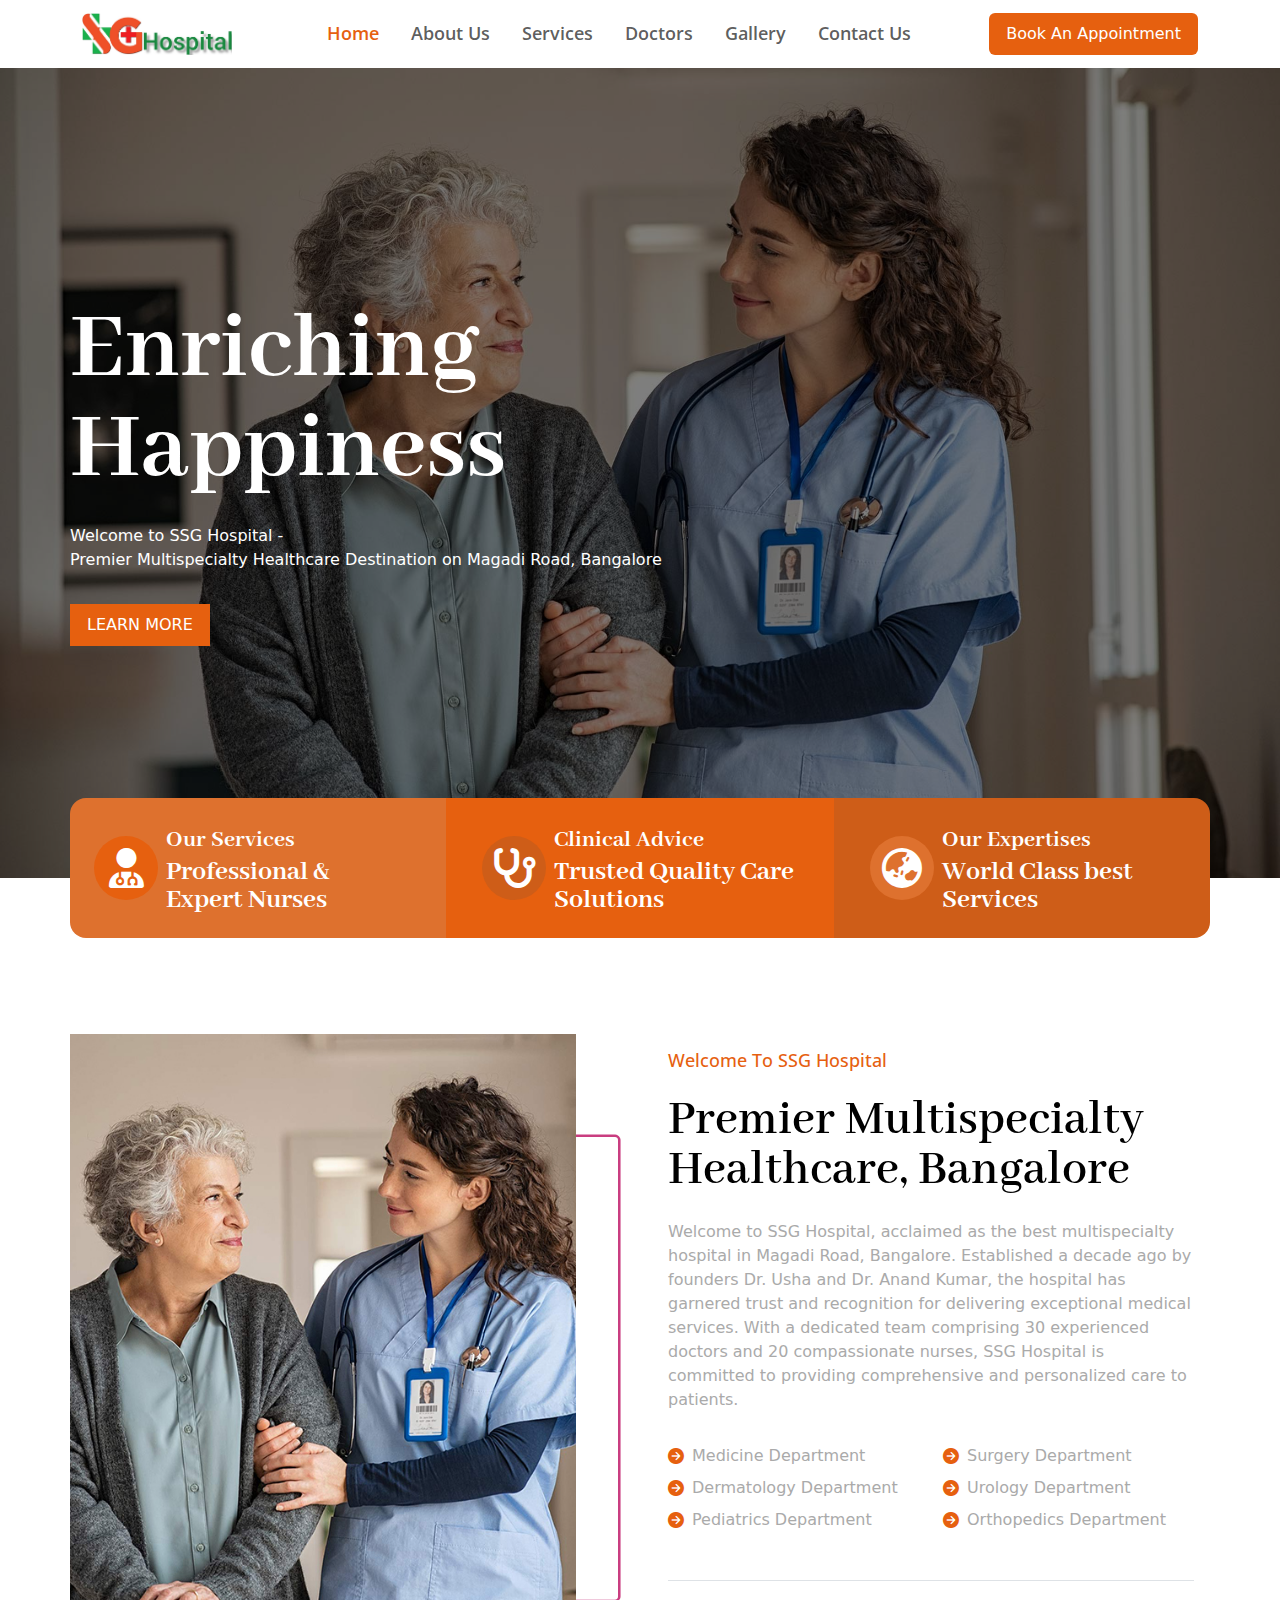
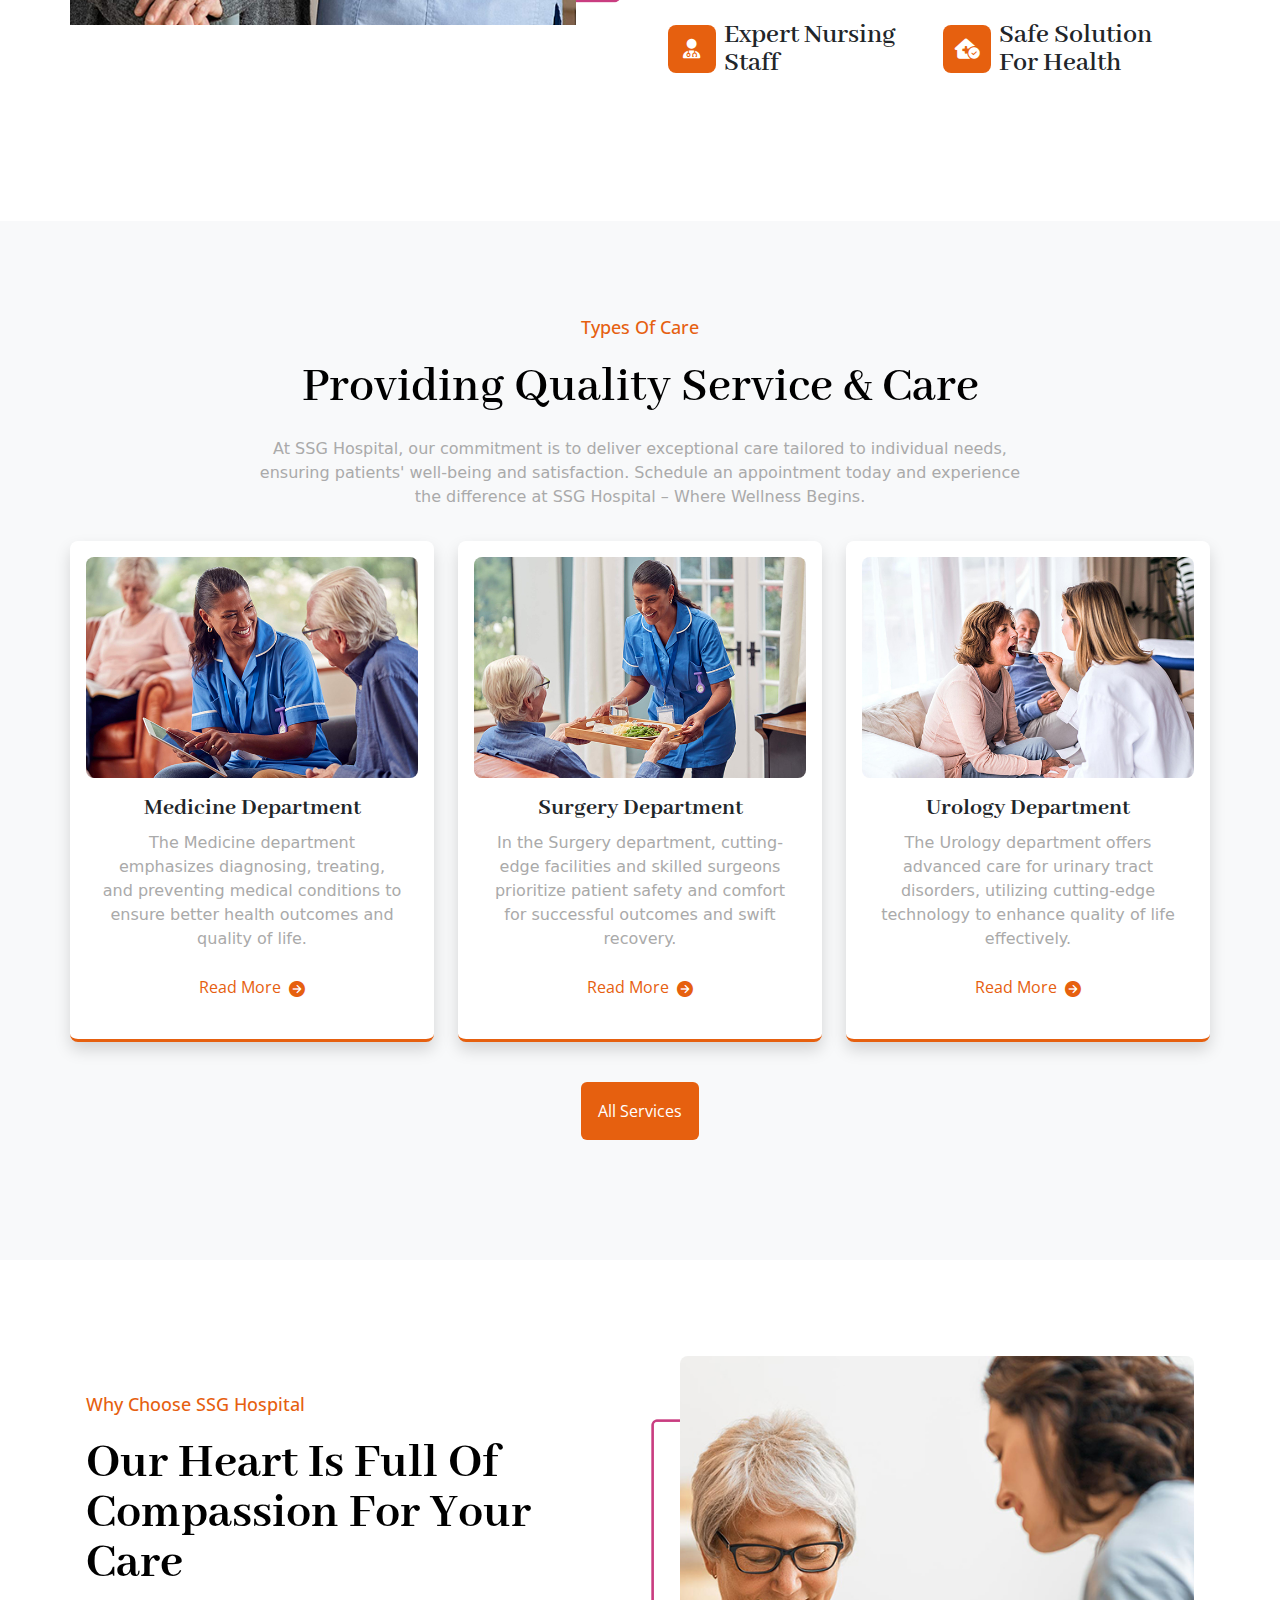
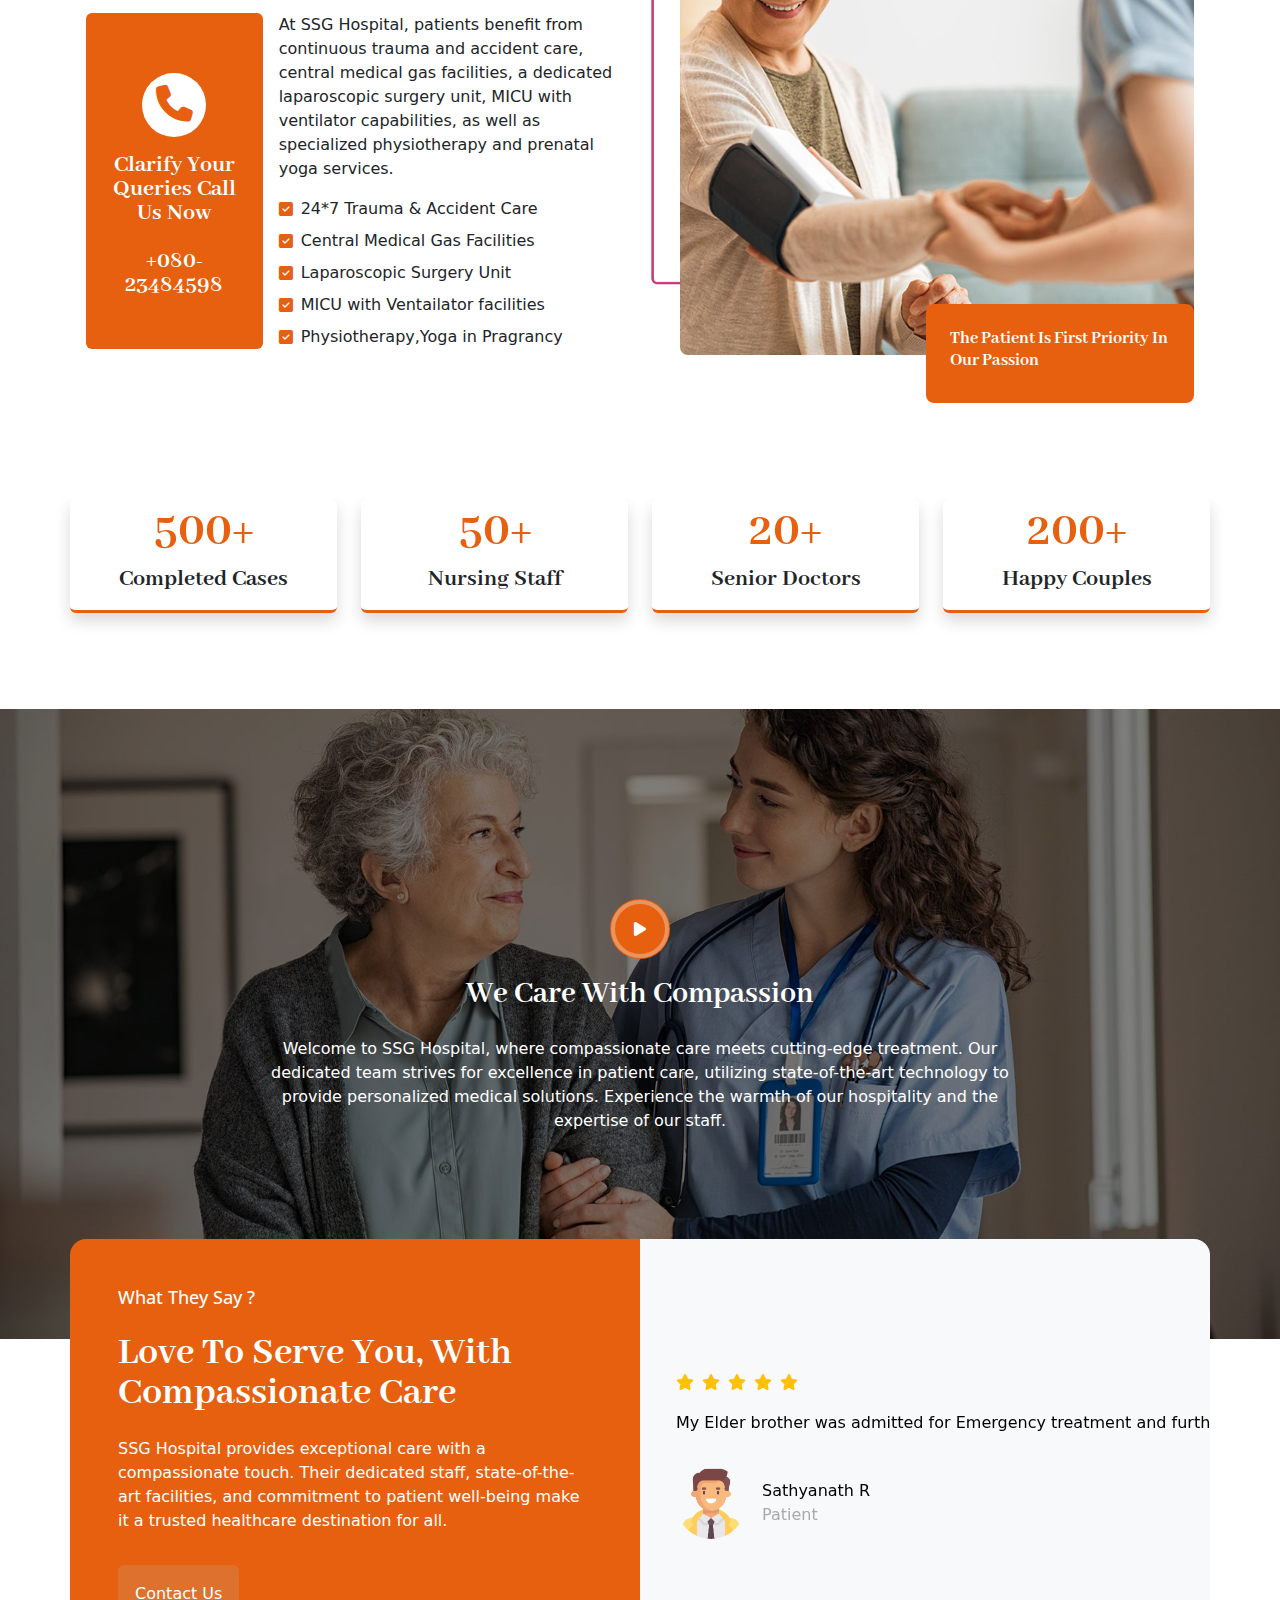
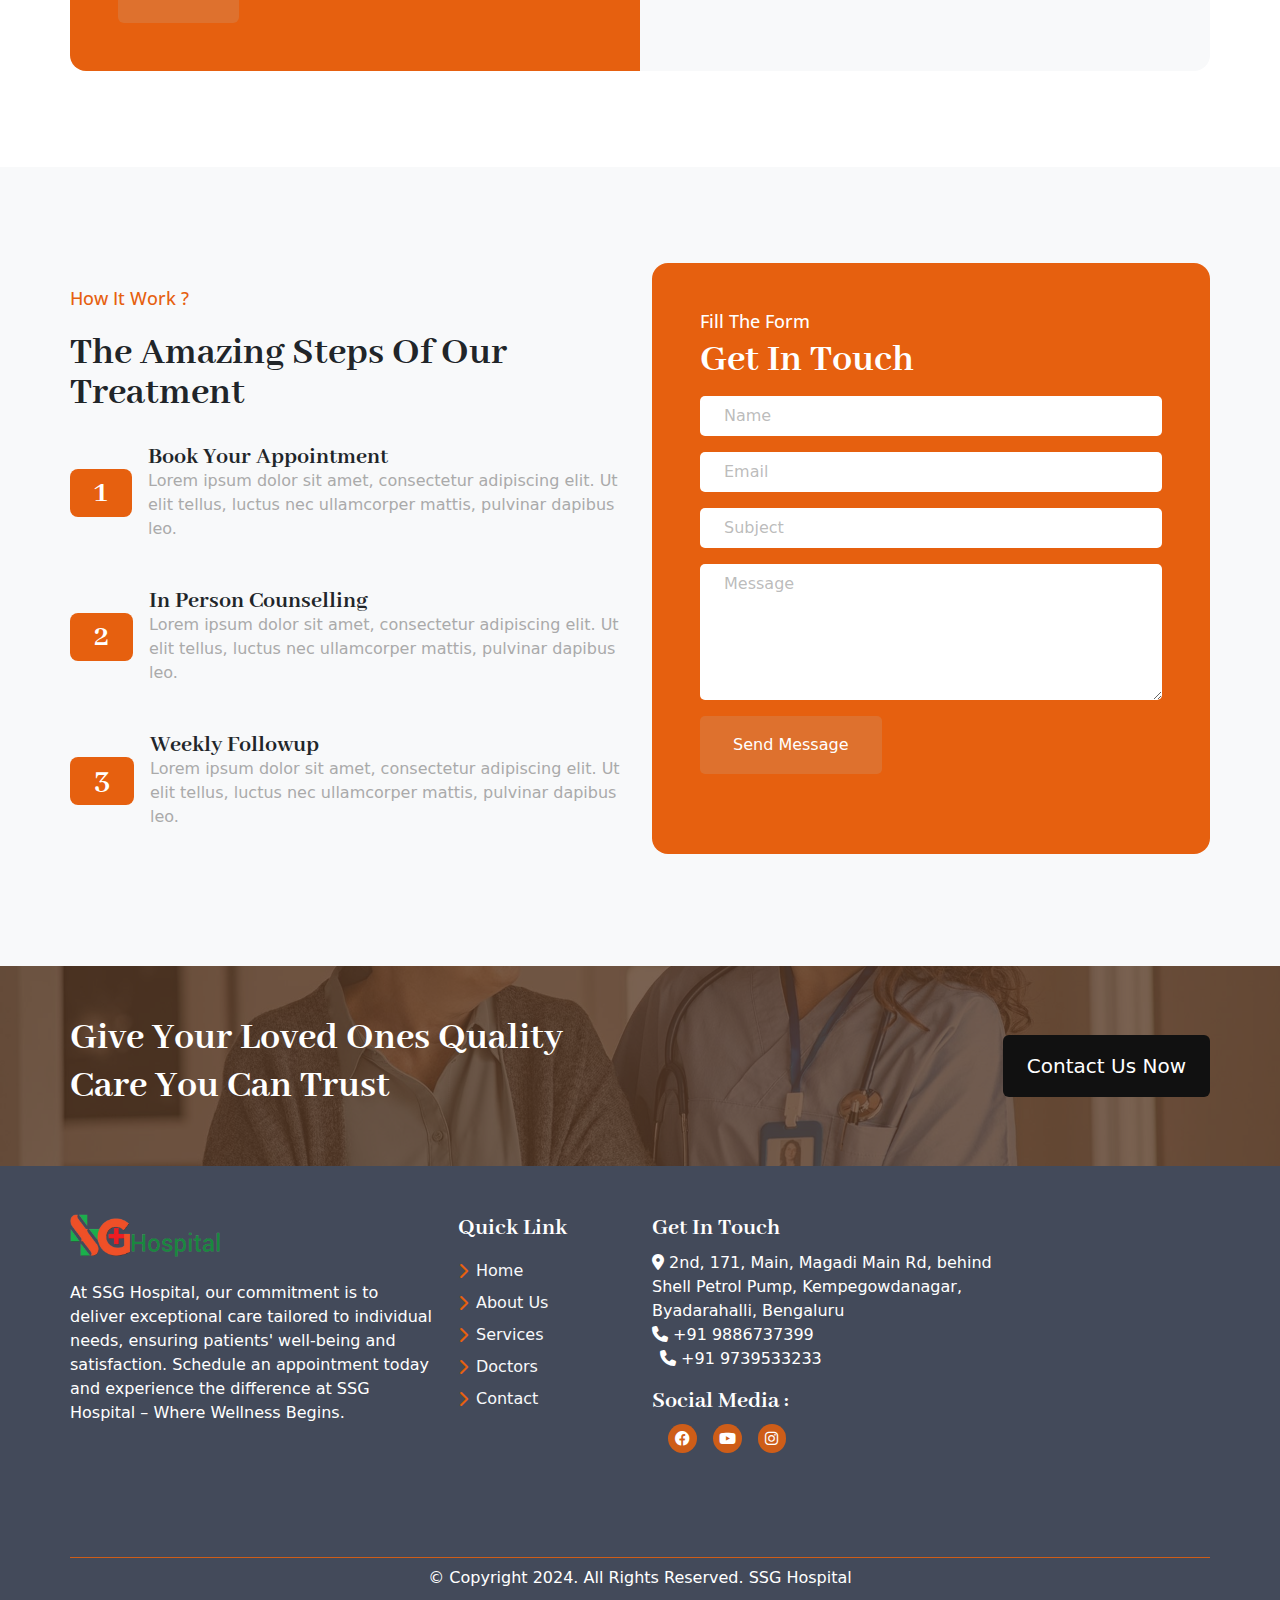
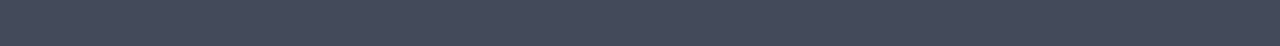
<file: index.html>
<!DOCTYPE html>
<html lang="en">

<head>
    <meta charset="UTF-8">
    <meta name="viewport" content="width=device-width, initial-scale=1.0">
    <link rel="icon" type="image/png" href="image/favicon-32x32.png">
    <!-- Stylesheet -->
    <link href="css/vendor/bootstrap.min.css" rel="stylesheet">
    <link rel="stylesheet" href="css/vendor/fontawesome.css">
    <link rel="stylesheet" href="css/vendor/brands.css">
    <link rel="stylesheet" href="css/vendor/regular.css">
    <link rel="stylesheet" href="css/vendor/solid.css">
    <link rel="stylesheet" href="css/vendor/swiper-bundle.min.css">
    <link rel="stylesheet" href="css/style.css">
    <title>SSG Hospital</title>
</head>

<body>
    <script src="js/vendor/bootstrap.bundle.min.js"></script>
    <script src="js/vendor/jquery.min.js"></script>
    <script src="js/vendor/swiper-bundle.min.js"></script>
    <script src="js/script.js"></script>
    <script src="js/swiper-script.js"></script>
    <script src="js/submit-form.js"></script>
    <script src="js/vendor/isotope.pkgd.min.js"></script>

    <!-- Header -->
    <section class="sticky-top bg-white">
        <div class="r-container">
            <nav class="navbar navbar-expand-lg">
                <div class="container-fluid">
                    <a class="navbar-brand" href="#">
                        <div class="logo-container">
                            <img src="image/logo.jpg" alt="" class="img-fluid">
                        </div>
                    </a>
                    <button class="navbar-toggler accent-color border-0" type="button" data-bs-toggle="collapse"
                        data-bs-target="#navbarSupportedContent" aria-controls="navbarSupportedContent"
                        aria-expanded="false" aria-label="Toggle navigation">
                        <i class="fa-solid fa-bars-staggered"></i>
                    </button>
                    <div class="collapse navbar-collapse" id="navbarSupportedContent">
                        <ul class="navbar-nav mx-auto mb-2 mb-lg-0 font-2 fw-semibold gap-lg-3">
                            <li class="nav-item">
                                <a class="nav-link active" aria-current="page" href="index.html">Home</a>
                            </li>
                            <li class="nav-item">
                                <a class="nav-link" href="about_us.html">About Us</a>
                            </li>
                            <li class="nav-item">
                                <a class="nav-link" href="service.html">Services</a>
                            </li>
                            <li class="nav-item">
                                <a class="nav-link" href="team.html">Doctors</a>
                            </li>
                            <li class="nav-item">
                                <a class="nav-link" href="gallery.html">Gallery</a>
                            </li>
                            <li class="nav-item">
                                <a class="nav-link" href="contact.html">Contact Us</a>
                            </li>
                        </ul>
                        <a href="tel:+91 9886737399" type="button" class="btn button bg-accent-color" type="submit">Book
                            An
                            Appointment</a>
                    </div>
                </div>
            </nav>
        </div>
    </section>
    <!-- End  of Header -->

    <main>
        <!-- Banner -->
        <section class="section image-infinite-bg position-relative"
            style="background-size: cover; background-position: center ;padding: 15em 1em 15em 1em;"
            data-images='["image/dummy-img-1920x900.jpg" , "image/dummy-img-1920x900.jpg"]'>
            <div class="r-container h-100">
                <div class="image-overlay"></div>
                <div class="d-flex flex-column justify-content-center gap-3 h-100 position-relative"
                    style="max-width: 768px; z-index: 2;">
                    <h1 class="text-title text-white fw-bold font-1 lh-1">Enriching <br> Happiness</h1>
                    <p class="text-white f-18 text-font">Welcome to SSG Hospital - <br>Premier Multispecialty Healthcare
                        Destination on Magadi Road, Bangalore
                    </p>
                    <div>
                        <a type="button" href="about_us.html" class="btn bg-accent-color text-font rounded-0">LEARN
                            MORE</a>
                    </div>
                </div>
            </div>
        </section>

        <section class="position-relative" style="margin-top: -80px;">
            <div class="r-container px-lg-0 px-4">
                <div class="overflow-hidden rounded-4">
                    <div class="row row-cols-1 row-cols-lg-3">
                        <div class="col bg-accent-color-1 text-white">
                            <div class="d-flex flex-row gap-2 align-items-center  p-4">
                                <div class="rounded-circle bg-accent-color icon-box">
                                    <i class="fa-solid fa-user-doctor"></i>
                                </div>
                                <div class="d-flex flex-column">
                                    <span class="fw-bold font-1 fs-4">Our Services</span>
                                    <span class="fw-bold font-1 fs-3 lh-1">
                                        Professional & Expert Nurses
                                    </span>
                                </div>
                            </div>
                        </div>
                        <div class="col bg-accent-color text-white ">
                            <div class="d-flex flex-row gap-2 align-items-center  p-4">
                                <div class="rounded-circle bg-accent-color-2 icon-box">
                                    <i class="fa-solid fa-stethoscope"></i>
                                </div>
                                <div class="d-flex flex-column">
                                    <span class="fw-bold font-1 fs-4">Clinical Advice</span>
                                    <span class="fw-bold font-1 fs-3 lh-1">
                                        Trusted Quality Care Solutions
                                    </span>
                                </div>
                            </div>
                        </div>
                        <div class="col bg-accent-color-2 text-white">
                            <div class="d-flex flex-row gap-2 align-items-center  p-4">
                                <div class="rounded-circle bg-accent-color-1 icon-box">
                                    <i class="fa-solid fa-earth-asia"></i>
                                </div>
                                <div class="d-flex flex-column">
                                    <span class="fw-bold font-1 fs-4">Our Expertises</span>
                                    <span class="fw-bold font-1 fs-3 lh-1">
                                        World Class best Services
                                    </span>
                                </div>
                            </div>
                        </div>
                    </div>
                </div>
            </div>
        </section>

        <!-- Welcome To Seniorsy -->
        <section class="section">
            <div class="r-container">
                <div class="row row-cols-1 row-cols-lg-2">
                    <div class="col mb-3 pe-lg-3 position-relative">
                        <div class="overlay right"></div>
                        <div class="position-relative pe-5">
                            <img src="image/home/overviewimg.jpg" alt="" class="img-fluid" style="z-index: -2;">
                        </div>
                    </div>
                    <div class="col mb-3">
                        <div class="d-flex flex-column gap-3 p-3">
                            <h6 class="accent-color font-2 ">Welcome To SSG Hospital</h6>
                            <h3 class="text-black font-1 lh-1 fw-semibold">Premier Multispecialty Healthcare, Bangalore
                            </h3>
                            <p class="text-gray">
                                Welcome to SSG Hospital, acclaimed as the best multispecialty hospital in Magadi Road,
                                Bangalore. Established a decade ago by founders Dr. Usha and Dr. Anand Kumar, the
                                hospital has garnered trust and recognition for delivering exceptional medical services.
                                With a dedicated team comprising 30 experienced doctors and 20 compassionate nurses, SSG
                                Hospital is committed to providing comprehensive and personalized care to patients.
                            </p>
                            <div class="row row-cols-2">
                                <div class="col mb-2">
                                    <div class="d-flex flex-row gap-2 align-items-center">
                                        <i class="fa-solid fa-circle-arrow-right accent-color"></i>
                                        <span class="text-gray">Medicine Department</span>
                                    </div>
                                </div>
                                <div class="col mb-2">
                                    <div class="d-flex flex-row gap-2 align-items-center">
                                        <i class="fa-solid fa-circle-arrow-right accent-color"></i>
                                        <span class="text-gray">Surgery Department</span>
                                    </div>
                                </div>
                                <div class="col mb-2">
                                    <div class="d-flex flex-row gap-2 align-items-center">
                                        <i class="fa-solid fa-circle-arrow-right accent-color"></i>
                                        <span class="text-gray">Dermatology Department
                                        </span>
                                    </div>
                                </div>
                                <div class="col mb-2">
                                    <div class="d-flex flex-row gap-2 align-items-center">
                                        <i class="fa-solid fa-circle-arrow-right accent-color"></i>
                                        <span class="text-gray">Urology Department</span>
                                    </div>
                                </div>
                                <div class="col mb-2">
                                    <div class="d-flex flex-row gap-2 align-items-center">
                                        <i class="fa-solid fa-circle-arrow-right accent-color"></i>
                                        <span class="text-gray">Pediatrics Department</span>
                                    </div>
                                </div>
                                <div class="col mb-2">
                                    <div class="d-flex flex-row gap-2 align-items-center">
                                        <i class="fa-solid fa-circle-arrow-right accent-color"></i>
                                        <span class="text-gray">Orthopedics Department
                                        </span>
                                    </div>
                                </div>
                            </div>
                            <div class="my-4 border-bottom w-100"></div>
                            <div class="row row-cols-1 row-cols-lg-2">
                                <div class="col mb-3">
                                    <div
                                        class="d-flex flex-lg-row flex-column justify-content-lg-start align-items-center gap-2 justify-content-center">
                                        <div class="bg-accent-color text-white rounded-3 icon-box"
                                            style="font-size: 20px; width: 3rem; height: 3rem;">
                                            <i class="fa-solid fa-user-doctor"></i>
                                        </div>
                                        <span class="font-1 fs-3 lh-1 fw-semibold">Expert Nursing Staff</span>
                                    </div>
                                </div>
                                <div class="col mb-3">
                                    <div
                                        class="d-flex flex-lg-row flex-column justify-content-lg-start align-items-center gap-2 justify-content-center">
                                        <div class="bg-accent-color text-white rounded-3 icon-box"
                                            style="font-size: 20px; width: 3rem; height: 3rem;">
                                            <i class="fa-solid fa-house-medical-circle-check"></i>
                                        </div>
                                        <span class="font-1 fs-3 lh-1 fw-semibold">Safe Solution For Health</span>
                                    </div>
                                </div>
                            </div>
                        </div>
                    </div>
                </div>
            </div>
        </section>

        <!-- Types Of Care -->
        <section class="section bg-light">
            <div class="r-container">
                <div class="d-flex flex-column gap-3 justify-content-center text-center">
                    <h6 class="accent-color font-2 ">Types Of Care</h6>
                    <h3 class="text-black font-1 lh-1 fw-semibold">Providing Quality Service & Care</h3>
                    <p class="text-gray mx-auto" style="max-width: 768px;">
                        At SSG Hospital, our commitment is to deliver exceptional care tailored to individual needs,
                        ensuring patients' well-being and satisfaction. Schedule an appointment today and experience the
                        difference at SSG Hospital – Where Wellness Begins.
                    </p>
                    <div class="row row-cols-1 row-cols-lg-3">
                        <div class="col">
                            <div class="card p-3 with-border-bottom border-0 shadow rounded-3">
                                <img src="image/services/ser1.jpg" class="card-img-top rounded-3" alt="...">
                                <div class="card-body ">
                                    <h5 class="font-1 fw-bold">Medicine Department</h5>
                                    <p class="text-gray">The Medicine department emphasizes diagnosing, treating, and
                                        preventing medical conditions to ensure better health outcomes and quality of
                                        life.</p>
                                    <div class="d-flex justify-content-center">
                                        <a type="button" href="single_service.html"
                                            class="btn post-button font-2 d-flex flex-row align-items-center gap-2">Read
                                            More <i class="fa-solid fa-circle-arrow-right mt-1"></i></a>
                                    </div>
                                </div>
                            </div>
                        </div>
                        <div class="col">
                            <div class="card p-3 with-border-bottom border-0 shadow rounded-3">
                                <img src="image/services/ser2.jpg" class="card-img-top rounded-3" alt="...">
                                <div class="card-body ">
                                    <h5 class="font-1 fw-bold">Surgery Department</h5>
                                    <p class="text-gray">In the Surgery department, cutting-edge facilities and skilled
                                        surgeons prioritize patient safety and comfort for successful outcomes and swift
                                        recovery.
                                    </p>
                                    <div class="d-flex justify-content-center">
                                        <a type="button" href="single_service.html"
                                            class="btn post-button font-2 d-flex flex-row align-items-center gap-2">Read
                                            More <i class="fa-solid fa-circle-arrow-right mt-1"></i></a>
                                    </div>
                                </div>
                            </div>
                        </div>
                        <div class="col">
                            <div class="card p-3 with-border-bottom border-0 shadow rounded-3">
                                <img src="image/services/ser3.jpg" class="card-img-top rounded-3" alt="...">
                                <div class="card-body ">
                                    <h5 class="font-1 fw-bold">Urology Department</h5>
                                    <p class="text-gray">The Urology department offers advanced care for urinary tract
                                        disorders, utilizing cutting-edge technology to enhance quality of life
                                        effectively.</p>
                                    <div class="d-flex justify-content-center">
                                        <a type="button" href="single_service.html"
                                            class="btn post-button font-2 d-flex flex-row align-items-center gap-2">Read
                                            More <i class="fa-solid fa-circle-arrow-right mt-1"></i></a>
                                    </div>
                                </div>
                            </div>
                        </div>
                    </div>
                    <div class="d-flex justify-content-center my-4">
                        <a href="service.html" type="button" class="btn bg-accent-color p-3 font-2">All Services</a>
                    </div>
                </div>
            </div>
        </section>

        <!-- Why Choose Seniorsy -->
        <section class="section">
            <div class="r-container">
                <div class="d-flex flex-lg-row flex-column-reverse">
                    <div class="col mb-3">
                        <div class="d-flex flex-column gap-3 p-3 h-100 justify-content-center">
                            <h6 class="accent-color font-2 ">Why Choose SSG Hospital</h6>
                            <h3 class="text-black font-1 lh-1 fw-bold">Our Heart Is Full Of Compassion For Your Care
                            </h3>
                            <div class="d-flex flex-lg-row flex-column">
                                <div
                                    class="col text-white gap-3 col-lg-4 rounded-2 bg-accent-color p-3 text-center d-flex flex-column justify-content-center align-items-center">
                                    <a href="tel:+91 080-23484598"><div class="rounded-circle p-1 bg-white accent-color"
                                        style="width: 4rem; height: 4rem; font-size: 2.3rem;">
                                        <a href="tel:+91 08023484598"><i style="color: #E6600F;" class="fa-solid fa-phone"></i></a>
                                    </div></a>
                                    <h5 class="font-1 lh-1 fw-bold">Clarify Your Queries Call Us Now</h5>
                                    <a href="tel:+91 08023484598">
                                        <h5 class="font-1 lh-1 fw-bold" style="
                                        color: white;
                                    ">+080-23484598</h5>
                                    </a>
                                </div>
                                <div class="col col-lg-8">
                                    <div class="d-flex flex-column ps-3">
                                        <p>
                                            At SSG Hospital, patients benefit from continuous trauma and accident care,
                                            central medical gas facilities, a dedicated laparoscopic surgery unit, MICU
                                            with ventilator capabilities, as well as specialized physiotherapy and
                                            prenatal yoga services.
                                        </p>
                                        <div class="d-flex flex-column gap-2">
                                            <div class="d-flex flex-row gap-2 align-items-center">
                                                <i class="fa-solid fa-square-check accent-color"></i>
                                                24*7 Trauma & Accident Care
                                            </div>
                                            <div class="d-flex flex-row gap-2 align-items-center">
                                                <i class="fa-solid fa-square-check accent-color"></i>
                                                Central Medical Gas Facilities
                                            </div>
                                            <div class="d-flex flex-row gap-2 align-items-center">
                                                <i class="fa-solid fa-square-check accent-color"></i>
                                                Laparoscopic Surgery Unit
                                            </div>
                                            <div class="d-flex flex-row gap-2 align-items-center">
                                                <i class="fa-solid fa-square-check accent-color"></i>
                                                MICU with Ventailator facilities
                                            </div>
                                            <div class="d-flex flex-row gap-2 align-items-center">
                                                <i class="fa-solid fa-square-check accent-color"></i>
                                                Physiotherapy,Yoga in Pragrancy
                                            </div>
                                        </div>
                                    </div>
                                </div>
                            </div>
                        </div>
                    </div>
                    <div class="col mb-5 pe-lg-3 position-relative">
                        <div class="overlay left"></div>
                        <div class="position-relative ps-5">
                            <img src="image/home/whychoose.jpg" alt="" class="img-fluid rounded-3" style="z-index: -2;">
                            <div class="position-absolute bottom-0 end-0 d-flex justify-content-end">
                                <div class=" bg-accent-color rounded-3 p-4 w-75" style="margin-bottom: -3rem;">
                                    <h6 class="font-1 text-white fw-bold">The Patient Is First Priority In Our Passion
                                    </h6>
                                </div>
                            </div>
                        </div>
                    </div>
                </div>
            </div>
        </section>

        <section class="section pt-0">
            <div class="r-container">
                <div class="row row-cols-1 row-cols-lg-4">
                    <div class="col">
                        <div
                            class="card with-border-bottom border-0 shadow d-flex flex-column justify-content-center  align-items-center p-2">
                            <h3 class="accent-color font-1 fw-bold lh-1">500+</h3>
                            <h5 class="font-1 fw-bold">Completed Cases</h5>
                        </div>
                    </div>
                    <div class="col">
                        <div
                            class="card with-border-bottom border-0 shadow d-flex flex-column justify-content-center  align-items-center p-2">
                            <h3 class="accent-color font-1 fw-bold lh-1">50+</h3>
                            <h5 class="font-1 fw-bold">Nursing Staff</h5>
                        </div>
                    </div>
                    <div class="col">
                        <div
                            class="card with-border-bottom border-0 shadow d-flex flex-column justify-content-center  align-items-center p-2">
                            <h3 class="accent-color font-1 fw-bold lh-1">20+</h3>
                            <h5 class="font-1 fw-bold">Senior Doctors</h5>
                        </div>
                    </div>
                    <div class="col">
                        <div
                            class="card with-border-bottom border-0 shadow d-flex flex-column justify-content-center  align-items-center p-2">
                            <h3 class="accent-color font-1 fw-bold lh-1">200+</h3>
                            <h5 class="font-1 fw-bold">Happy Couples</h5>
                        </div>
                    </div>
                </div>
            </div>
        </section>

        <!-- We Care With Compassion -->
        <section class="position-relative" style="background-image: url(image/dummy-img-1920x900.jpg);">
            <div class="r-container">
                <div class="image-overlay"></div>
                <div class="d-flex flex-column justify-content-center align-items-center text-center position-relative gap-3"
                    style="z-index: 2; min-height: 70vh;">
                    <div>
                        <!-- Button trigger modal -->
                        <div class="d-flex flex-row gap-3 align-items-center">
                            <button type="button" class="btn request-loader" data-bs-toggle="modal"
                                data-bs-target="#videomodal">
                                <i class="fa-solid fa-play"></i>
                            </button>
                        </div>
                    </div>
                    <h4 class="font-1 text-white fw-bold">We Care With Compassion</h4>
                    <p class="text-white" style="max-width: 768px;">
                        Welcome to SSG Hospital, where compassionate care meets cutting-edge treatment. Our dedicated
                        team strives for excellence in patient care, utilizing state-of-the-art technology to provide
                        personalized medical solutions. Experience the warmth of our hospitality and the expertise of
                        our staff.
                    </p>
                </div>
            </div>
            <!-- Modal -->
            <div class="modal fade bg-overlay" id="videomodal" tabindex="-1" aria-labelledby="exampleModalLabel"
                aria-hidden="true">
                <div class="modal-dialog modal-dialog-centered modal-lg">
                    <div class="modal-content bg-dark-color">
                        <iframe width="560" height="315"
                            src="https://www.youtube.com/embed/sFwRQQP2uB4?si=rg2wzl4LqhKWBI70"
                            title="YouTube video player" frameborder="0"
                            allow="accelerometer; autoplay; clipboard-write; encrypted-media; gyroscope; picture-in-picture; web-share"
                            allowfullscreen></iframe>
                    </div>
                </div>
            </div>
        </section>

        <!-- What They Say ? -->
        <section class="section pt-0 position-relative" style="margin-top: -100px;">
            <div class="r-container">
                <div class="overflow-hidden rounded-4">
                    <div class="row row-cols-1 row-cols-lg-2">
                        <div class="col bg-accent-color text-white ">
                            <div class="d-flex flex-column gap-3 p-5 h-100 justify-content-center">
                                <h6 class="font-2 ">What They Say ?</h6>
                                <h3 class="font-1 lh-1 fw-bold fs-1">Love To Serve You, With Compassionate Care</h3>
                                <p class="fs-6">
                                    SSG Hospital provides exceptional care with a compassionate touch. Their dedicated
                                    staff, state-of-the-art facilities, and commitment to patient well-being make it a
                                    trusted healthcare destination for all.
                                </p>
                                <div>
                                    <a href="contact.html" type="button" class="btn bg-accent-color-1 p-3">Contact
                                        Us</a>
                                </div>
                            </div>
                        </div>
                        <div class="col bg-light text-white">
                            <div class="overflow-hidden h-100 d-flex align-items-center">
                                <div class="swiper">
                                    <!-- Additional required wrapper -->
                                    <div class="swiper-wrapper">
                                        <!-- Slides -->
                                        <div class="swiper-slide">
                                            <div class="d-flex flex-column gap-3 p-4 text-black">
                                                <ul class="d-flex flex-row gap-2 p-0 m-0 text-warning"
                                                    style="list-style: none;">
                                                    <li><i class="fa-solid fa-star"></i></li>
                                                    <li><i class="fa-solid fa-star"></i></li>
                                                    <li><i class="fa-solid fa-star"></i></li>
                                                    <li><i class="fa-solid fa-star"></i></li>
                                                    <li><i class="fa-solid fa-star"></i></li>
                                                </ul>
                                                <p>My Elder brother was admitted for Emergency treatment and further
                                                    advised admission in hospital.

                                                    There is good team lead by Dr.Anand who has explained medical
                                                    condition of patient and taken nice care. The panel of doctors who
                                                    we have interacted are well qualified.

                                                    It is a small hospital with nice setup 👌
                                                </p>
                                                <div class="d-flex justify-content-between">
                                                    <div class="d-flex flex-row gap-3">
                                                        <img src="image/testimonial/man.png" alt=""
                                                            class="img-fluid rounded-circle" width="70" height="70">
                                                        <div class="d-flex flex-column h-100 justify-content-center">
                                                            <span class="text-black">Sathyanath R</span>
                                                            <span class="text-gray">Patient</span>
                                                        </div>
                                                    </div>
                                                    <div class="accent-color" style="font-size: 3rem;">
                                                        <i class="fa-solid fa-quote-right"></i>
                                                    </div>
                                                </div>
                                            </div>
                                        </div>
                                        <div class="swiper-slide">
                                            <div class="d-flex flex-column gap-3 p-4 text-black">
                                                <ul class="d-flex flex-row gap-2 p-0 m-0 text-warning"
                                                    style="list-style: none;">
                                                    <li><i class="fa-solid fa-star"></i></li>
                                                    <li><i class="fa-solid fa-star"></i></li>
                                                    <li><i class="fa-solid fa-star"></i></li>
                                                    <li><i class="fa-solid fa-star"></i></li>
                                                    <li><i class="fa-solid fa-star"></i></li>
                                                </ul>
                                                <p>Good hospitality, clean and hygienic doctors are very carring and we
                                                    are very happy and satisfied with the environment and the staf.
                                                </p>
                                                <div class="d-flex justify-content-between">
                                                    <div class="d-flex flex-row gap-3">
                                                        <img src="image/testimonial/men1.png" alt=""
                                                            class="img-fluid rounded-circle" width="70" height="70">
                                                        <div class="d-flex flex-column h-100 justify-content-center">
                                                            <span class="text-black">Srinivas Murthy</span>
                                                            <span class="text-gray">patient</span>
                                                        </div>
                                                    </div>
                                                    <div class="accent-color" style="font-size: 3rem;">
                                                        <i class="fa-solid fa-quote-right"></i>
                                                    </div>
                                                </div>
                                            </div>
                                        </div>
                                        <div class="swiper-slide">
                                            <div class="d-flex flex-column gap-3 p-4 text-black">
                                                <ul class="d-flex flex-row gap-2 p-0 m-0 text-warning"
                                                    style="list-style: none;">
                                                    <li><i class="fa-solid fa-star"></i></li>
                                                    <li><i class="fa-solid fa-star"></i></li>
                                                    <li><i class="fa-solid fa-star"></i></li>
                                                    <li><i class="fa-solid fa-star"></i></li>
                                                    <li><i class="fa-solid fa-star"></i></li>
                                                </ul>
                                                <p>Ssg hospital was good treatment and affordable price Dr Anand and Mr
                                                    Sachin , staffs was excellent but i recently visited hospital for
                                                    general checkup there was duty doctor name called Dr manohar he
                                                    behavior with patient was very rudely and unprofessional he doesn't
                                                    take proper history from patient he write unecassary medication to
                                                    patient i request to Dr Anand to change duty doctor
                                                </p>
                                                <div class="d-flex justify-content-between">
                                                    <div class="d-flex flex-row gap-3">
                                                        <img src="image/testimonial/girl.png" alt=""
                                                            class="img-fluid rounded-circle" width="70" height="70">
                                                        <div class="d-flex flex-column h-100 justify-content-center">
                                                            <span class="text-black">Harsha Prince</span>
                                                            <span class="text-gray">patient</span>
                                                        </div>
                                                    </div>
                                                    <div class="accent-color" style="font-size: 3rem;">
                                                        <i class="fa-solid fa-quote-right"></i>
                                                    </div>
                                                </div>
                                            </div>
                                        </div>
                                    </div>
                                    <!-- If we need pagination -->
                                    <div class="swiper-pagination"></div>
                                </div>
                            </div>
                        </div>
                    </div>
                </div>
            </div>
        </section>

        <!-- How It Work ? -->
        <section class="section bg-light">
            <div class="r-container">
                <div class="row row-cols-1 row-cols-lg-2">
                    <div class="col mb-3">
                        <div class="d-flex flex-column gap-3 h-100 justify-content-center">
                            <h6 class="font-2 accent-color">How It Work ?</h6>
                            <h3 class="font-1 lh-1 fw-bold fs-1 mb-3">The Amazing Steps Of Our Treatment</h3>
                            <div class="d-flex flex-column gap-5">
                                <div class="d-flex flex-row gap-3 align-items-center">
                                    <div class="bg-accent-color rounded-3 py-2 px-4 text-white">
                                        <h4 class="lh-1 m-0 p-0 fw-bold font-1">1</h4>
                                    </div>
                                    <div class="d-flex flex-column">
                                        <h5 class="font-1 fw-bold lh-1 m-0">
                                            Book Your Appointment
                                        </h5>
                                        <p class="text-gray m-0">
                                            Lorem ipsum dolor sit amet, consectetur adipiscing elit. Ut elit tellus,
                                            luctus nec ullamcorper mattis, pulvinar dapibus leo.
                                        </p>
                                    </div>
                                </div>
                                <div class="d-flex flex-row gap-3 align-items-center">
                                    <div class="bg-accent-color rounded-3 py-2 px-4 text-white">
                                        <h4 class="lh-1 m-0 p-0 fw-bold font-1">2</h4>
                                    </div>
                                    <div class="d-flex flex-column">
                                        <h5 class="font-1 fw-bold lh-1 m-0">
                                            In Person Counselling
                                        </h5>
                                        <p class="text-gray m-0">
                                            Lorem ipsum dolor sit amet, consectetur adipiscing elit. Ut elit tellus,
                                            luctus nec ullamcorper mattis, pulvinar dapibus leo.
                                        </p>
                                    </div>
                                </div>
                                <div class="d-flex flex-row gap-3 align-items-center">
                                    <div class="bg-accent-color rounded-3 py-2 px-4 text-white">
                                        <h4 class="lh-1 m-0 p-0 fw-bold font-1">3</h4>
                                    </div>
                                    <div class="d-flex flex-column">
                                        <h5 class="font-1 fw-bold lh-1 m-0">
                                            Weekly Followup
                                        </h5>
                                        <p class="text-gray m-0">
                                            Lorem ipsum dolor sit amet, consectetur adipiscing elit. Ut elit tellus,
                                            luctus nec ullamcorper mattis, pulvinar dapibus leo.
                                        </p>
                                    </div>
                                </div>
                            </div>
                        </div>
                    </div>
                    <div class="col mb-3">
                        <div class="bg-accent-color rounded-4">
                            <div class="h-100 d-flex flex-column p-5">
                                <h6 class="font-2 text-white">Fill The Form</h6>
                                <h3 class="font-1 lh-1 fw-bold fs-1 mb-3 text-white">Get In Touch</h3>
                                <div class="success_msg toast align-items-center w-100 shadow-none mb-3 border border-success rounded-0 my-4"
                                    role="alert" aria-live="assertive" aria-atomic="true">
                                    <div class="d-flex p-2">
                                        <div
                                            class="toast-body f-18 d-flex flex-row gap-3 align-items-center text-success">
                                            <i class="fa-solid fa-check f-36 text-success"></i>
                                            Your Message Successfully Send.
                                        </div>
                                        <button type="button"
                                            class="me-2 m-auto bg-transparent border-0 ps-1 pe-0 text-success"
                                            data-bs-dismiss="toast" aria-label="Close"><i
                                                class="fa-solid fa-xmark"></i></button>
                                    </div>
                                </div>
                                <div class="error_msg toast align-items-center w-100 shadow-none border-danger mb-3 my-4 border rounded-0"
                                    role="alert" aria-live="assertive" aria-atomic="true">
                                    <div class="d-flex p-2">
                                        <div
                                            class="toast-body f-18 d-flex flex-row gap-3 align-items-center text-danger">
                                            <i class="fa-solid fa-triangle-exclamation f-36 text-danger"></i>
                                            Something Wrong ! Send Form Failed.
                                        </div>
                                        <button type="button"
                                            class="me-2 m-auto bg-transparent border-0 ps-1 pe-0 text-danger"
                                            data-bs-dismiss="toast" aria-label="Close"><i
                                                class="fa-solid fa-xmark"></i></button>
                                    </div>
                                </div>
                                <form action=""
                                    class="d-flex flex-column h-100 justify-content-center w-100 needs-validation mb-3 form"
                                    novalidate>
                                    <div class="mb-3">
                                        <input type="text" class="form-control py-2 px-4" name="name" id="name"
                                            placeholder="Name" required>
                                        <div class="invalid-feedback">
                                            The field is required.
                                        </div>
                                    </div>
                                    <div class="mb-3">
                                        <input type="email" class="form-control py-2 px-4" name="email" id="email"
                                            placeholder="Email" required>
                                        <div class="invalid-feedback">
                                            The field is required.
                                        </div>
                                    </div>
                                    <div class="mb-3">
                                        <input type="text" class="form-control py-2 px-4" name="subject" id="subject"
                                            placeholder="Subject" required>
                                        <div class="invalid-feedback">
                                            The field is required.
                                        </div>
                                    </div>
                                    <div class="mb-3">
                                        <textarea class="form-control py-2 px-4" id="message" name="message" rows="5"
                                            placeholder="Message"></textarea>
                                    </div>
                                    <div class="mb-3">
                                        <button type="submit" class="btn submit_form py-3">
                                            Send Message
                                        </button>
                                    </div>
                                </form>

                            </div>
                        </div>
                    </div>
                </div>
            </div>
        </section>
    </main>

    <footer>
        <section class="py-5 position-relative" style="background-image: url(image/dummy-img-1920x900.jpg);">
            <div class="r-container">
                <div class="image-overlay-2"></div>
                <div class="position-relative" style="z-index: 2;">
                    <div class="row row-cols-1 row-cols-lg-2 text-lg-start text-center px-lg-0 px-3">
                        <div class="col">
                            <h4 class="text-white font-1 fw-bold fs-1">
                                Give Your Loved Ones Quality Care You Can Trust</h4>
                        </div>
                        <div class="col">
                            <div class="d-flex justify-content-lg-end justify-content-center h-100 align-items-center">
                                <a href="tel:+91 9886737399" type="button" class="btn btn-dark px-4 py-3 fs-5">Contact Us
                                    Now</a>
                            </div>
                        </div>
                    </div>
                </div>
            </div>
        </section>
        <section class="px-lg-0 px-4 py-lg-5 py-4 bg-accent-color-1" style="background-color: #434A5A;">
            <div class="r-container text-white">
                <div class="row row-cols-1 row-cols-lg-4">
                    <div class="col col-lg-4 mb-3">
                        <div class="d-flex flex-column h-100 justify-content-center" style="padding-bottom: 100px;">
                            <div class="logo-container">
                                <a href="index.html"><img src="image/logo-2.png" alt="Logo" class="img-fluid"></a>
                            </div>
                            <p><br>
                                At SSG Hospital, our commitment is to deliver exceptional care tailored to individual
                                needs, ensuring patients' well-being and satisfaction. Schedule an appointment today and
                                experience the difference at SSG Hospital – Where Wellness Begins.
                            </p>
                        </div>
                    </div>
                    <div class="col col-lg-2 mb-3">
                        <div class="d-flex flex-column">
                            <h5 class="font-1 fw-bold mb-3">Quick Link</h5>
                            <div class="d-flex flex-column gap-2">
                                <a href="index.html" class="d-flex flex-row gap-2 align-items-center link-light"><i
                                        class="fa-solid fa-chevron-right accent-color"></i> Home</a>
                                <a href="about_us.html" class="d-flex flex-row gap-2 align-items-center link-light"><i
                                        class="fa-solid fa-chevron-right accent-color"></i> About Us</a>
                                <a href="service.html" class="d-flex flex-row gap-2 align-items-center link-light"><i
                                        class="fa-solid fa-chevron-right accent-color"></i> Services</a>
                                <a href="team.html" class="d-flex flex-row gap-2 align-items-center link-light"><i
                                        class="fa-solid fa-chevron-right accent-color"></i> Doctors</a>
                                <a href="contact.html" class="d-flex flex-row gap-2 align-items-center link-light"><i
                                        class="fa-solid fa-chevron-right accent-color"></i> Contact</a>
                            </div>
                        </div>
                    </div>

                    <div class="col col-lg-4 mb-3">
                        <div class="d-flex flex-column mb-3">
                            <h5 class="font-1 fw-bold mb-2">Get In Touch</h5>
                            <div class="d-flex flex-wrap">
                                <div class="d-flex flex-row me-2 gap-2 align-items-center">
                                    <a href="https://maps.app.goo.gl/4xQ3LSbhwX3GyUTFA" style="color:white"><i
                                            class="fa-solid fa-location-dot"></i>
                                        2nd, 171, Main, Magadi Main Rd, behind Shell Petrol Pump, Kempegowdanagar,
                                        Byadarahalli, Bengaluru</a>
                                </div>
                                
                                <div class="d-flex flex-row me-2 gap-2 align-items-center">
                                    <a href="tel:+91 9886737399" style="color: white;"><i class="fa-solid fa-phone"></i>
                                        +91 9886737399 &nbsp;&nbsp;&nbsp;
                                </div>
                                <div class="d-flex flex-row me-2 gap-2 align-items-center">
                                    <a href="tel:+91 9739533233" style="color: white;"><i class="fa-solid fa-phone"></i>
                                        +91 9739533233
                                </div>
                            </div>
                        </div>
                        <div class="d-flex flex-column mb-3">
                            <h5 class="font-1 fw-bold mb-2">Social Media :</h5>
                            <div class="social-container">
                                <a href="https://www.facebook.com/ssghospital/" class="social-item">
                                    <i class="fa-brands fa-facebook"></i>
                                </a>
                                <a href="https://youtu.be/sFwRQQP2uB4?si=Rb5oPVHffLI9HiSq" class="social-item">
                                    <i class="fa-brands fa-youtube"></i>
                                </a>
                                <a href="https://www.instagram.com/s.s.g_hospital/" class="social-item">
                                    <i class="fa-brands fa-instagram"></i>
                                </a>
                            </div>
                        </div>
                    </div>
                    <div class="col col-lg-2 mb-3">
                        <div class="d-flex flex-column">
                            <div class="d-flex flex-column gap-2">
                                <iframe
                                    src="https://www.google.com/maps/embed?pb=!1m18!1m12!1m3!1d124408.35007034965!2d77.3970661438277!3d12.987136424215509!2m3!1f0!2f0!3f0!3m2!1i1024!2i768!4f13.1!3m3!1m2!1s0x3bae3c6cd9adf681%3A0xae35fd7f2420cb51!2sS.S.G%20HOSPITAL!5e0!3m2!1sen!2sin!4v1708515369681!5m2!1sen!2sin"
                                    width="270" height="260" style="border:0;" allowfullscreen="" loading="lazy"
                                    referrerpolicy="no-referrer-when-downgrade"></iframe>
                            </div>
                        </div>
                    </div>
                </div>
                <div class="w-100" style="border-bottom: 1px solid var(--accent-color-2);"></div>
                <div class="text-center p-2">© Copyright 2024. All Rights Reserved. SSG Hospital</div>
            </div>
        </section>
    </footer>


    <script src="js/vendor/fslightbox.js"></script>
    <script src="js/masonry.js"></script>
</body>

</html>
</file>
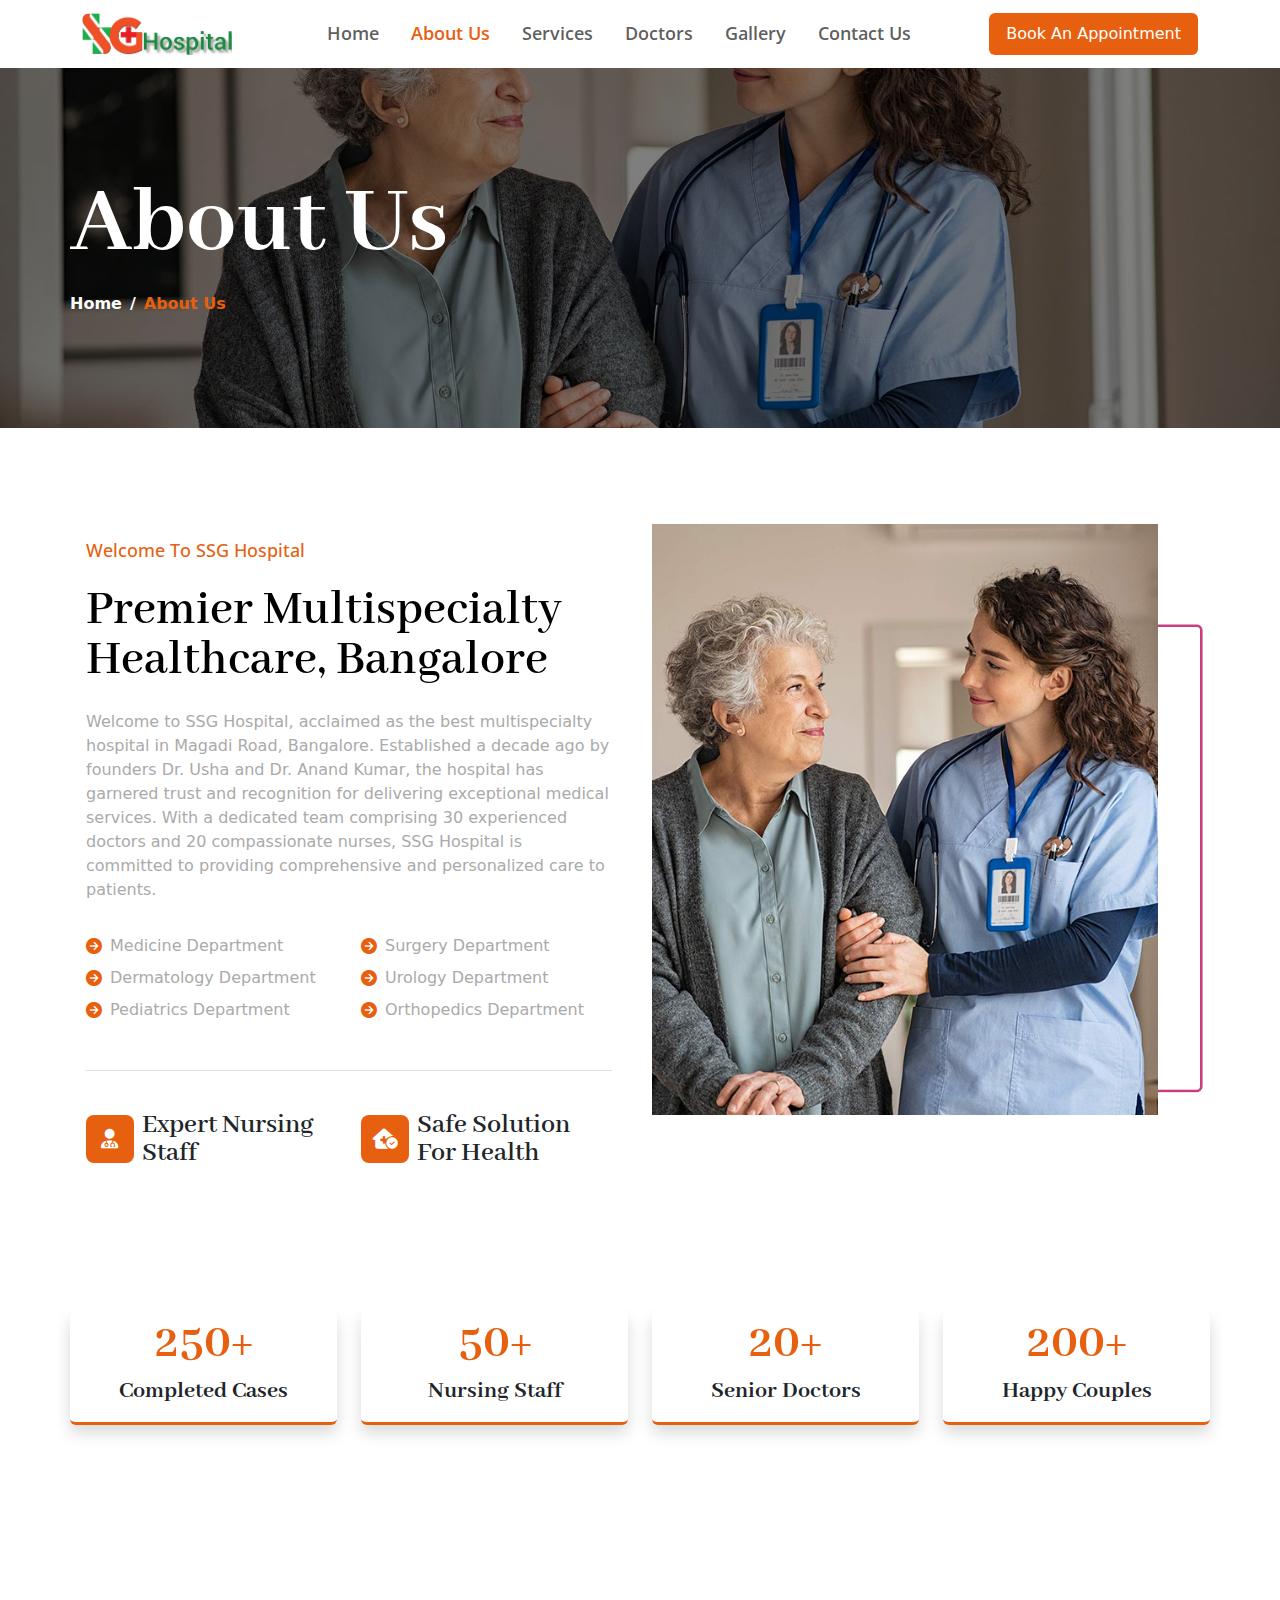
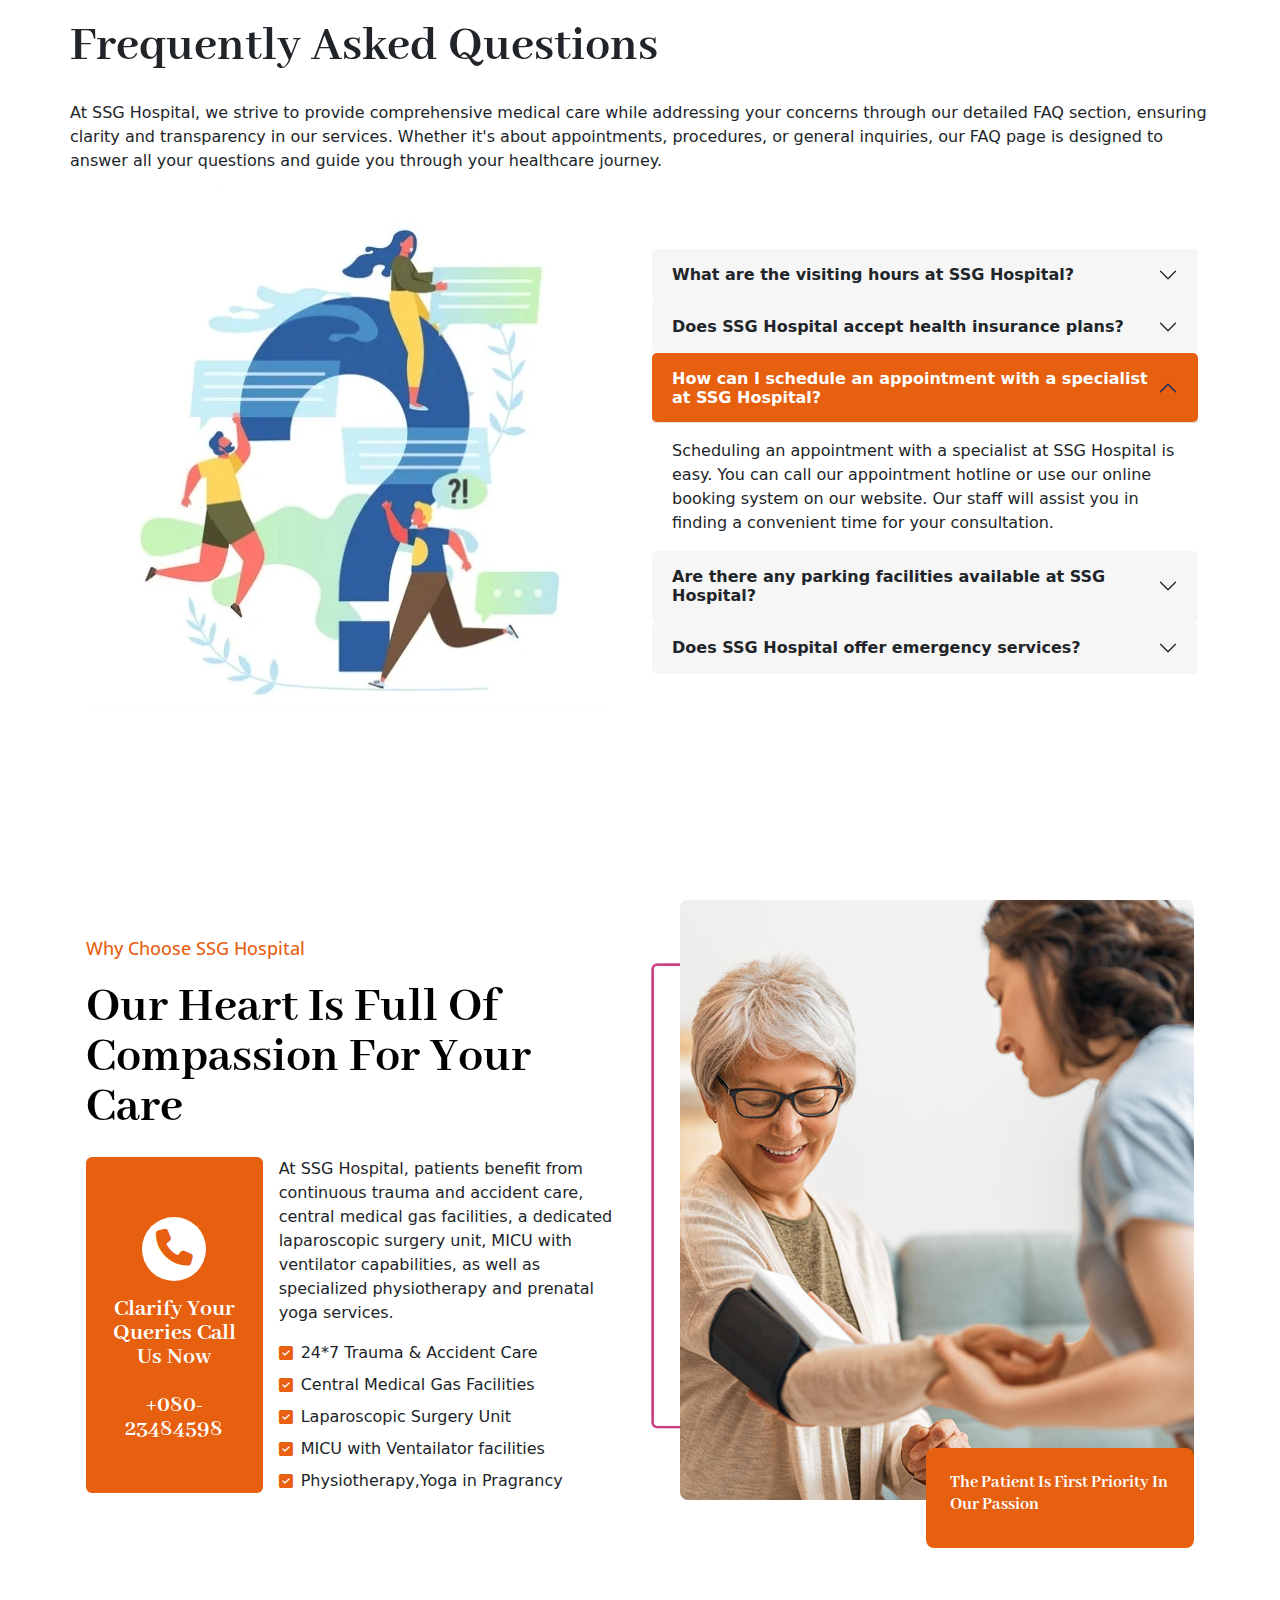
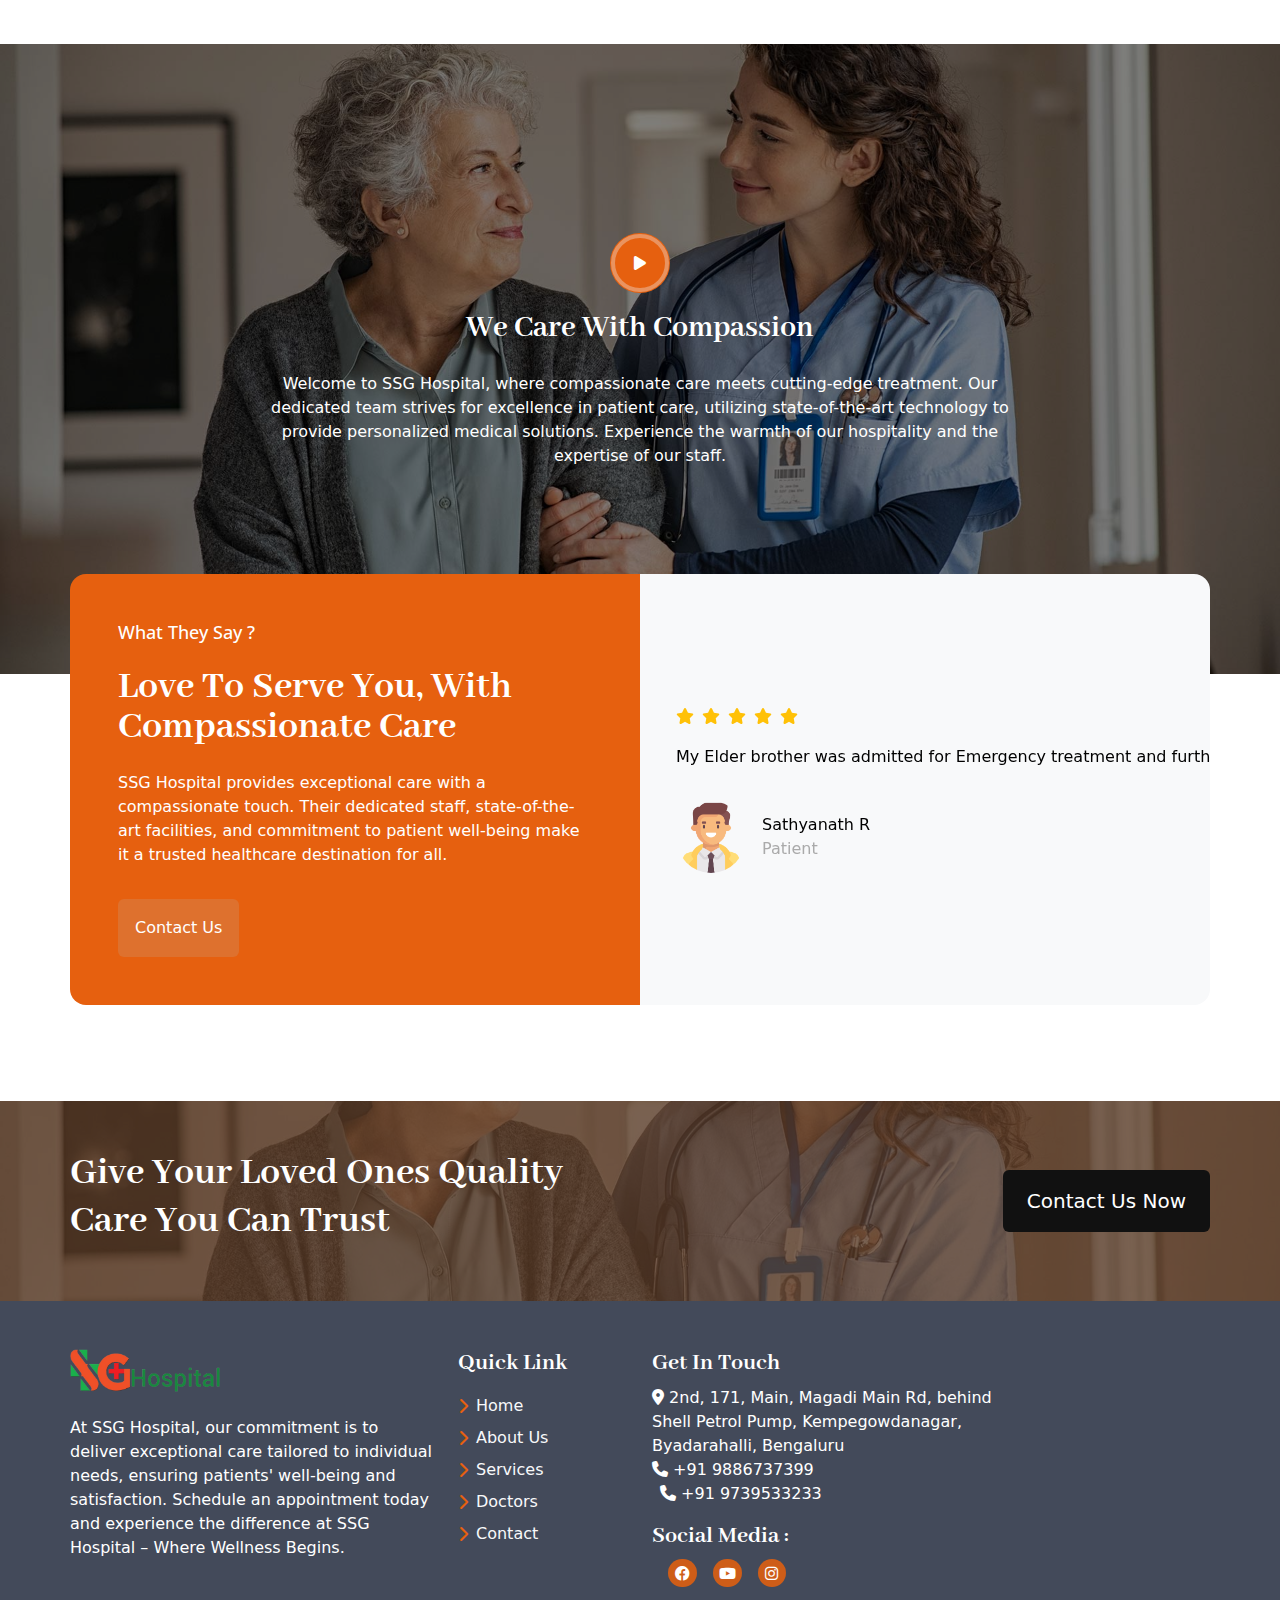
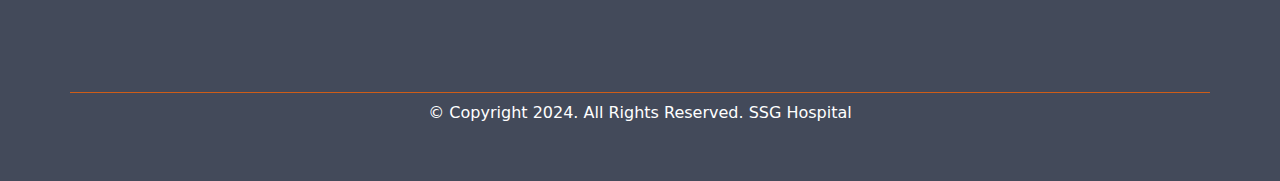
<file: about_us.html>
<!DOCTYPE html>
<html lang="en">

<head>
    <meta charset="UTF-8">
    <meta name="viewport" content="width=device-width, initial-scale=1.0">
    <link rel="icon" type="image/png" href="image/favicon-32x32.png">
    <!-- Stylesheet -->
    <link href="css/vendor/bootstrap.min.css" rel="stylesheet">
    <link rel="stylesheet" href="css/vendor/fontawesome.css">
    <link rel="stylesheet" href="css/vendor/brands.css">
    <link rel="stylesheet" href="css/vendor/regular.css">
    <link rel="stylesheet" href="css/vendor/solid.css">
    <link rel="stylesheet" href="css/vendor/swiper-bundle.min.css">
    <link rel="stylesheet" href="css/style.css">
    <title>SSG Hospital</title>
</head>

<body>
    <script src="js/vendor/bootstrap.bundle.min.js"></script>
    <script src="js/vendor/jquery.min.js"></script>
    <script src="js/vendor/swiper-bundle.min.js"></script>
    <script src="js/script.js"></script>
    <script src="js/swiper-script.js"></script>
    <script src="js/submit-form.js"></script>
    <script src="js/vendor/isotope.pkgd.min.js"></script>

    <!-- Header -->
    <section class="sticky-top bg-white">
        <div class="r-container">
            <nav class="navbar navbar-expand-lg">
                <div class="container-fluid">
                    <a class="navbar-brand" href="#">
                        <div class="logo-container">
                            <img src="image/logo.jpg" alt="" class="img-fluid">
                        </div>
                    </a>
                    <button class="navbar-toggler accent-color border-0" type="button" data-bs-toggle="collapse"
                        data-bs-target="#navbarSupportedContent" aria-controls="navbarSupportedContent"
                        aria-expanded="false" aria-label="Toggle navigation">
                        <i class="fa-solid fa-bars-staggered"></i>
                    </button>
                    <div class="collapse navbar-collapse" id="navbarSupportedContent">
                        <ul class="navbar-nav mx-auto mb-2 mb-lg-0 font-2 fw-semibold gap-lg-3">
                            <li class="nav-item">
                                <a class="nav-link" aria-current="page" href="index.html">Home</a>
                            </li>
                            <li class="nav-item">
                                <a class="nav-link active" href="about_us.html">About Us</a>
                            </li>
                            <li class="nav-item">
                                <a class="nav-link" href="service.html">Services</a>
                            </li>
                            <li class="nav-item">
                                <a class="nav-link" href="team.html">Doctors</a>
                            </li>
                            <li class="nav-item">
                                <a class="nav-link" href="gallery.html">Gallery</a>
                            </li>
                            <li class="nav-item">
                                <a class="nav-link" href="contact.html">Contact Us</a>
                            </li>
                        </ul>
                        <a href="tel:+91 9886737399" type="button" class="btn button bg-accent-color" type="submit">Book
                            An
                            Appointment</a>
                    </div>
                </div>
            </nav>
        </div>
    </section>
    <!-- End  of Header -->

    <main>
        <!-- Banner -->
        <section class="section position-relative" style="background-image: url(image/dummy-img-1920x900.jpg);">
            <div class="r-container">
                <div class="image-overlay"></div>
                <div class="position-relative" style="z-index: 2;">
                    <h1 class="font-1 fw-bold text-white">About Us</h1>
                    <nav aria-label="breadcrumb">
                        <ol class="breadcrumb">
                            <li class="breadcrumb-item fw-bold"><a href="index.html">Home</a></li>
                            <li class="breadcrumb-item fw-bold active" aria-current="page">About Us</li>
                        </ol>
                    </nav>
                </div>
            </div>
        </section>
        <!-- Welcome To Seniorsy -->
        <section class="section">
            <div class="r-container">
                <div class="row row-cols-1 row-cols-lg-2">
                    <div class="col mb-3">
                        <div class="d-flex flex-column gap-3 p-3">
                            <h6 class="accent-color font-2 ">Welcome To SSG Hospital</h6>
                            <h3 class="text-black font-1 lh-1 fw-semibold">Premier Multispecialty Healthcare, Bangalore
                            </h3>
                            <p class="text-gray">
                                Welcome to SSG Hospital, acclaimed as the best multispecialty hospital in Magadi Road,
                                Bangalore. Established a decade ago by founders Dr. Usha and Dr. Anand Kumar, the
                                hospital has garnered trust and recognition for delivering exceptional medical services.
                                With a dedicated team comprising 30 experienced doctors and 20 compassionate nurses, SSG
                                Hospital is committed to providing comprehensive and personalized care to patients.
                            </p>
                            <div class="row row-cols-2">
                                <div class="col mb-2">
                                    <div class="d-flex flex-row gap-2 align-items-center">
                                        <i class="fa-solid fa-circle-arrow-right accent-color"></i>
                                        <span class="text-gray">Medicine Department</span>
                                    </div>
                                </div>
                                <div class="col mb-2">
                                    <div class="d-flex flex-row gap-2 align-items-center">
                                        <i class="fa-solid fa-circle-arrow-right accent-color"></i>
                                        <span class="text-gray">Surgery Department</span>
                                    </div>
                                </div>
                                <div class="col mb-2">
                                    <div class="d-flex flex-row gap-2 align-items-center">
                                        <i class="fa-solid fa-circle-arrow-right accent-color"></i>
                                        <span class="text-gray">Dermatology Department
                                        </span>
                                    </div>
                                </div>
                                <div class="col mb-2">
                                    <div class="d-flex flex-row gap-2 align-items-center">
                                        <i class="fa-solid fa-circle-arrow-right accent-color"></i>
                                        <span class="text-gray">Urology Department</span>
                                    </div>
                                </div>
                                <div class="col mb-2">
                                    <div class="d-flex flex-row gap-2 align-items-center">
                                        <i class="fa-solid fa-circle-arrow-right accent-color"></i>
                                        <span class="text-gray">Pediatrics Department</span>
                                    </div>
                                </div>
                                <div class="col mb-2">
                                    <div class="d-flex flex-row gap-2 align-items-center">
                                        <i class="fa-solid fa-circle-arrow-right accent-color"></i>
                                        <span class="text-gray">Orthopedics Department
                                        </span>
                                    </div>
                                </div>
                            </div>
                            <div class="my-4 border-bottom w-100"></div>
                            <div class="row row-cols-1 row-cols-lg-2">
                                <div class="col mb-3">
                                    <div
                                        class="d-flex flex-lg-row flex-column justify-content-lg-start align-items-center gap-2 justify-content-center">
                                        <div class="bg-accent-color text-white rounded-3 icon-box"
                                            style="font-size: 20px; width: 3rem; height: 3rem;">
                                            <i class="fa-solid fa-user-doctor"></i>
                                        </div>
                                        <span class="font-1 fs-3 lh-1 fw-semibold">Expert Nursing Staff</span>
                                    </div>
                                </div>
                                <div class="col mb-3">
                                    <div
                                        class="d-flex flex-lg-row flex-column justify-content-lg-start align-items-center gap-2 justify-content-center">
                                        <div class="bg-accent-color text-white rounded-3 icon-box"
                                            style="font-size: 20px; width: 3rem; height: 3rem;">
                                            <i class="fa-solid fa-house-medical-circle-check"></i>
                                        </div>
                                        <span class="font-1 fs-3 lh-1 fw-semibold">Safe Solution For Health</span>
                                    </div>
                                </div>
                            </div>
                        </div>
                    </div>
                    <div class="col mb-3 pe-lg-3 position-relative">
                        <div class="overlay right"></div>
                        <div class="position-relative pe-5">
                            <img src="image/home/overviewimg.jpg" alt="" class="img-fluid" style="z-index: -2;">
                        </div>
                    </div>
                </div>
            </div>
        </section>

        <section class="section pt-0">
            <div class="r-container">
                <div class="row row-cols-1 row-cols-lg-4">
                    <div class="col">
                        <div
                            class="card with-border-bottom border-0 shadow d-flex flex-column justify-content-center  align-items-center p-2">
                            <h3 class="accent-color font-1 fw-bold lh-1">250+</h3>
                            <h5 class="font-1 fw-bold">Completed Cases</h5>
                        </div>
                    </div>
                    <div class="col">
                        <div
                            class="card with-border-bottom border-0 shadow d-flex flex-column justify-content-center  align-items-center p-2">
                            <h3 class="accent-color font-1 fw-bold lh-1">50+</h3>
                            <h5 class="font-1 fw-bold">Nursing Staff</h5>
                        </div>
                    </div>
                    <div class="col">
                        <div
                            class="card with-border-bottom border-0 shadow d-flex flex-column justify-content-center  align-items-center p-2">
                            <h3 class="accent-color font-1 fw-bold lh-1">20+</h3>
                            <h5 class="font-1 fw-bold">Senior Doctors</h5>
                        </div>
                    </div>
                    <div class="col">
                        <div
                            class="card with-border-bottom border-0 shadow d-flex flex-column justify-content-center  align-items-center p-2">
                            <h3 class="accent-color font-1 fw-bold lh-1">200+</h3>
                            <h5 class="font-1 fw-bold">Happy Couples</h5>
                        </div>
                    </div>
                </div>
            </div>
        </section>



        <!-- F&Q Start ? -->
        <section class="section">
            <div class="r-container">
                <div class="d-flex flex-column">
                    <h3 class="font-1 fw-bold">Frequently Asked Questions</h3>
                    <p class="text-gray"></p>At SSG Hospital, we strive to provide comprehensive medical care while
                    addressing your concerns
                    through our detailed FAQ section, ensuring clarity and transparency in our services. Whether
                    it's about appointments, procedures, or general inquiries, our FAQ page is designed to answer
                    all your questions and guide you through your healthcare journey.<p>
                    <div class="accordion d-flex flex-column gap-2" id="accordionExample">
                        <div class="container">
                            <div class="row">
                                <div class="col-md-6">
                                    <img src="image/F&Q.jpeg" alt="">
                                </div>
                                <div class="col-md-6" style="padding-top: 60px;">
                                    <!-- Your accordion items go here -->
                                    <div class="accordion-item">
                                        <!-- Accordion content -->
                                        <h2 class="accordion-header">
                                            <button class="accordion-button fw-bold collapsed" type="button"
                                                data-bs-toggle="collapse" data-bs-target="#collapseOne"
                                                aria-expanded="false" aria-controls="collapseOne">
                                                What are the visiting hours at SSG Hospital?
                                            </button>
                                        </h2>
                                        <div id="collapseOne" class="accordion-collapse collapse "
                                            data-bs-parent="#accordionExample">
                                            <div class="accordion-body">
                                                Visiting hours at SSG Hospital are 24/7.
                                            </div>
                                        </div>
                                    </div>
                                    <div class="accordion-item">
                                        <!-- Accordion content -->
                                        <h2 class="accordion-header">
                                            <button class="accordion-button fw-bold collapsed" type="button"
                                                data-bs-toggle="collapse" data-bs-target="#collapseTwo"
                                                aria-expanded="false" aria-controls="collapseTwo">
                                                Does SSG Hospital accept health insurance plans?
                                            </button>
                                        </h2>
                                        <div id="collapseTwo" class="accordion-collapse collapse"
                                            data-bs-parent="#accordionExample">
                                            <div class="accordion-body">
                                                Yes, SSG Hospital accepts a wide range of health insurance plans. We
                                                encourage patients to inquire with our billing department or check our
                                                website for a list of accepted insurance providers.

                                            </div>
                                        </div>
                                    </div>
                                    <div class="accordion-item">
                                        <!-- Accordion content -->
                                        <h2 class="accordion-header">
                                            <button class="accordion-button fw-bold " type="button"
                                                data-bs-toggle="collapse" data-bs-target="#collapseThree"
                                                aria-expanded="false" aria-controls="collapseThree">
                                                How can I schedule an appointment with a specialist at SSG Hospital?
                                            </button>
                                        </h2>
                                        <div id="collapseThree" class="accordion-collapse collapse show"
                                            data-bs-parent="#accordionExample">
                                            <div class="accordion-body">
                                                Scheduling an appointment with a specialist at SSG Hospital is easy. You
                                                can call our appointment hotline or use our online booking system on our
                                                website. Our staff will assist you in finding a convenient time for your
                                                consultation.

                                            </div>
                                        </div>
                                    </div>
                                    <div class="accordion-item">
                                        <!-- Accordion content -->
                                        <h2 class="accordion-header">
                                            <button class="accordion-button fw-bold collapsed" type="button"
                                                data-bs-toggle="collapse" data-bs-target="#collapsefour"
                                                aria-expanded="false" aria-controls="collapseThree">
                                                Are there any parking facilities available at SSG Hospital?
                                            </button>
                                        </h2>
                                        <div id="collapsefour" class="accordion-collapse collapse"
                                            data-bs-parent="#accordionExample">
                                            <div class="accordion-body">
                                                Yes, SSG Hospital provides ample parking facilities for patients and
                                                visitors. Our parking area is well-lit, secure, and conveniently located
                                                near the hospital entrance for easy access.
                                            </div>
                                        </div>
                                    </div>
                                    <div class="accordion-item">
                                        <!-- Accordion content -->
                                        <h2 class="accordion-header">
                                            <button class="accordion-button fw-bold collapsed" type="button"
                                                data-bs-toggle="collapse" data-bs-target="#collapsefive"
                                                aria-expanded="false" aria-controls="collapseThree">
                                                Does SSG Hospital offer emergency services?
                                            </button>
                                        </h2>
                                        <div id="collapsefive" class="accordion-collapse collapse"
                                            data-bs-parent="#accordionExample">
                                            <div class="accordion-body">
                                                Yes, SSG Hospital has a dedicated emergency department that operates
                                                24/7 to provide immediate medical care to patients in need. Our skilled
                                                medical team and state-of-the-art facilities ensure prompt and effective
                                                emergency treatment.
                                            </div>
                                        </div>
                                    </div>
                                </div>
                            </div>
                        </div>

                    </div>
                </div>
            </div>
        </section>

        <!-- Why Choose SSG -->
        <section class="section">
            <div class="r-container">
                <div class="d-flex flex-lg-row flex-column-reverse">
                    <div class="col mb-3">
                        <div class="d-flex flex-column gap-3 p-3 h-100 justify-content-center">
                            <h6 class="accent-color font-2 ">Why Choose SSG Hospital</h6>
                            <h3 class="text-black font-1 lh-1 fw-bold">Our Heart Is Full Of Compassion For Your Care
                            </h3>
                            <div class="d-flex flex-lg-row flex-column">
                                <div
                                    class="col text-white gap-3 col-lg-4 rounded-2 bg-accent-color p-3 text-center d-flex flex-column justify-content-center align-items-center">
                                    <a href="tel:+91 080-23484598"><div class="rounded-circle p-1 bg-white accent-color"
                                        style="width: 4rem; height: 4rem; font-size: 2.3rem;">
                                        <a href="tel:+91 08023484598"><i style="color: #E6600F;" class="fa-solid fa-phone"></i></a>
                                    </div></a>
                                    <h5 class="font-1 lh-1 fw-bold">Clarify Your Queries Call Us Now</h5>
                                    <a href="tel:+91 08023484598">
                                        <h5 class="font-1 lh-1 fw-bold" style="
                                        color: white;
                                    ">+080-23484598</h5>
                                    </a>
                                </div>
                                <div class="col col-lg-8">
                                    <div class="d-flex flex-column ps-3">
                                        <p>
                                            At SSG Hospital, patients benefit from continuous trauma and accident care,
                                            central medical gas facilities, a dedicated laparoscopic surgery unit, MICU
                                            with ventilator capabilities, as well as specialized physiotherapy and
                                            prenatal yoga services.
                                        </p>
                                        <div class="d-flex flex-column gap-2">
                                            <div class="d-flex flex-row gap-2 align-items-center">
                                                <i class="fa-solid fa-square-check accent-color"></i>
                                                24*7 Trauma & Accident Care
                                            </div>
                                            <div class="d-flex flex-row gap-2 align-items-center">
                                                <i class="fa-solid fa-square-check accent-color"></i>
                                                Central Medical Gas Facilities
                                            </div>
                                            <div class="d-flex flex-row gap-2 align-items-center">
                                                <i class="fa-solid fa-square-check accent-color"></i>
                                                Laparoscopic Surgery Unit
                                            </div>
                                            <div class="d-flex flex-row gap-2 align-items-center">
                                                <i class="fa-solid fa-square-check accent-color"></i>
                                                MICU with Ventailator facilities
                                            </div>
                                            <div class="d-flex flex-row gap-2 align-items-center">
                                                <i class="fa-solid fa-square-check accent-color"></i>
                                                Physiotherapy,Yoga in Pragrancy
                                            </div>
                                        </div>
                                    </div>
                                </div>
                            </div>
                        </div>
                    </div>
                    <div class="col mb-5 pe-lg-3 position-relative">
                        <div class="overlay left"></div>
                        <div class="position-relative ps-5">
                            <img src="image/home/whychoose.jpg" alt="" class="img-fluid rounded-3" style="z-index: -2;">
                            <div class="position-absolute bottom-0 end-0 d-flex justify-content-end">
                                <div class=" bg-accent-color rounded-3 p-4 w-75" style="margin-bottom: -3rem;">
                                    <h6 class="font-1 text-white fw-bold">The Patient Is First Priority In Our Passion
                                    </h6>
                                </div>
                            </div>
                        </div>
                    </div>
                </div>
            </div>
        </section>
    </main>

    <!-- We Care With Compassion -->
    <section class="position-relative" style="background-image: url(image/dummy-img-1920x900.jpg);">
        <div class="r-container">
            <div class="image-overlay"></div>
            <div class="d-flex flex-column justify-content-center align-items-center text-center position-relative gap-3"
                style="z-index: 2; min-height: 70vh;">
                <div>
                    <!-- Button trigger modal -->
                    <div class="d-flex flex-row gap-3 align-items-center">
                        <button type="button" class="btn request-loader" data-bs-toggle="modal"
                            data-bs-target="#videomodal">
                            <i class="fa-solid fa-play"></i>
                        </button>
                    </div>
                </div>
                <h4 class="font-1 text-white fw-bold">We Care With Compassion</h4>
                <p class="text-white" style="max-width: 768px;">
                    Welcome to SSG Hospital, where compassionate care meets cutting-edge treatment. Our dedicated
                    team strives for excellence in patient care, utilizing state-of-the-art technology to provide
                    personalized medical solutions. Experience the warmth of our hospitality and the expertise of
                    our staff.
                </p>
            </div>
        </div>
        <!-- Modal -->
        <div class="modal fade bg-overlay" id="videomodal" tabindex="-1" aria-labelledby="exampleModalLabel"
            aria-hidden="true">
            <div class="modal-dialog modal-dialog-centered modal-lg">
                <div class="modal-content bg-dark-color">
                    <iframe width="560" height="315"
                        src="https://www.youtube.com/embed/sFwRQQP2uB4?si=rg2wzl4LqhKWBI70"
                        title="YouTube video player" frameborder="0"
                        allow="accelerometer; autoplay; clipboard-write; encrypted-media; gyroscope; picture-in-picture; web-share"
                        allowfullscreen></iframe>
                </div>
            </div>
        </div>
    </section>

    <!-- What They Say ? -->
    <section class="section pt-0 position-relative" style="margin-top: -100px;">
        <div class="r-container">
            <div class="overflow-hidden rounded-4">
                <div class="row row-cols-1 row-cols-lg-2">
                    <div class="col bg-accent-color text-white ">
                        <div class="d-flex flex-column gap-3 p-5 h-100 justify-content-center">
                            <h6 class="font-2 ">What They Say ?</h6>
                            <h3 class="font-1 lh-1 fw-bold fs-1">Love To Serve You, With Compassionate Care</h3>
                            <p class="fs-6">
                                SSG Hospital provides exceptional care with a compassionate touch. Their dedicated
                                staff, state-of-the-art facilities, and commitment to patient well-being make it a
                                trusted healthcare destination for all.
                            </p>
                            <div>
                                <a href="contact.html" type="button" class="btn bg-accent-color-1 p-3">Contact
                                    Us</a>
                            </div>
                        </div>
                    </div>
                    <div class="col bg-light text-white">
                        <div class="overflow-hidden h-100 d-flex align-items-center">
                            <div class="swiper">
                                <!-- Additional required wrapper -->
                                <div class="swiper-wrapper">
                                    <!-- Slides -->
                                    <div class="swiper-slide">
                                        <div class="d-flex flex-column gap-3 p-4 text-black">
                                            <ul class="d-flex flex-row gap-2 p-0 m-0 text-warning"
                                                style="list-style: none;">
                                                <li><i class="fa-solid fa-star"></i></li>
                                                <li><i class="fa-solid fa-star"></i></li>
                                                <li><i class="fa-solid fa-star"></i></li>
                                                <li><i class="fa-solid fa-star"></i></li>
                                                <li><i class="fa-solid fa-star"></i></li>
                                            </ul>
                                            <p>My Elder brother was admitted for Emergency treatment and further
                                                advised admission in hospital.

                                                There is good team lead by Dr.Anand who has explained medical
                                                condition of patient and taken nice care. The panel of doctors who
                                                we have interacted are well qualified.

                                                It is a small hospital with nice setup 👌
                                            </p>
                                            <div class="d-flex justify-content-between">
                                                <div class="d-flex flex-row gap-3">
                                                    <img src="image/testimonial/man.png" alt=""
                                                        class="img-fluid rounded-circle" width="70" height="70">
                                                    <div class="d-flex flex-column h-100 justify-content-center">
                                                        <span class="text-black">Sathyanath R</span>
                                                        <span class="text-gray">Patient</span>
                                                    </div>
                                                </div>
                                                <div class="accent-color" style="font-size: 3rem;">
                                                    <i class="fa-solid fa-quote-right"></i>
                                                </div>
                                            </div>
                                        </div>
                                    </div>
                                    <div class="swiper-slide">
                                        <div class="d-flex flex-column gap-3 p-4 text-black">
                                            <ul class="d-flex flex-row gap-2 p-0 m-0 text-warning"
                                                style="list-style: none;">
                                                <li><i class="fa-solid fa-star"></i></li>
                                                <li><i class="fa-solid fa-star"></i></li>
                                                <li><i class="fa-solid fa-star"></i></li>
                                                <li><i class="fa-solid fa-star"></i></li>
                                                <li><i class="fa-solid fa-star"></i></li>
                                            </ul>
                                            <p>Good hospitality, clean and hygienic doctors are very carring and we
                                                are very happy and satisfied with the environment and the staf.
                                            </p>
                                            <div class="d-flex justify-content-between">
                                                <div class="d-flex flex-row gap-3">
                                                    <img src="image/testimonial/men1.png" alt=""
                                                        class="img-fluid rounded-circle" width="70" height="70">
                                                    <div class="d-flex flex-column h-100 justify-content-center">
                                                        <span class="text-black">Srinivas Murthy</span>
                                                        <span class="text-gray">patient</span>
                                                    </div>
                                                </div>
                                                <div class="accent-color" style="font-size: 3rem;">
                                                    <i class="fa-solid fa-quote-right"></i>
                                                </div>
                                            </div>
                                        </div>
                                    </div>
                                    <div class="swiper-slide">
                                        <div class="d-flex flex-column gap-3 p-4 text-black">
                                            <ul class="d-flex flex-row gap-2 p-0 m-0 text-warning"
                                                style="list-style: none;">
                                                <li><i class="fa-solid fa-star"></i></li>
                                                <li><i class="fa-solid fa-star"></i></li>
                                                <li><i class="fa-solid fa-star"></i></li>
                                                <li><i class="fa-solid fa-star"></i></li>
                                                <li><i class="fa-solid fa-star"></i></li>
                                            </ul>
                                            <p>Ssg hospital was good treatment and affordable price Dr Anand and Mr
                                                Sachin , staffs was excellent but i recently visited hospital for
                                                general checkup there was duty doctor name called Dr manohar he
                                                behavior with patient was very rudely and unprofessional he doesn't
                                                take proper history from patient he write unecassary medication to
                                                patient i request to Dr Anand to change duty doctor
                                            </p>
                                            <div class="d-flex justify-content-between">
                                                <div class="d-flex flex-row gap-3">
                                                    <img src="image/testimonial/girl.png" alt=""
                                                        class="img-fluid rounded-circle" width="70" height="70">
                                                    <div class="d-flex flex-column h-100 justify-content-center">
                                                        <span class="text-black">Harsha Prince</span>
                                                        <span class="text-gray">patient</span>
                                                    </div>
                                                </div>
                                                <div class="accent-color" style="font-size: 3rem;">
                                                    <i class="fa-solid fa-quote-right"></i>
                                                </div>
                                            </div>
                                        </div>
                                    </div>
                                </div>
                                <!-- If we need pagination -->
                                <div class="swiper-pagination"></div>
                            </div>
                        </div>
                    </div>
                </div>
            </div>
        </div>
    </section>

    <footer>
        <section class="py-5 position-relative" style="background-image: url(image/dummy-img-1920x900.jpg);">
            <div class="r-container">
                <div class="image-overlay-2"></div>
                <div class="position-relative" style="z-index: 2;">
                    <div class="row row-cols-1 row-cols-lg-2 text-lg-start text-center px-lg-0 px-3">
                        <div class="col">
                            <h4 class="text-white font-1 fw-bold fs-1">
                                Give Your Loved Ones Quality Care You Can Trust</h4>
                        </div>
                        <div class="col">
                            <div class="d-flex justify-content-lg-end justify-content-center h-100 align-items-center">
                                <a href="tel:+91 9886737399" type="button" class="btn btn-dark px-4 py-3 fs-5">Contact Us
                                    Now</a>
                            </div>
                        </div>
                    </div>
                </div>
            </div>
        </section>
        <section class="px-lg-0 px-4 py-lg-5 py-4 bg-accent-color-1" style="background-color: #434A5A;">
            <div class="r-container text-white">
                <div class="row row-cols-1 row-cols-lg-4">
                    <div class="col col-lg-4 mb-3">
                        <div class="d-flex flex-column h-100 justify-content-center" style="padding-bottom: 100px;">
                            <div class="logo-container">
                                <a href="index.html"><img src="image/logo-2.png" alt="Logo" class="img-fluid"></a>
                            </div>
                            <p><br>
                                At SSG Hospital, our commitment is to deliver exceptional care tailored to individual
                                needs, ensuring patients' well-being and satisfaction. Schedule an appointment today and
                                experience the difference at SSG Hospital – Where Wellness Begins.
                            </p>
                        </div>
                    </div>
                    <div class="col col-lg-2 mb-3">
                        <div class="d-flex flex-column">
                            <h5 class="font-1 fw-bold mb-3">Quick Link</h5>
                            <div class="d-flex flex-column gap-2">
                                <a href="index.html" class="d-flex flex-row gap-2 align-items-center link-light"><i
                                        class="fa-solid fa-chevron-right accent-color"></i> Home</a>
                                <a href="about_us.html" class="d-flex flex-row gap-2 align-items-center link-light"><i
                                        class="fa-solid fa-chevron-right accent-color"></i> About Us</a>
                                <a href="service.html" class="d-flex flex-row gap-2 align-items-center link-light"><i
                                        class="fa-solid fa-chevron-right accent-color"></i> Services</a>
                                <a href="team.html" class="d-flex flex-row gap-2 align-items-center link-light"><i
                                        class="fa-solid fa-chevron-right accent-color"></i> Doctors</a>
                                <a href="contact.html" class="d-flex flex-row gap-2 align-items-center link-light"><i
                                        class="fa-solid fa-chevron-right accent-color"></i> Contact</a>
                            </div>
                        </div>
                    </div>

                    <div class="col col-lg-4 mb-3">
                        <div class="d-flex flex-column mb-3">
                            <h5 class="font-1 fw-bold mb-2">Get In Touch</h5>
                            <div class="d-flex flex-wrap">
                                <div class="d-flex flex-row me-2 gap-2 align-items-center">
                                    <a href="https://maps.app.goo.gl/4xQ3LSbhwX3GyUTFA" style="color:white"><i
                                            class="fa-solid fa-location-dot"></i>
                                        2nd, 171, Main, Magadi Main Rd, behind Shell Petrol Pump, Kempegowdanagar,
                                        Byadarahalli, Bengaluru</a>
                                </div>
                                
                                <div class="d-flex flex-row me-2 gap-2 align-items-center">
                                    <a href="tel:+91 9886737399" style="color: white;"><i class="fa-solid fa-phone"></i>
                                        +91 9886737399 &nbsp;&nbsp;&nbsp;
                                </div>
                                <div class="d-flex flex-row me-2 gap-2 align-items-center">
                                    <a href="tel:+91 9739533233" style="color: white;"><i class="fa-solid fa-phone"></i>
                                        +91 9739533233
                                </div>
                            </div>
                        </div>
                        <div class="d-flex flex-column mb-3">
                            <h5 class="font-1 fw-bold mb-2">Social Media :</h5>
                            <div class="social-container">
                                <a href="https://www.facebook.com/ssghospital/" class="social-item">
                                    <i class="fa-brands fa-facebook"></i>
                                </a>
                                <a href="https://youtu.be/sFwRQQP2uB4?si=Rb5oPVHffLI9HiSq" class="social-item">
                                    <i class="fa-brands fa-youtube"></i>
                                </a>
                                <a href="https://www.instagram.com/s.s.g_hospital/" class="social-item">
                                    <i class="fa-brands fa-instagram"></i>
                                </a>
                            </div>
                        </div>
                    </div>
                    <div class="col col-lg-2 mb-3">
                        <div class="d-flex flex-column">
                            <div class="d-flex flex-column gap-2">
                                <iframe
                                    src="https://www.google.com/maps/embed?pb=!1m18!1m12!1m3!1d124408.35007034965!2d77.3970661438277!3d12.987136424215509!2m3!1f0!2f0!3f0!3m2!1i1024!2i768!4f13.1!3m3!1m2!1s0x3bae3c6cd9adf681%3A0xae35fd7f2420cb51!2sS.S.G%20HOSPITAL!5e0!3m2!1sen!2sin!4v1708515369681!5m2!1sen!2sin"
                                    width="270" height="260" style="border:0;" allowfullscreen="" loading="lazy"
                                    referrerpolicy="no-referrer-when-downgrade"></iframe>
                            </div>
                        </div>
                    </div>
                </div>
                <div class="w-100" style="border-bottom: 1px solid var(--accent-color-2);"></div>
                <div class="text-center p-2">© Copyright 2024. All Rights Reserved. SSG Hospital</div>
            </div>
        </section>
    </footer>


    <script src="js/vendor/fslightbox.js"></script>
    <script src="js/masonry.js"></script>
</body>

</html>
</file>
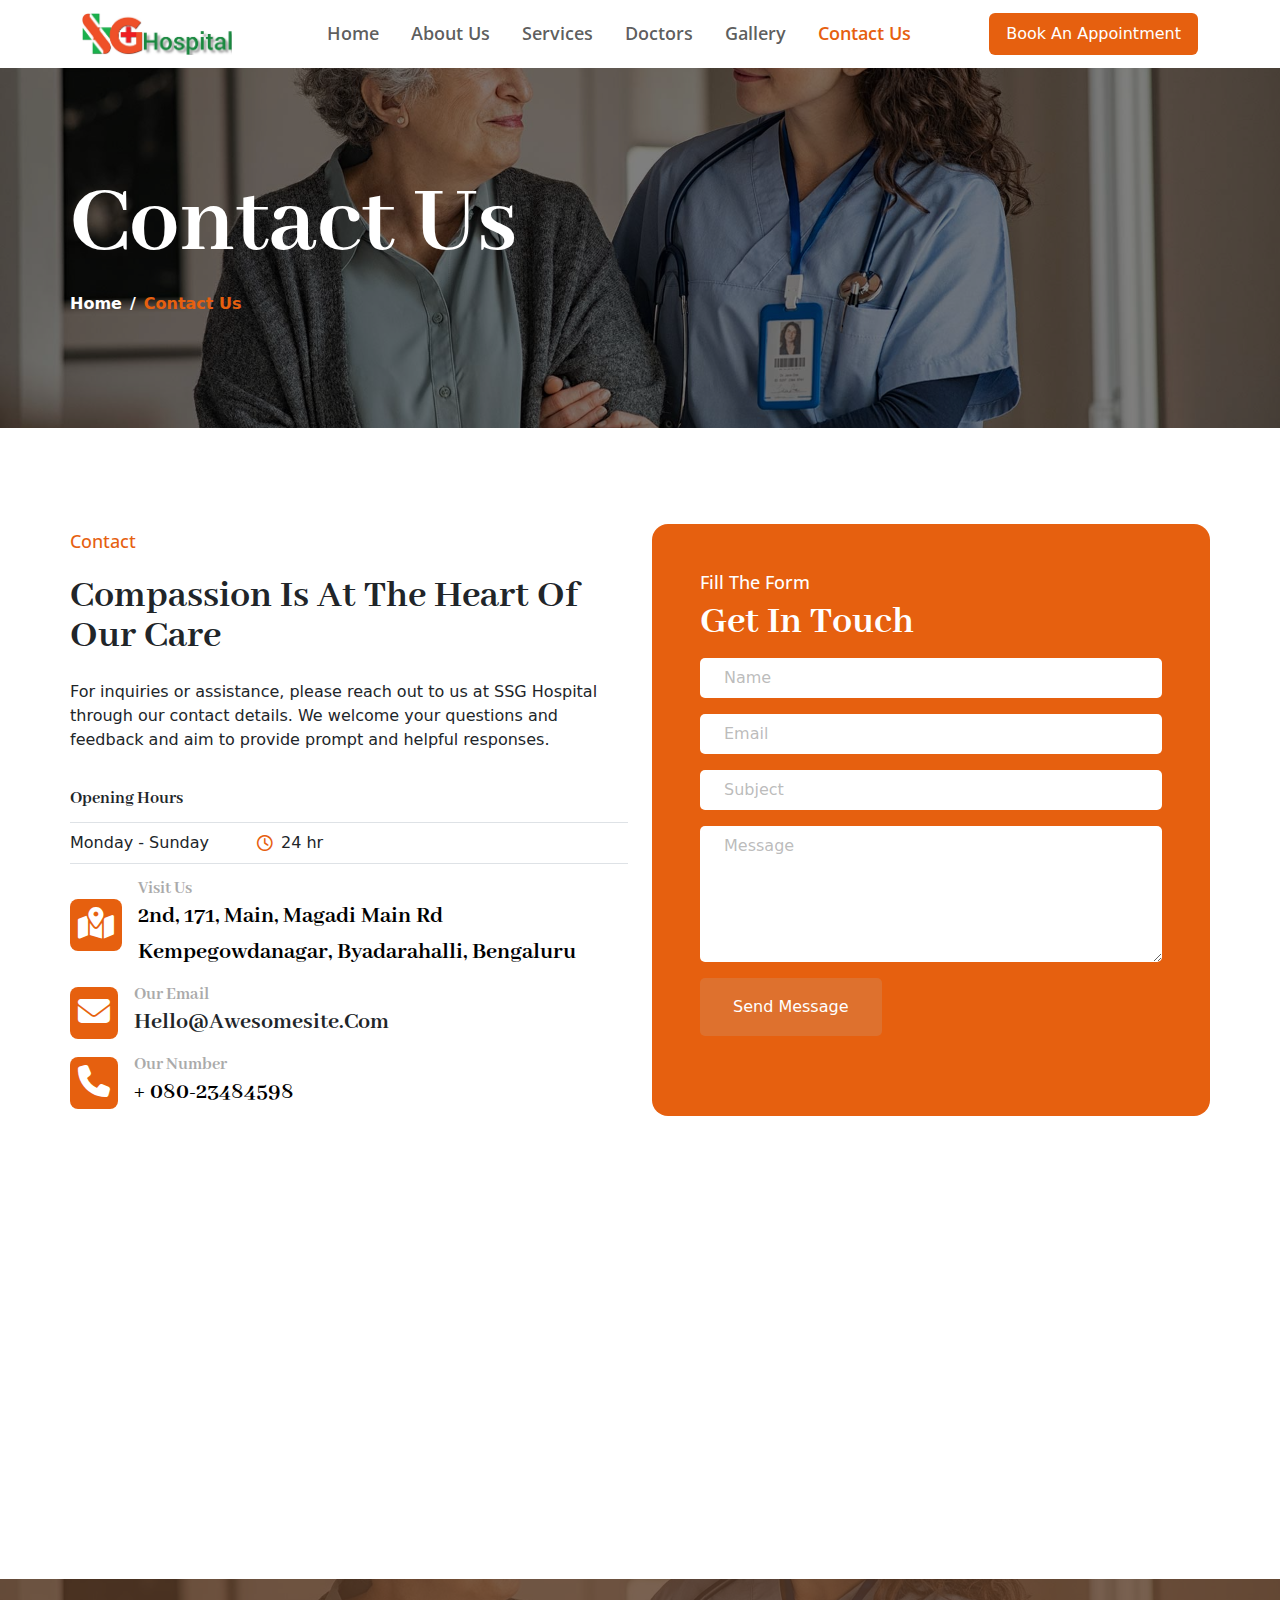
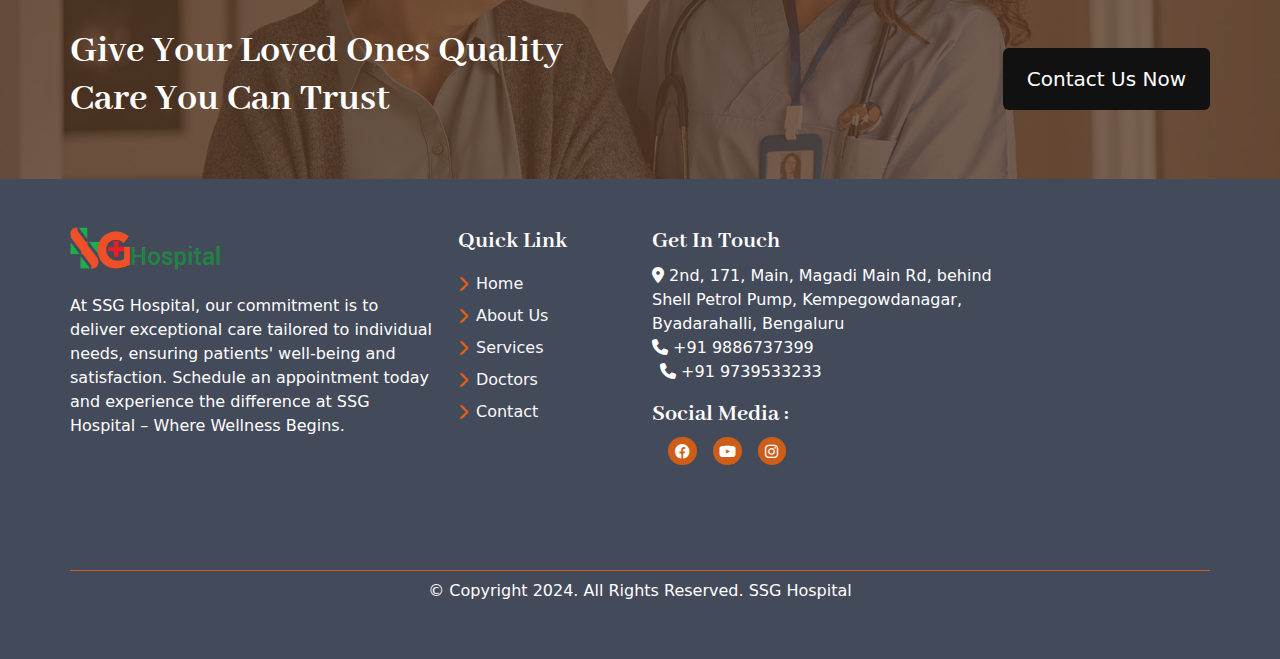
<file: contact.html>
<!DOCTYPE html>
<html lang="en">

<head>
    <meta charset="UTF-8">
    <meta name="viewport" content="width=device-width, initial-scale=1.0">
    <link rel="icon" type="image/png" href="image/favicon-32x32.png">
    <!-- Stylesheet -->
    <link href="css/vendor/bootstrap.min.css" rel="stylesheet">
    <link rel="stylesheet" href="css/vendor/fontawesome.css">
    <link rel="stylesheet" href="css/vendor/brands.css">
    <link rel="stylesheet" href="css/vendor/regular.css">
    <link rel="stylesheet" href="css/vendor/solid.css">
    <link rel="stylesheet" href="css/vendor/swiper-bundle.min.css">
    <link rel="stylesheet" href="css/style.css">
    <title>SSG Hospital</title>
</head>

<body>
    <script src="js/vendor/bootstrap.bundle.min.js"></script>
    <script src="js/vendor/jquery.min.js"></script>
    <script src="js/vendor/swiper-bundle.min.js"></script>
    <script src="js/script.js"></script>
    <script src="js/swiper-script.js"></script>
    <script src="js/submit-form.js"></script>
    <script src="js/vendor/isotope.pkgd.min.js"></script>

    <!-- Header -->
    <section class="sticky-top bg-white">
        <div class="r-container">
            <nav class="navbar navbar-expand-lg">
                <div class="container-fluid">
                    <a class="navbar-brand" href="#">
                        <div class="logo-container">
                            <img src="image/logo.jpg" alt="" class="img-fluid">
                        </div>
                    </a>
                    <button class="navbar-toggler accent-color border-0" type="button" data-bs-toggle="collapse"
                        data-bs-target="#navbarSupportedContent" aria-controls="navbarSupportedContent"
                        aria-expanded="false" aria-label="Toggle navigation">
                        <i class="fa-solid fa-bars-staggered"></i>
                    </button>
                    <div class="collapse navbar-collapse" id="navbarSupportedContent">
                        <ul class="navbar-nav mx-auto mb-2 mb-lg-0 font-2 fw-semibold gap-lg-3">
                            <li class="nav-item">
                                <a class="nav-link" aria-current="page" href="index.html">Home</a>
                            </li>
                            <li class="nav-item">
                                <a class="nav-link" href="about_us.html">About Us</a>
                            </li>
                            <li class="nav-item">
                                <a class="nav-link" href="service.html">Services</a>
                            </li>
                            <li class="nav-item">
                                <a class="nav-link" href="team.html">Doctors</a>
                            </li>
                            <li class="nav-item">
                                <a class="nav-link" href="gallery.html">Gallery</a>
                            </li>
                            <li class="nav-item">
                                <a class="nav-link active" href="contact.html">Contact Us</a>
                            </li>
                        </ul>
                        <a href="tel:+91 9886737399" type="button" class="btn button bg-accent-color" type="submit">Book An
                            Appointment</a>
                    </div>
                </div>
            </nav>
        </div>
    </section>
    <!-- End  of Header -->

    <main>
        <!-- Banner -->
        <section class="section position-relative" style="background-image: url(image/dummy-img-1920x900.jpg);">
            <div class="r-container">
                <div class="image-overlay"></div>
                <div class="position-relative" style="z-index: 2;">
                    <h1 class="font-1 fw-bold text-white">Contact Us</h1>
                    <nav aria-label="breadcrumb">
                        <ol class="breadcrumb">
                            <li class="breadcrumb-item fw-bold"><a href="index.html">Home</a></li>
                            <li class="breadcrumb-item fw-bold active" aria-current="page">Contact Us</li>
                        </ol>
                    </nav>
                </div>
            </div>
        </section>

        <section class="section">
            <div class="r-container">
                <div class="row row-cols-1 row-cols-lg-2">
                    <div class="col mb-3">
                        <div class="d-flex flex-column gap-3 h-100 justify-content-center">
                            <h6 class="font-2 accent-color">Contact</h6>
                            <h3 class="font-1 lh-1 fw-bold fs-1">Compassion Is At The Heart Of Our Care</h3>
                            <p>For inquiries or assistance, please reach out to us at SSG Hospital through our contact
                                details. We welcome your questions and feedback and aim to provide prompt and helpful
                                responses.</p>
                            <div class="d-flex flex-column">
                                <div class="py-1 border-bottom">
                                    <h6 class="font-1 fw-bold">Opening Hours</h6>
                                </div>
                                <div class="py-2 border-bottom d-flex flex-row gap-5">
                                    <span>Monday - Sunday</span>
                                    <span class="d-flex align-items-center gap-2">
                                        <i class="fa-regular fa-clock accent-color"></i>
                                        24 hr
                                    </span>
                                </div>
                            </div>
                            <div class="d-flex flex-column gap-3">
                                <div class="d-flex flex-row gap-3 align-items-center">
                                    <div class="bg-accent-color rounded-3 p-2 text-white" style="aspect-ratio: 1/1;">
                                        <h4 class="lh-1 m-0 p-0 fw-bold font-1">
                                            <i class="fa-solid fa-map-location-dot"></i>
                                        </h4>
                                    </div>
                                    <div class="d-flex flex-column">
                                        <h6 class="font-1 fw-bold lh-1 m-0 text-gray">
                                            Visit Us
                                        </h6>
                                        <a href="https://maps.app.goo.gl/4xQ3LSbhwX3GyUTFA"style="color: black;"><span class="fs-4 fw-bold font-1">2nd, 171, Main, Magadi Main Rd
                                            Kempegowdanagar, Byadarahalli, Bengaluru</span></a>
                                    </div>
                                </div>
                                <div class="d-flex flex-row gap-3 align-items-center">
                                    <div class="bg-accent-color rounded-3 p-2 text-white" style="aspect-ratio: 1/1;">
                                        <h4 class="lh-1 m-0 p-0 fw-bold font-1">
                                            <i class="fa-solid fa-envelope"></i>
                                        </h4>
                                    </div>
                                    <div class="d-flex flex-column">
                                        <h6 class="font-1 fw-bold lh-1 m-0 text-gray">
                                            Our Email
                                        </h6>
                                        <span class="fs-4 fw-bold font-1">Hello@Awesomesite.Com</span>
                                    </div>
                                </div>
                                <div class="d-flex flex-row gap-3 align-items-center">
                                    <div class="bg-accent-color rounded-3 p-2 text-white" style="aspect-ratio: 1/1;">
                                        <h4 class="lh-1 m-0 p-0 fw-bold font-1">
                                            <i class="fa-solid fa-phone"></i>
                                        </h4>
                                    </div>
                                    <div class="d-flex flex-column">
                                        <h6 class="font-1 fw-bold lh-1 m-0 text-gray">
                                            Our Number
                                        </h6>
                                        <a href="tel:+91 08023484598" style="color: black;"><span
                                                class="fs-4 fw-bold font-1">+ 080-23484598</span></a>
                                    </div>
                                </div>
                            </div>
                        </div>
                    </div>
                    <div class="col mb-3">
                        <div class="bg-accent-color rounded-4">
                            <div class="h-100 d-flex flex-column p-5">
                                <h6 class="font-2 text-white">Fill The Form</h6>
                                <h3 class="font-1 lh-1 fw-bold fs-1 mb-3 text-white">Get In Touch</h3>
                                <div class="success_msg toast align-items-center w-100 shadow-none mb-3 border border-success rounded-0 my-4"
                                    role="alert" aria-live="assertive" aria-atomic="true">
                                    <div class="d-flex p-2">
                                        <div
                                            class="toast-body f-18 d-flex flex-row gap-3 align-items-center text-success">
                                            <i class="fa-solid fa-check f-36 text-success"></i>
                                            Your Message Successfully Send.
                                        </div>
                                        <button type="button"
                                            class="me-2 m-auto bg-transparent border-0 ps-1 pe-0 text-success"
                                            data-bs-dismiss="toast" aria-label="Close"><i
                                                class="fa-solid fa-xmark"></i></button>
                                    </div>
                                </div>
                                <div class="error_msg toast align-items-center w-100 shadow-none border-danger mb-3 my-4 border rounded-0"
                                    role="alert" aria-live="assertive" aria-atomic="true">
                                    <div class="d-flex p-2">
                                        <div
                                            class="toast-body f-18 d-flex flex-row gap-3 align-items-center text-danger">
                                            <i class="fa-solid fa-triangle-exclamation f-36 text-danger"></i>
                                            Something Wrong ! Send Form Failed.
                                        </div>
                                        <button type="button"
                                            class="me-2 m-auto bg-transparent border-0 ps-1 pe-0 text-danger"
                                            data-bs-dismiss="toast" aria-label="Close"><i
                                                class="fa-solid fa-xmark"></i></button>
                                    </div>
                                </div>
                                <form action=""
                                    class="d-flex flex-column h-100 justify-content-center w-100 needs-validation mb-3 form"
                                    novalidate>
                                    <div class="mb-3">
                                        <input type="text" class="form-control py-2 px-4" name="name" id="name"
                                            placeholder="Name" required>
                                        <div class="invalid-feedback">
                                            The field is required.
                                        </div>
                                    </div>
                                    <div class="mb-3">
                                        <input type="email" class="form-control py-2 px-4" name="email" id="email"
                                            placeholder="Email" required>
                                        <div class="invalid-feedback">
                                            The field is required.
                                        </div>
                                    </div>
                                    <div class="mb-3">
                                        <input type="text" class="form-control py-2 px-4" name="subject" id="subject"
                                            placeholder="Subject" required>
                                        <div class="invalid-feedback">
                                            The field is required.
                                        </div>
                                    </div>
                                    <div class="mb-3">
                                        <textarea class="form-control py-2 px-4" id="message" name="message" rows="5"
                                            placeholder="Message"></textarea>
                                    </div>
                                    <div class="mb-3">
                                        <button type="submit" class="btn submit_form py-3">
                                            Send Message
                                        </button>
                                    </div>
                                </form>

                            </div>
                        </div>
                    </div>
                </div>
            </div>
        </section>

        <section class="pb-5">
            <div class="r-container">
                <div class="mb-3">
                    <iframe loading="lazy" class="maps overflow-hidden rounded-3"
                        src="https://www.google.com/maps/embed?pb=!1m18!1m12!1m3!1d124408.35007034965!2d77.3970661438277!3d12.987136424215509!2m3!1f0!2f0!3f0!3m2!1i1024!2i768!4f13.1!3m3!1m2!1s0x3bae3c6cd9adf681%3A0xae35fd7f2420cb51!2sS.S.G%20HOSPITAL!5e0!3m2!1sen!2sin!4v1708517353457!5m2!1sen!2sin"
                        title="London Eye, London, United Kingdom"
                        aria-label="London Eye, London, United Kingdom"></iframe>
                </div>
            </div>
        </section>

    </main>

    <footer>
        <section class="py-5 position-relative" style="background-image: url(image/dummy-img-1920x900.jpg);">
            <div class="r-container">
                <div class="image-overlay-2"></div>
                <div class="position-relative" style="z-index: 2;">
                    <div class="row row-cols-1 row-cols-lg-2 text-lg-start text-center px-lg-0 px-3">
                        <div class="col">
                            <h4 class="text-white font-1 fw-bold fs-1">
                                Give Your Loved Ones Quality Care You Can Trust</h4>
                        </div>
                        <div class="col">
                            <div class="d-flex justify-content-lg-end justify-content-center h-100 align-items-center">
                                <a href="tel:+91 9886737399" type="button" class="btn btn-dark px-4 py-3 fs-5">Contact Us
                                    Now</a>
                            </div>
                        </div>
                    </div>
                </div>
            </div>
        </section>
        <section class="px-lg-0 px-4 py-lg-5 py-4 bg-accent-color-1" style="background-color: #434A5A;">
            <div class="r-container text-white">
                <div class="row row-cols-1 row-cols-lg-4">
                    <div class="col col-lg-4 mb-3">
                        <div class="d-flex flex-column h-100 justify-content-center" style="padding-bottom: 100px;">
                            <div class="logo-container">
                                <a href="index.html"><img src="image/logo-2.png" alt="Logo" class="img-fluid"></a>
                            </div>
                            <p><br>
                                At SSG Hospital, our commitment is to deliver exceptional care tailored to individual
                                needs, ensuring patients' well-being and satisfaction. Schedule an appointment today and
                                experience the difference at SSG Hospital – Where Wellness Begins.
                            </p>
                        </div>
                    </div>
                    <div class="col col-lg-2 mb-3">
                        <div class="d-flex flex-column">
                            <h5 class="font-1 fw-bold mb-3">Quick Link</h5>
                            <div class="d-flex flex-column gap-2">
                                <a href="index.html" class="d-flex flex-row gap-2 align-items-center link-light"><i
                                        class="fa-solid fa-chevron-right accent-color"></i> Home</a>
                                <a href="about_us.html" class="d-flex flex-row gap-2 align-items-center link-light"><i
                                        class="fa-solid fa-chevron-right accent-color"></i> About Us</a>
                                <a href="service.html" class="d-flex flex-row gap-2 align-items-center link-light"><i
                                        class="fa-solid fa-chevron-right accent-color"></i> Services</a>
                                <a href="team.html" class="d-flex flex-row gap-2 align-items-center link-light"><i
                                        class="fa-solid fa-chevron-right accent-color"></i> Doctors</a>
                                <a href="contact.html" class="d-flex flex-row gap-2 align-items-center link-light"><i
                                        class="fa-solid fa-chevron-right accent-color"></i> Contact</a>
                            </div>
                        </div>
                    </div>

                    <div class="col col-lg-4 mb-3">
                        <div class="d-flex flex-column mb-3">
                            <h5 class="font-1 fw-bold mb-2">Get In Touch</h5>
                            <div class="d-flex flex-wrap">
                                <div class="d-flex flex-row me-2 gap-2 align-items-center">
                                    <a href="https://maps.app.goo.gl/4xQ3LSbhwX3GyUTFA"style="color:white"><i class="fa-solid fa-location-dot"></i>
                                    2nd, 171, Main, Magadi Main Rd, behind Shell Petrol Pump, Kempegowdanagar,
                                    Byadarahalli, Bengaluru</a>
                                </div>
                                
                                <div class="d-flex flex-row me-2 gap-2 align-items-center">
                                    <a href="tel:+91 9886737399" style="color: white;"><i class="fa-solid fa-phone"></i>
                                        +91 9886737399 &nbsp;&nbsp;&nbsp;
                                </div>
                                <div class="d-flex flex-row me-2 gap-2 align-items-center">
                                    <a href="tel:+91 9739533233" style="color: white;"><i class="fa-solid fa-phone"></i>
                                        +91 9739533233
                                </div>
                            </div>
                        </div>
                        <div class="d-flex flex-column mb-3">
                            <h5 class="font-1 fw-bold mb-2">Social Media :</h5>
                            <div class="social-container">
                                <a href="https://www.facebook.com/ssghospital/" class="social-item">
                                    <i class="fa-brands fa-facebook"></i>
                                </a>
                                <a href="https://youtu.be/sFwRQQP2uB4?si=Rb5oPVHffLI9HiSq" class="social-item">
                                    <i class="fa-brands fa-youtube"></i>
                                </a>
                                <a href="https://www.instagram.com/s.s.g_hospital/" class="social-item">
                                    <i class="fa-brands fa-instagram"></i>
                                </a>
                            </div>
                        </div>
                    </div>
                    <div class="col col-lg-2 mb-3">
                        <div class="d-flex flex-column">
                            <div class="d-flex flex-column gap-2">
                                <iframe
                                    src="https://www.google.com/maps/embed?pb=!1m18!1m12!1m3!1d124408.35007034965!2d77.3970661438277!3d12.987136424215509!2m3!1f0!2f0!3f0!3m2!1i1024!2i768!4f13.1!3m3!1m2!1s0x3bae3c6cd9adf681%3A0xae35fd7f2420cb51!2sS.S.G%20HOSPITAL!5e0!3m2!1sen!2sin!4v1708515369681!5m2!1sen!2sin"
                                    width="270" height="260" style="border:0;" allowfullscreen="" loading="lazy"
                                    referrerpolicy="no-referrer-when-downgrade"></iframe>
                            </div>
                        </div>
                    </div>
                </div>
                <div class="w-100" style="border-bottom: 1px solid var(--accent-color-2);"></div>
                <div class="text-center p-2">© Copyright 2024. All Rights Reserved. SSG Hospital</div>
            </div>
        </section>
    </footer>


    <script src="js/vendor/fslightbox.js"></script>
    <script src="js/masonry.js"></script>
</body>

</html>
</file>
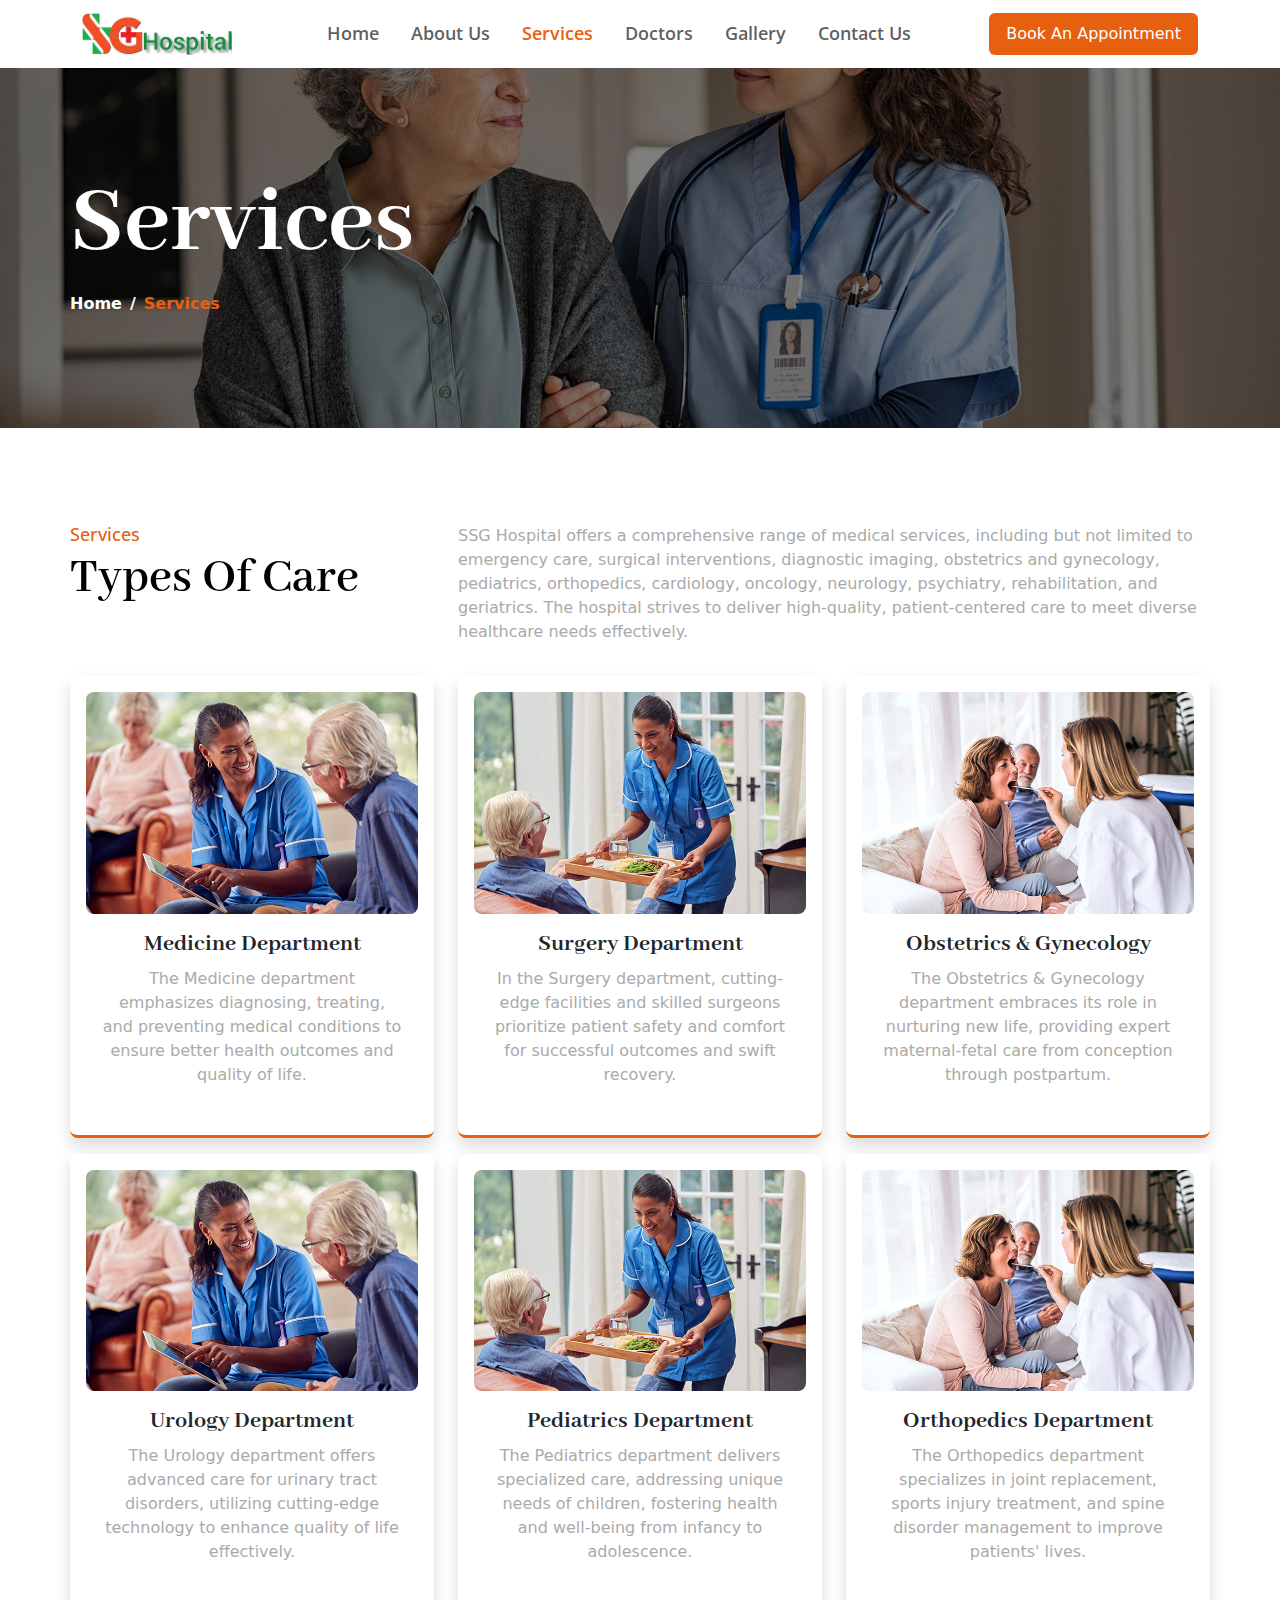
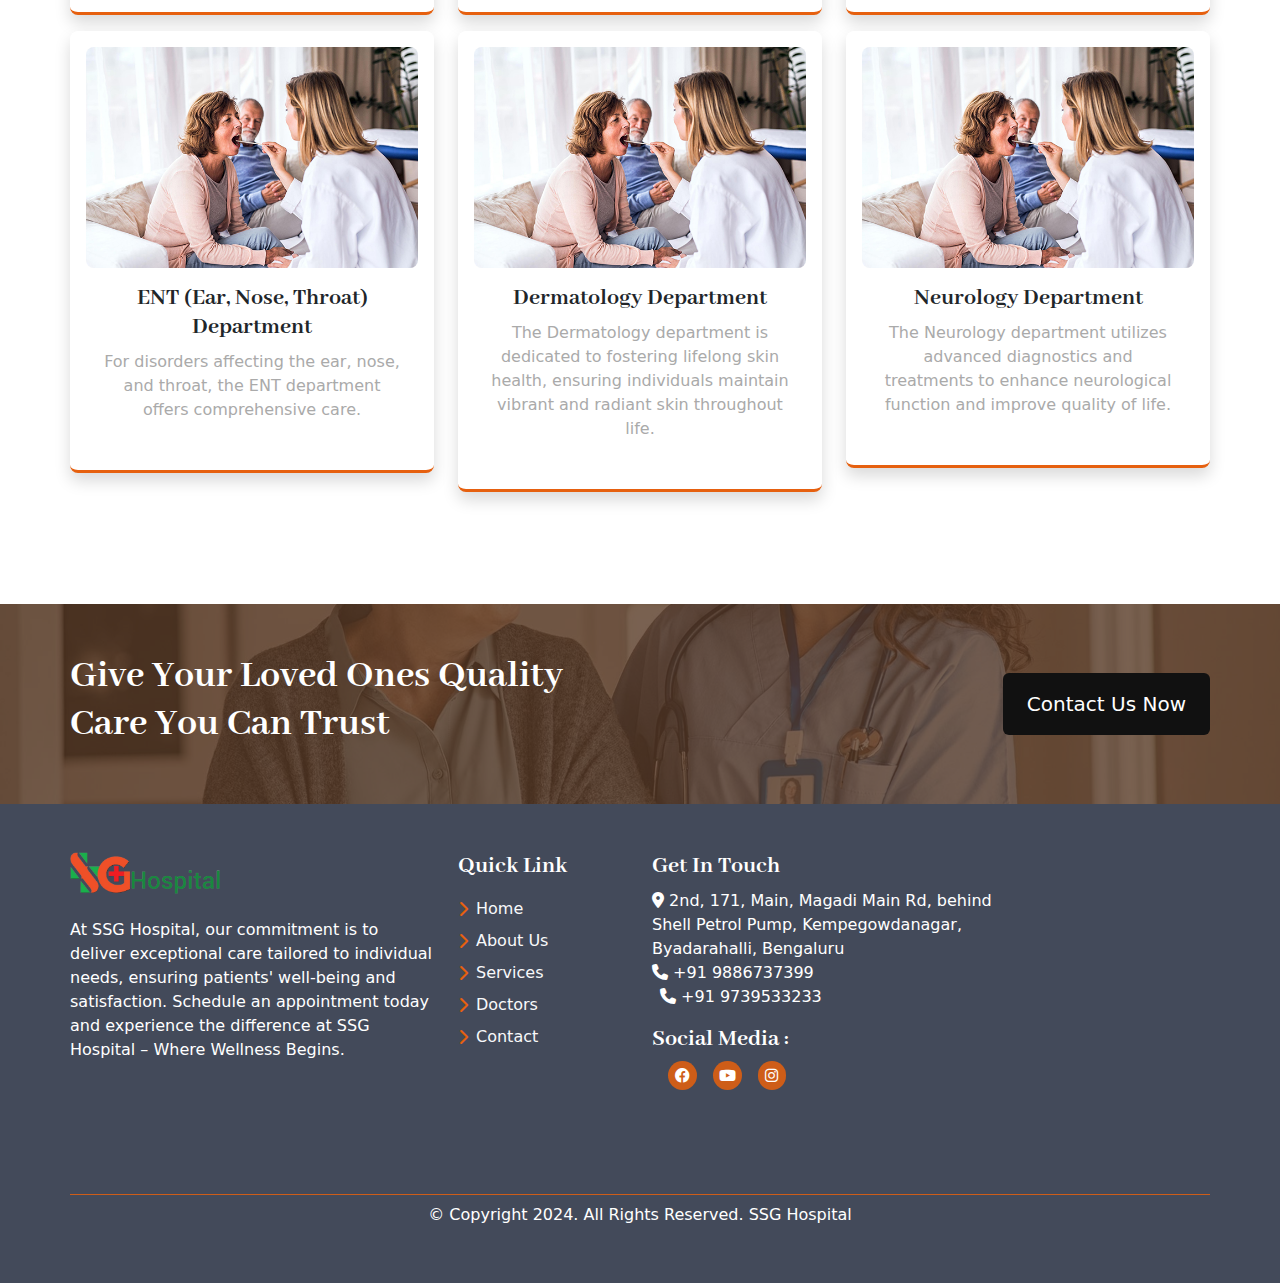
<file: service.html>
<!DOCTYPE html>
<html lang="en">

<head>
    <meta charset="UTF-8">
    <meta name="viewport" content="width=device-width, initial-scale=1.0">
    <link rel="icon" type="image/png" href="image/favicon-32x32.png">
    <!-- Stylesheet -->
    <link href="css/vendor/bootstrap.min.css" rel="stylesheet">
    <link rel="stylesheet" href="css/vendor/fontawesome.css">
    <link rel="stylesheet" href="css/vendor/brands.css">
    <link rel="stylesheet" href="css/vendor/regular.css">
    <link rel="stylesheet" href="css/vendor/solid.css">
    <link rel="stylesheet" href="css/vendor/swiper-bundle.min.css">
    <link rel="stylesheet" href="css/style.css">
    <title>SSG Hospital</title>
</head>

<body>
    <script src="js/vendor/bootstrap.bundle.min.js"></script>
    <script src="js/vendor/jquery.min.js"></script>
    <script src="js/vendor/swiper-bundle.min.js"></script>
    <script src="js/script.js"></script>
    <script src="js/swiper-script.js"></script>
    <script src="js/submit-form.js"></script>
    <script src="js/vendor/isotope.pkgd.min.js"></script>

    <!-- Header -->
    <section class="sticky-top bg-white">
        <div class="r-container">
            <nav class="navbar navbar-expand-lg">
                <div class="container-fluid">
                    <a class="navbar-brand" href="#">
                        <div class="logo-container">
                            <img src="image/logo.jpg" alt="" class="img-fluid">
                        </div>
                    </a>
                    <button class="navbar-toggler accent-color border-0" type="button" data-bs-toggle="collapse"
                        data-bs-target="#navbarSupportedContent" aria-controls="navbarSupportedContent"
                        aria-expanded="false" aria-label="Toggle navigation">
                        <i class="fa-solid fa-bars-staggered"></i>
                    </button>
                    <div class="collapse navbar-collapse" id="navbarSupportedContent">
                        <ul class="navbar-nav mx-auto mb-2 mb-lg-0 font-2 fw-semibold gap-lg-3">
                            <li class="nav-item">
                                <a class="nav-link" aria-current="page" href="index.html">Home</a>
                            </li>
                            <li class="nav-item">
                                <a class="nav-link" href="about_us.html">About Us</a>
                            </li>
                            <li class="nav-item">
                                <a class="nav-link active" href="service.html">Services</a>
                            </li>
                            <li class="nav-item">
                                <a class="nav-link" href="team.html">Doctors</a>
                            </li>
                            <li class="nav-item">
                                <a class="nav-link" href="gallery.html">Gallery</a>
                            </li>
                            <li class="nav-item">
                                <a class="nav-link" href="contact.html">Contact Us</a>
                            </li>
                        </ul>
                        <a href="tel:+91 9886737399" type="button" class="btn button bg-accent-color" type="submit">Book An
                            Appointment</a>
                    </div>
                </div>
            </nav>
        </div>
    </section>
    <!-- End  of Header -->

    <main>
        <!-- Banner -->
        <section class="section position-relative" style="background-image: url(image/dummy-img-1920x900.jpg);">
            <div class="r-container">
                <div class="image-overlay"></div>
                <div class="position-relative" style="z-index: 2;">
                    <h1 class="font-1 fw-bold text-white">Services</h1>
                    <nav aria-label="breadcrumb">
                        <ol class="breadcrumb">
                            <li class="breadcrumb-item fw-bold"><a href="index.html">Home</a></li>
                            <li class="breadcrumb-item fw-bold active" aria-current="page">Services</li>
                        </ol>
                    </nav>
                </div>
            </div>
        </section>

        <!-- Types Of Care -->
        <section class="section">
            <div class="r-container">
                <div class="d-flex flex-column gap-3">
                    <div class="row row-cols-1 row-cols-lg-2 text-lg-start text-center">
                        <div class="col col-lg-4">
                            <div class="d-flex flex-column">
                                <h6 class="accent-color font-2 ">Services</h6>
                                <h3 class="text-black font-1 lh-1 fw-semibold">Types Of Care</h3>
                            </div>
                        </div>
                        <div class="col col-lg-8">
                            <p class="text-gray mx-auto" style="max-width: 768px;">
                                SSG Hospital offers a comprehensive range of medical services, including but not limited
                                to emergency care, surgical interventions, diagnostic imaging, obstetrics and
                                gynecology, pediatrics, orthopedics, cardiology, oncology, neurology, psychiatry,
                                rehabilitation, and geriatrics. The hospital strives to deliver high-quality,
                                patient-centered care to meet diverse healthcare needs effectively.
                            </p>
                        </div>
                    </div>
                    <div class="row row-cols-1 row-cols-lg-3 text-center">
                        <div class="col mb-3">
                            <div class="card p-3 with-border-bottom border-0 shadow rounded-3">
                                <img src="image/services/ser1.jpg" class="card-img-top rounded-3" alt="...">
                                <div class="card-body ">
                                    <h5 class="font-1 fw-bold">Medicine Department</h5>
                                    <p class="text-gray">The Medicine department emphasizes diagnosing, treating, and
                                        preventing medical conditions to ensure better health outcomes and quality of
                                        life.</p>
                                    <div class="d-flex justify-content-center">
                                    </div>
                                </div>
                            </div>
                        </div>
                        <div class="col mb-3">
                            <div class="card p-3 with-border-bottom border-0 shadow rounded-3">
                                <img src="image/services/ser2.jpg" class="card-img-top rounded-3" alt="...">
                                <div class="card-body ">
                                    <h5 class="font-1 fw-bold">Surgery Department</h5>
                                    <p class="text-gray">In the Surgery department, cutting-edge facilities and skilled
                                        surgeons prioritize patient safety and comfort for successful outcomes and swift
                                        recovery.</p>
                                    <div class="d-flex justify-content-center">
                                    </div>
                                </div>
                            </div>
                        </div>
                        <div class="col mb-3">
                            <div class="card p-3 with-border-bottom border-0 shadow rounded-3">
                                <img src="image/services/ser3.jpg" class="card-img-top rounded-3" alt="...">
                                <div class="card-body ">
                                    <h5 class="font-1 fw-bold">Obstetrics & Gynecology</h5>
                                    <p class="text-gray">The Obstetrics & Gynecology department embraces its role in
                                        nurturing new life, providing expert maternal-fetal care from conception through
                                        postpartum.</p>
                                    <div class="d-flex justify-content-center">
                                    </div>
                                </div>
                            </div>
                        </div>
                        <div class="col mb-3">
                            <div class="card p-3 with-border-bottom border-0 shadow rounded-3">
                                <img src="image/services/ser4.jpg" class="card-img-top rounded-3" alt="...">
                                <div class="card-body ">
                                    <h5 class="font-1 fw-bold">Urology Department</h5>
                                    <p class="text-gray">The Urology department offers advanced care for urinary tract
                                        disorders, utilizing cutting-edge technology to enhance quality of life
                                        effectively.
                                    </p>
                                    <div class="d-flex justify-content-center">
                                    </div>
                                </div>
                            </div>
                        </div>
                        <div class="col mb-3">
                            <div class="card p-3 with-border-bottom border-0 shadow rounded-3">
                                <img src="image/services/ser5.jpg" class="card-img-top rounded-3" alt="...">
                                <div class="card-body ">
                                    <h5 class="font-1 fw-bold">Pediatrics Department</h5>
                                    <p class="text-gray">The Pediatrics department delivers specialized care, addressing
                                        unique needs of children, fostering health and well-being from infancy to
                                        adolescence.</p>
                                    <div class="d-flex justify-content-center">
                                    </div>
                                </div>
                            </div>
                        </div>
                        <div class="col mb-3">
                            <div class="card p-3 with-border-bottom border-0 shadow rounded-3">
                                <img src="image/services/ser6.jpg" class="card-img-top rounded-3" alt="...">
                                <div class="card-body ">
                                    <h5 class="font-1 fw-bold">Orthopedics Department</h5>
                                    <p class="text-gray">The Orthopedics department specializes in joint replacement,
                                        sports injury treatment, and spine disorder management to improve patients'
                                        lives.</p>
                                    <div class="d-flex justify-content-center">
                                    </div>
                                </div>
                            </div>
                        </div>
                        <div class="col mb-3">
                            <div class="card p-3 with-border-bottom border-0 shadow rounded-3">
                                <img src="image/services/ser6.jpg" class="card-img-top rounded-3" alt="...">
                                <div class="card-body ">
                                    <h5 class="font-1 fw-bold">ENT (Ear, Nose, Throat) Department</h5>
                                    <p class="text-gray">For disorders affecting the ear, nose, and throat, the ENT
                                        department offers comprehensive care.</p>
                                    <div class="d-flex justify-content-center">
                                    </div>
                                </div>
                            </div>
                        </div>
                        <div class="col mb-3">
                            <div class="card p-3 with-border-bottom border-0 shadow rounded-3">
                                <img src="image/services/ser6.jpg" class="card-img-top rounded-3" alt="...">
                                <div class="card-body ">
                                    <h5 class="font-1 fw-bold">Dermatology Department</h5>
                                    <p class="text-gray">The Dermatology department is dedicated to fostering lifelong
                                        skin health, ensuring individuals maintain vibrant and radiant skin throughout
                                        life.</p>
                                    <div class="d-flex justify-content-center">
                                    </div>
                                </div>
                            </div>
                        </div>
                        <div class="col mb-3">
                            <div class="card p-3 with-border-bottom border-0 shadow rounded-3">
                                <img src="image/services/ser6.jpg" class="card-img-top rounded-3" alt="...">
                                <div class="card-body ">
                                    <h5 class="font-1 fw-bold">Neurology Department</h5>
                                    <p class="text-gray">The Neurology department utilizes advanced diagnostics and
                                        treatments to enhance neurological function and improve quality of life.
                                    </p>
                                    <div class="d-flex justify-content-center">
                                    </div>
                                </div>
                            </div>
                        </div>
                    </div>
                </div>
            </div>
        </section>


    </main>

    <footer>
        <section class="py-5 position-relative" style="background-image: url(image/dummy-img-1920x900.jpg);">
            <div class="r-container">
                <div class="image-overlay-2"></div>
                <div class="position-relative" style="z-index: 2;">
                    <div class="row row-cols-1 row-cols-lg-2 text-lg-start text-center px-lg-0 px-3">
                        <div class="col">
                            <h4 class="text-white font-1 fw-bold fs-1">
                                Give Your Loved Ones Quality Care You Can Trust</h4>
                        </div>
                        <div class="col">
                            <div class="d-flex justify-content-lg-end justify-content-center h-100 align-items-center">
                                <a href="tel:+91 9886737399" type="button" class="btn btn-dark px-4 py-3 fs-5">Contact Us
                                    Now</a>
                            </div>
                        </div>
                    </div>
                </div>
            </div>
        </section>
        <section class="px-lg-0 px-4 py-lg-5 py-4 bg-accent-color-1" style="background-color: #434A5A;">
            <div class="r-container text-white">
                <div class="row row-cols-1 row-cols-lg-4">
                    <div class="col col-lg-4 mb-3">
                        <div class="d-flex flex-column h-100 justify-content-center" style="padding-bottom: 100px;">
                            <div class="logo-container">
                            <a href="index.html"><img src="image/logo-2.png" alt="Logo" class="img-fluid"></a>
                            </div>
                            <p><br>
                                At SSG Hospital, our commitment is to deliver exceptional care tailored to individual
                                needs, ensuring patients' well-being and satisfaction. Schedule an appointment today and
                                experience the difference at SSG Hospital – Where Wellness Begins.
                            </p>
                        </div>
                    </div>
                    <div class="col col-lg-2 mb-3">
                        <div class="d-flex flex-column">
                            <h5 class="font-1 fw-bold mb-3">Quick Link</h5>
                            <div class="d-flex flex-column gap-2">
                                <a href="index.html" class="d-flex flex-row gap-2 align-items-center link-light"><i
                                        class="fa-solid fa-chevron-right accent-color"></i> Home</a>
                                <a href="about_us.html" class="d-flex flex-row gap-2 align-items-center link-light"><i
                                        class="fa-solid fa-chevron-right accent-color"></i> About Us</a>
                                <a href="service.html" class="d-flex flex-row gap-2 align-items-center link-light"><i
                                        class="fa-solid fa-chevron-right accent-color"></i> Services</a>
                                <a href="team.html" class="d-flex flex-row gap-2 align-items-center link-light"><i
                                        class="fa-solid fa-chevron-right accent-color"></i> Doctors</a>
                                <a href="contact.html" class="d-flex flex-row gap-2 align-items-center link-light"><i
                                        class="fa-solid fa-chevron-right accent-color"></i> Contact</a>
                            </div>
                        </div>
                    </div>

                    <div class="col col-lg-4 mb-3">
                        <div class="d-flex flex-column mb-3">
                            <h5 class="font-1 fw-bold mb-2">Get In Touch</h5>
                            <div class="d-flex flex-wrap">
                                <div class="d-flex flex-row me-2 gap-2 align-items-center">
                                    <a href="https://maps.app.goo.gl/4xQ3LSbhwX3GyUTFA"style="color:white"><i class="fa-solid fa-location-dot"></i>
                                    2nd, 171, Main, Magadi Main Rd, behind Shell Petrol Pump, Kempegowdanagar,
                                    Byadarahalli, Bengaluru</a>
                                </div>
                                
                                <div class="d-flex flex-row me-2 gap-2 align-items-center">
                                    <a href="tel:+91 9886737399" style="color: white;"><i class="fa-solid fa-phone"></i>
                                        +91 9886737399 &nbsp;&nbsp;&nbsp;
                                </div>
                                <div class="d-flex flex-row me-2 gap-2 align-items-center">
                                    <a href="tel:+91 9739533233" style="color: white;"><i class="fa-solid fa-phone"></i>
                                        +91 9739533233
                                </div>
                            </div>
                        </div>
                        <div class="d-flex flex-column mb-3">
                            <h5 class="font-1 fw-bold mb-2">Social Media :</h5>
                            <div class="social-container">
                                <a href="https://www.facebook.com/ssghospital/" class="social-item">
                                    <i class="fa-brands fa-facebook"></i>
                                </a>
                                <a href="https://youtu.be/sFwRQQP2uB4?si=Rb5oPVHffLI9HiSq" class="social-item">
                                    <i class="fa-brands fa-youtube"></i>
                                </a>
                                <a href="https://www.instagram.com/s.s.g_hospital/" class="social-item">
                                    <i class="fa-brands fa-instagram"></i>
                                </a>
                            </div>
                        </div>
                    </div>
                    <div class="col col-lg-2 mb-3">
                        <div class="d-flex flex-column">
                            <div class="d-flex flex-column gap-2">
                                <iframe
                                    src="https://www.google.com/maps/embed?pb=!1m18!1m12!1m3!1d124408.35007034965!2d77.3970661438277!3d12.987136424215509!2m3!1f0!2f0!3f0!3m2!1i1024!2i768!4f13.1!3m3!1m2!1s0x3bae3c6cd9adf681%3A0xae35fd7f2420cb51!2sS.S.G%20HOSPITAL!5e0!3m2!1sen!2sin!4v1708515369681!5m2!1sen!2sin"
                                    width="270" height="260" style="border:0;" allowfullscreen="" loading="lazy"
                                    referrerpolicy="no-referrer-when-downgrade"></iframe>
                            </div>
                        </div>
                    </div>
                </div>
                <div class="w-100" style="border-bottom: 1px solid var(--accent-color-2);"></div>
                <div class="text-center p-2">© Copyright 2024. All Rights Reserved. SSG Hospital</div>
            </div>
        </section>
    </footer>



    <script src="js/vendor/fslightbox.js"></script>
    <script src="js/masonry.js"></script>
</body>

</html>
</file>
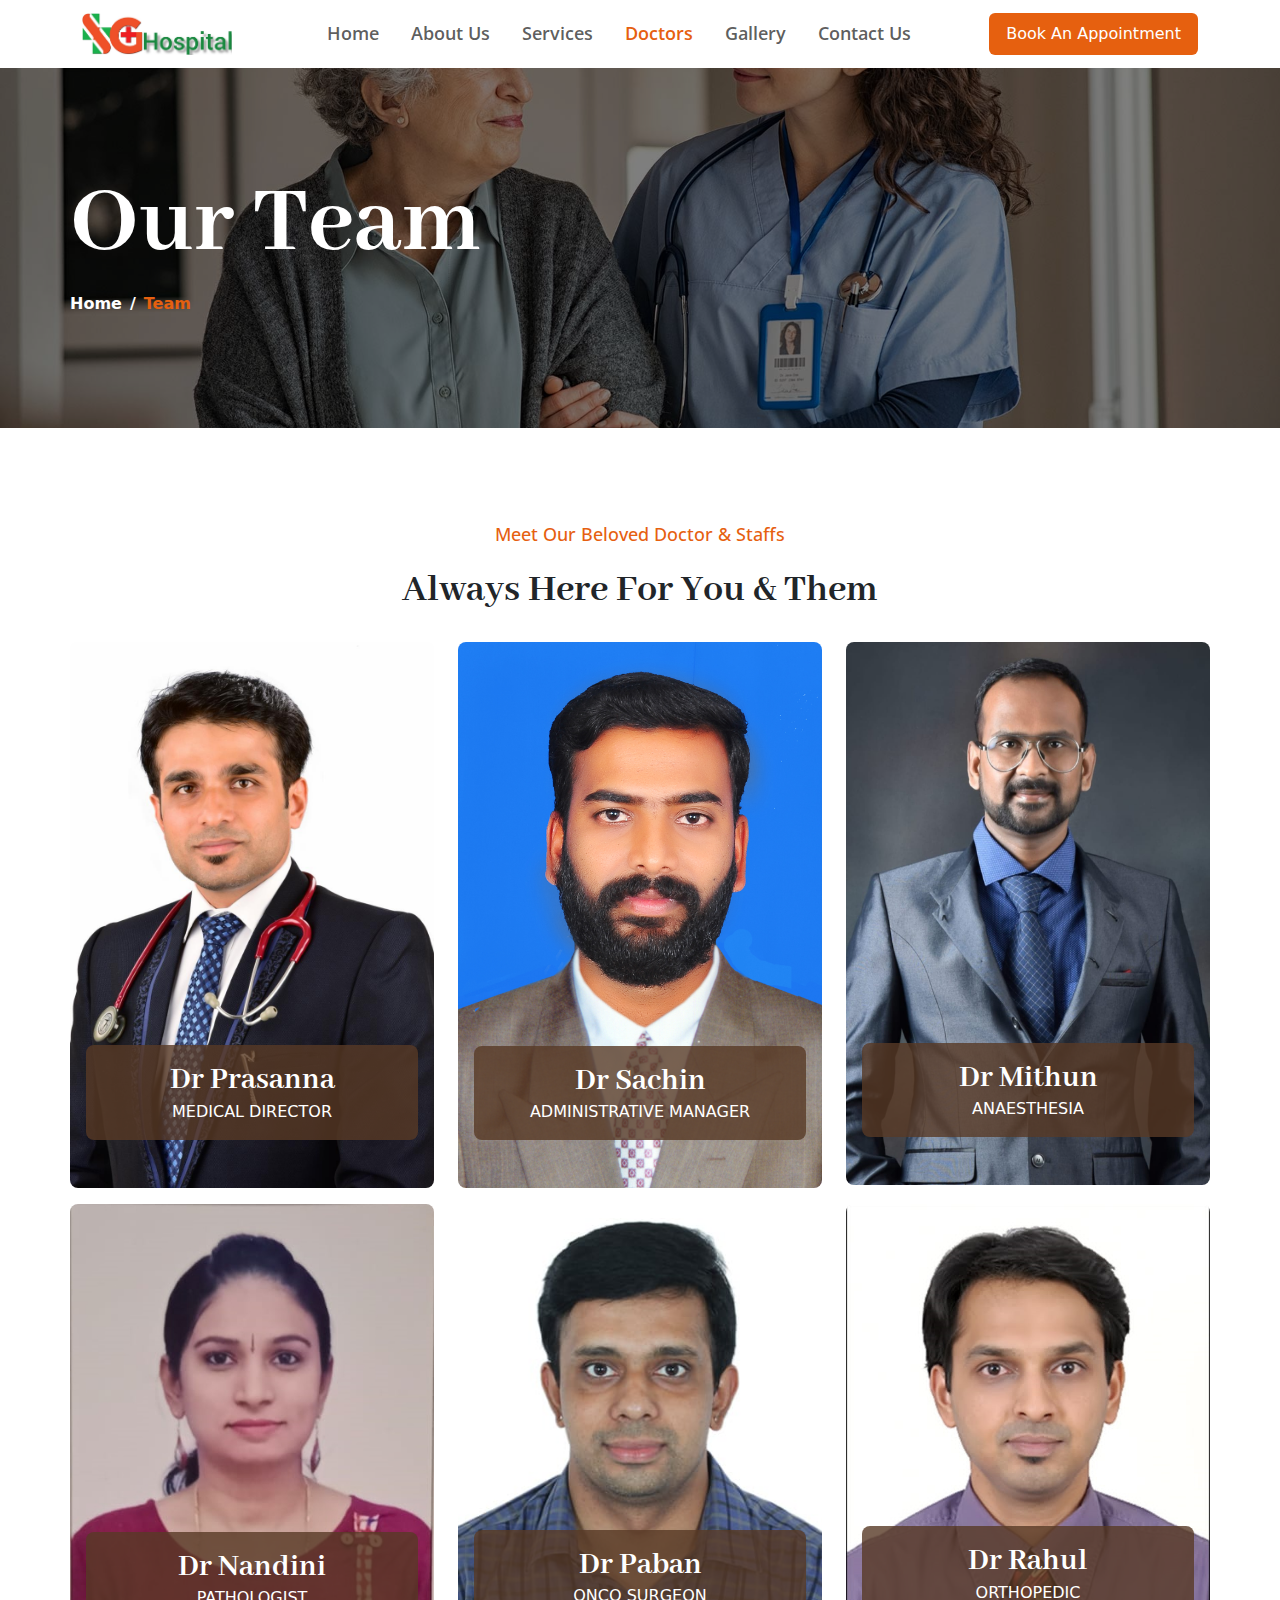
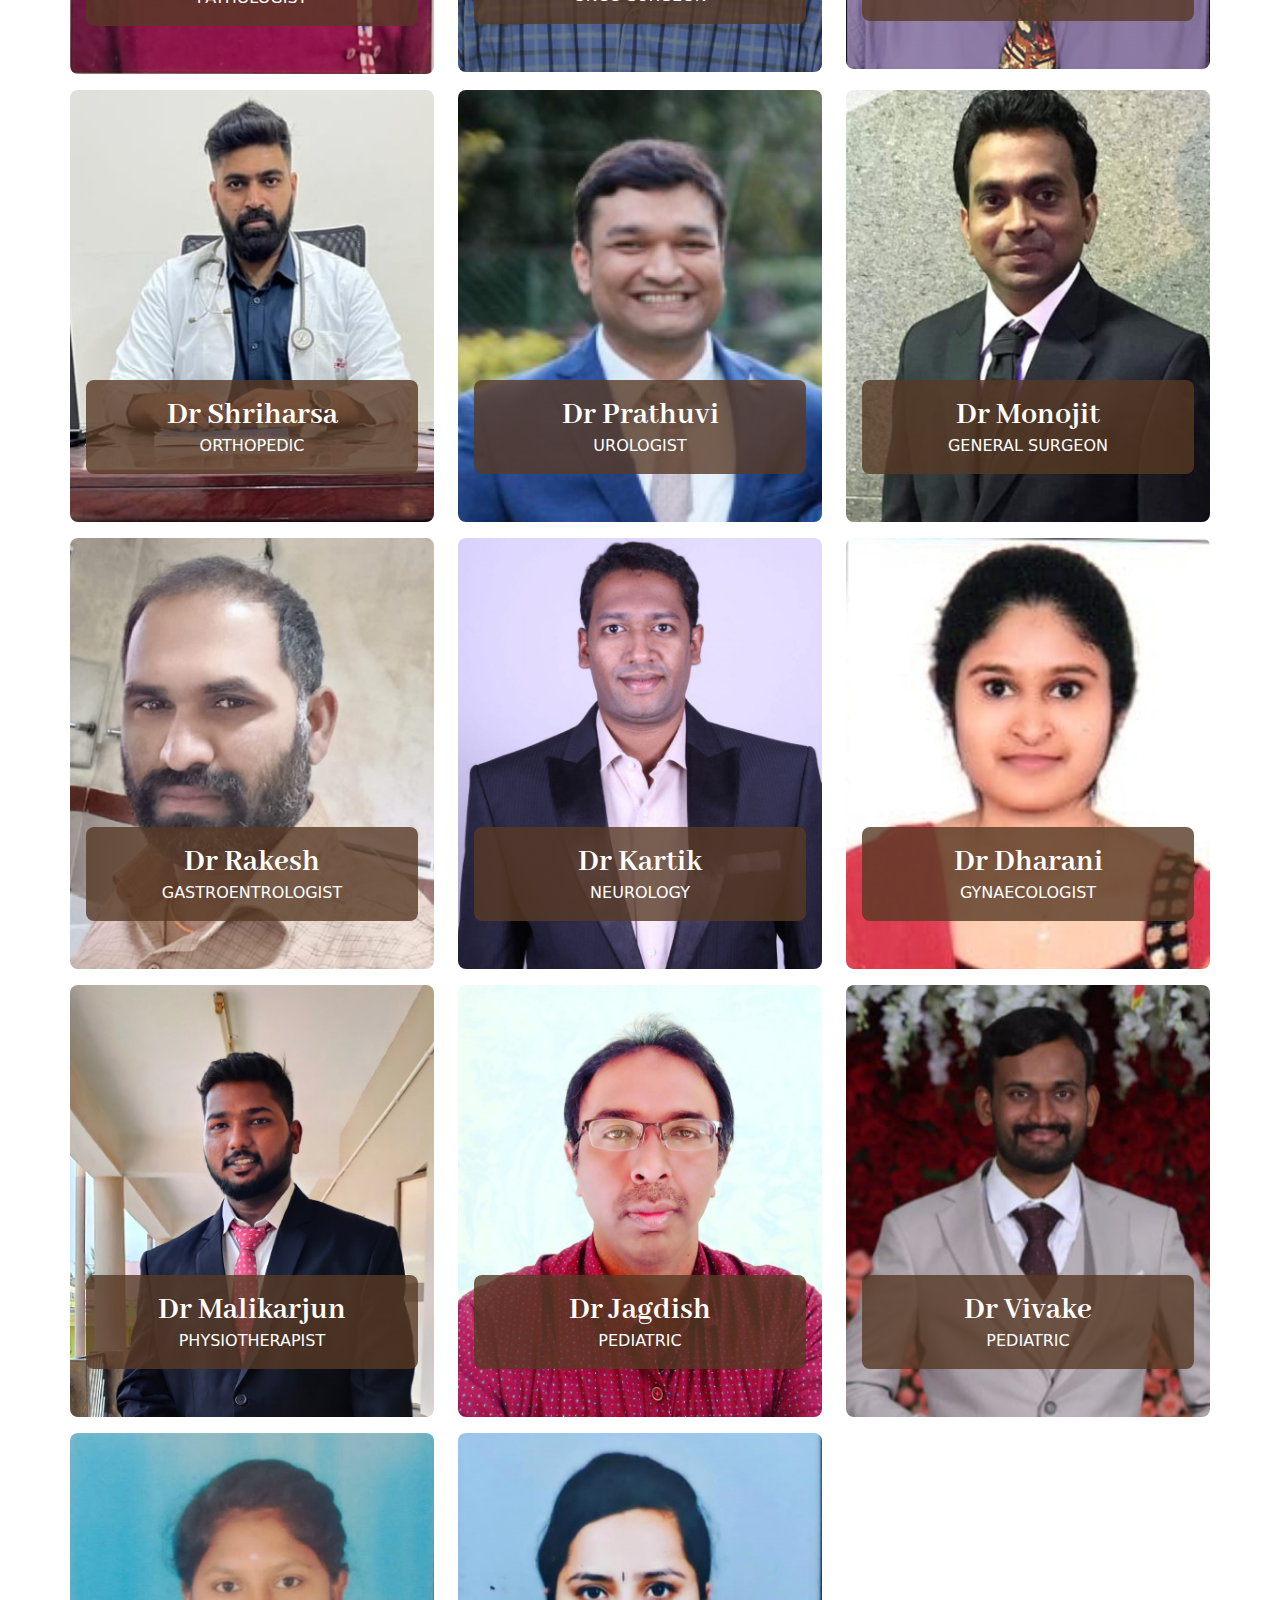
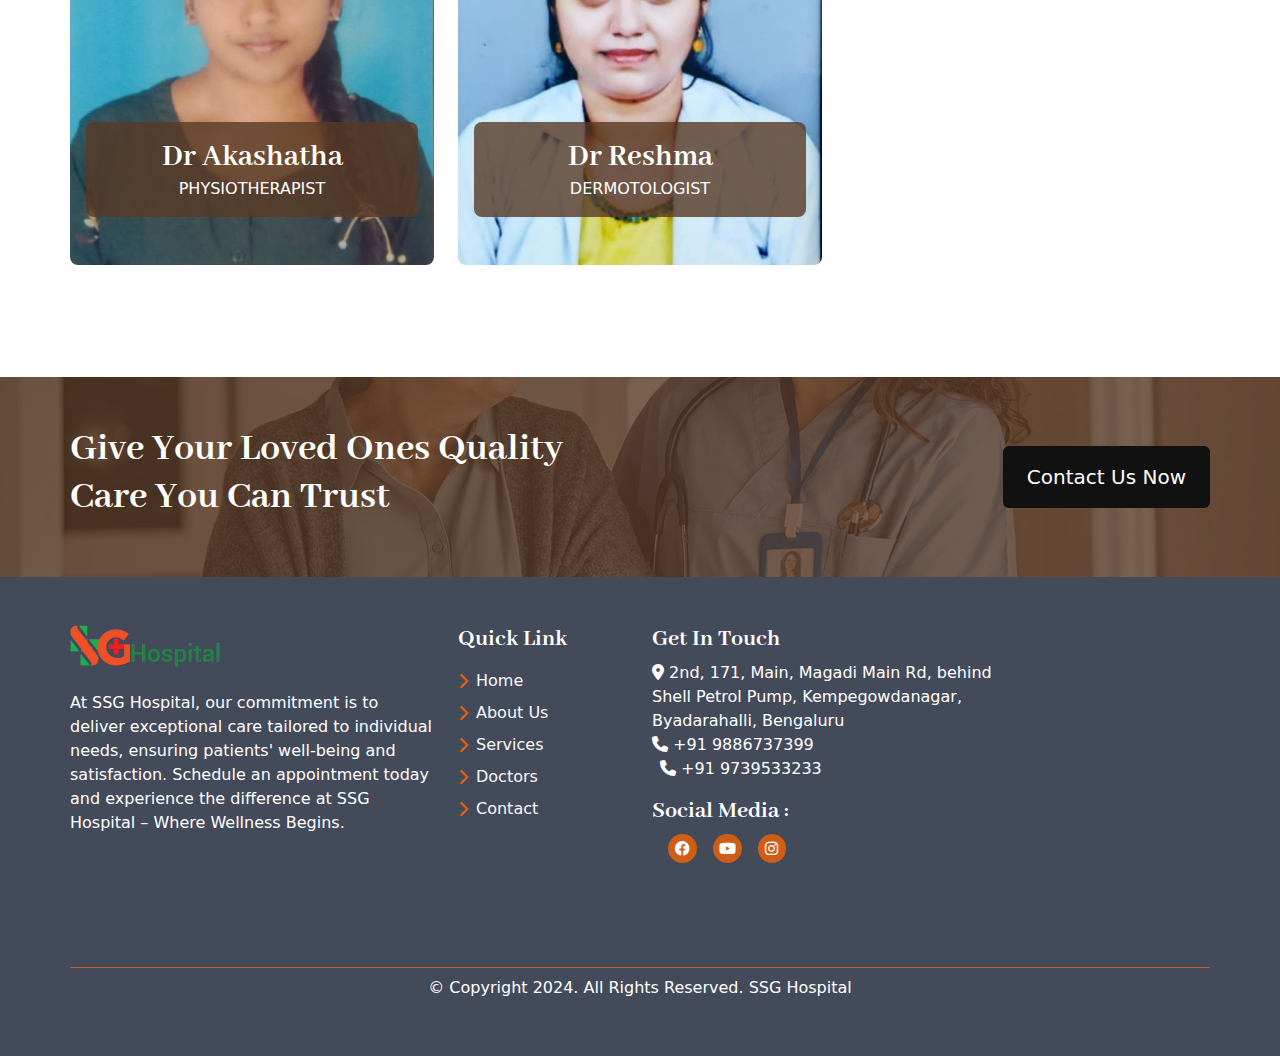
<file: team.html>
<!DOCTYPE html>
<html lang="en">

<head>
    <meta charset="UTF-8">
    <meta name="viewport" content="width=device-width, initial-scale=1.0">
    <link rel="icon" type="image/png" href="image/favicon-32x32.png">
    <!-- Stylesheet -->
    <link href="css/vendor/bootstrap.min.css" rel="stylesheet">
    <link rel="stylesheet" href="css/vendor/fontawesome.css">
    <link rel="stylesheet" href="css/vendor/brands.css">
    <link rel="stylesheet" href="css/vendor/regular.css">
    <link rel="stylesheet" href="css/vendor/solid.css">
    <link rel="stylesheet" href="css/vendor/swiper-bundle.min.css">
    <link rel="stylesheet" href="css/style.css">
    <title>SSG Hospital</title>
</head>

<body>
    <script src="js/vendor/bootstrap.bundle.min.js"></script>
    <script src="js/vendor/jquery.min.js"></script>
    <script src="js/vendor/swiper-bundle.min.js"></script>
    <script src="js/script.js"></script>
    <script src="js/swiper-script.js"></script>
    <script src="js/submit-form.js"></script>
    <script src="js/vendor/isotope.pkgd.min.js"></script>

    <!-- Header -->
    <section class="sticky-top bg-white">
        <div class="r-container">
            <nav class="navbar navbar-expand-lg">
                <div class="container-fluid">
                    <a class="navbar-brand" href="#">
                        <div class="logo-container">
                            <img src="image/logo.jpg" alt="" class="img-fluid">
                        </div>
                    </a>
                    <button class="navbar-toggler accent-color border-0" type="button" data-bs-toggle="collapse"
                        data-bs-target="#navbarSupportedContent" aria-controls="navbarSupportedContent"
                        aria-expanded="false" aria-label="Toggle navigation">
                        <i class="fa-solid fa-bars-staggered"></i>
                    </button>
                    <div class="collapse navbar-collapse" id="navbarSupportedContent">
                        <ul class="navbar-nav mx-auto mb-2 mb-lg-0 font-2 fw-semibold gap-lg-3">
                            <li class="nav-item">
                                <a class="nav-link" aria-current="page" href="index.html">Home</a>
                            </li>
                            <li class="nav-item">
                                <a class="nav-link" href="about_us.html">About Us</a>
                            </li>
                            <li class="nav-item">
                                <a class="nav-link" href="service.html">Services</a>
                            </li>
                            <li class="nav-item">
                                <a class="nav-link active" href="team.html">Doctors</a>
                            </li>
                            <li class="nav-item">
                                <a class="nav-link" href="gallery.html">Gallery</a>
                            </li>
                            <li class="nav-item">
                                <a class="nav-link" href="contact.html">Contact Us</a>
                            </li>
                        </ul>
                        <a href="tel:+91 9886737399" type="button" class="btn button bg-accent-color" type="submit">Book An
                            Appointment</a>
                    </div>
                </div>
            </nav>
        </div>
    </section>
    <!-- End  of Header -->

    <main>
        <!-- Banner -->
        <section class="section position-relative" style="background-image: url(image/dummy-img-1920x900.jpg);">
            <div class="r-container">
                <div class="image-overlay"></div>
                <div class="position-relative" style="z-index: 2;">
                    <h1 class="font-1 fw-bold text-white">Our Team</h1>
                    <nav aria-label="breadcrumb">
                        <ol class="breadcrumb">
                            <li class="breadcrumb-item fw-bold"><a href="index.html">Home</a></li>
                            <li class="breadcrumb-item fw-bold active" aria-current="page">Team</li>
                        </ol>
                    </nav>
                </div>
            </div>
        </section>

        <section class="section">
            <div class="r-container">
                <div class="d-flex flex-column gap-3 text-center">
                    <h6 class="font-2 accent-color">Meet Our Beloved Doctor & Staffs</h6>
                    <h3 class="font-1 lh-1 fw-bold fs-1 mb-3">Always Here For You & Them</h3>
                    <div class="row row-cols-1 row-cols-lg-3">
                        <div class="col mb-3">
                            <div class="position-relative overflow-hidden rounded-3">
                                <img src="image/doctor/dr prasanna.jpg" alt="" class="img-fluid">
                                <div class="position-absolute bottom-0 px-3 pb-5 w-100">
                                    <div class="w-100 position-relative overflow-hidden rounded-3">
                                        <div class="image-overlay-2"></div>
                                        <div class="d-flex flex-column p-3 position-relative" style="z-index: 2;">
                                            <h4 class="text-white font-1 fw-bold m-0 ">Dr Prasanna</h4>
                                            <span class="text-white">MEDICAL DIRECTOR</span>
                                        </div>
                                    </div>
                                </div>
                            </div>
                        </div>
                        <div class="col mb-3">
                            <div class="position-relative overflow-hidden rounded-3">
                                <img src="image/doctor/dr sachin.jpg" alt="" class="img-fluid">
                                <div class="position-absolute bottom-0 px-3 pb-5 w-100">
                                    <div class="w-100 position-relative overflow-hidden rounded-3">
                                        <div class="image-overlay-2"></div>
                                        <div class="d-flex flex-column p-3 position-relative" style="z-index: 2;">
                                            <h4 class="text-white font-1 fw-bold m-0 ">Dr Sachin</h4>
                                            <span class="text-white">ADMINISTRATIVE MANAGER</span>
                                        </div>
                                    </div>
                                </div>
                            </div>
                        </div>
                        <div class="col mb-3">
                            <div class="position-relative overflow-hidden rounded-3">
                                <img src="image/doctor/dr mithun.jpg" alt="" class="img-fluid">
                                <div class="position-absolute bottom-0 px-3 pb-5 w-100">
                                    <div class="w-100 position-relative overflow-hidden rounded-3">
                                        <div class="image-overlay-2"></div>
                                        <div class="d-flex flex-column p-3 position-relative" style="z-index: 2;">
                                            <h4 class="text-white font-1 fw-bold m-0 ">Dr Mithun</h4>
                                            <span class="text-white">ANAESTHESIA</span>
                                        </div>
                                    </div>
                                </div>
                            </div>
                        </div>
                        <div class="col mb-3">
                            <div class="position-relative overflow-hidden rounded-3">
                                <img src="image/doctor/dr nandini.jpg" alt="" class="img-fluid">
                                <div class="position-absolute bottom-0 px-3 pb-5 w-100">
                                    <div class="w-100 position-relative overflow-hidden rounded-3">
                                        <div class="image-overlay-2"></div>
                                        <div class="d-flex flex-column p-3 position-relative" style="z-index: 2;">
                                            <h4 class="text-white font-1 fw-bold m-0 ">Dr Nandini</h4>
                                            <span class="text-white">PATHOLOGIST</span>
                                        </div>
                                    </div>
                                </div>
                            </div>
                        </div>
                        <div class="col mb-3">
                            <div class="position-relative overflow-hidden rounded-3">
                                <img src="image/doctor/dr paban.jpg" alt="" class="img-fluid">
                                <div class="position-absolute bottom-0 px-3 pb-5 w-100">
                                    <div class="w-100 position-relative overflow-hidden rounded-3">
                                        <div class="image-overlay-2"></div>
                                        <div class="d-flex flex-column p-3 position-relative" style="z-index: 2;">
                                            <h4 class="text-white font-1 fw-bold m-0 ">Dr Paban</h4>
                                            <span class="text-white">ONCO SURGEON</span>
                                        </div>
                                    </div>
                                </div>
                            </div>
                        </div>
                        <div class="col mb-3">
                            <div class="position-relative overflow-hidden rounded-3">
                                <img src="image/doctor/dr rahul.jpg" alt="" class="img-fluid">
                                <div class="position-absolute bottom-0 px-3 pb-5 w-100">
                                    <div class="w-100 position-relative overflow-hidden rounded-3">
                                        <div class="image-overlay-2"></div>
                                        <div class="d-flex flex-column p-3 position-relative" style="z-index: 2;">
                                            <h4 class="text-white font-1 fw-bold m-0 ">Dr Rahul</h4>
                                            <span class="text-white">ORTHOPEDIC</span>
                                        </div>
                                    </div>
                                </div>
                            </div>
                        </div>
                        
                        <div class="col mb-3">
                            <div class="position-relative overflow-hidden rounded-3">
                                <img src="image/doctor/dr shriharsa.jpg" alt="" class="img-fluid">
                                <div class="position-absolute bottom-0 px-3 pb-5 w-100">
                                    <div class="w-100 position-relative overflow-hidden rounded-3">
                                        <div class="image-overlay-2"></div>
                                        <div class="d-flex flex-column p-3 position-relative" style="z-index: 2;">
                                            <h4 class="text-white font-1 fw-bold m-0 ">Dr Shriharsa</h4>
                                            <span class="text-white">ORTHOPEDIC</span>
                                        </div>
                                    </div>
                                </div>
                            </div>
                        </div>
                        <div class="col mb-3">
                            <div class="position-relative overflow-hidden rounded-3">
                                <img src="image/doctor/dr prathuvi.jpg" alt="" class="img-fluid">
                                <div class="position-absolute bottom-0 px-3 pb-5 w-100">
                                    <div class="w-100 position-relative overflow-hidden rounded-3">
                                        <div class="image-overlay-2"></div>
                                        <div class="d-flex flex-column p-3 position-relative" style="z-index: 2;">
                                            <h4 class="text-white font-1 fw-bold m-0 ">Dr Prathuvi</h4>
                                            <span class="text-white">UROLOGIST</span>
                                        </div>
                                    </div>
                                </div>
                            </div>
                        </div>
                        <div class="col mb-3">
                            <div class="position-relative overflow-hidden rounded-3">
                                <img src="image/doctor/dr monojit.jpg" alt="" class="img-fluid">
                                <div class="position-absolute bottom-0 px-3 pb-5 w-100">
                                    <div class="w-100 position-relative overflow-hidden rounded-3">
                                        <div class="image-overlay-2"></div>
                                        <div class="d-flex flex-column p-3 position-relative" style="z-index: 2;">
                                            <h4 class="text-white font-1 fw-bold m-0 ">Dr Monojit</h4>
                                            <span class="text-white">GENERAL SURGEON</span>
                                        </div>
                                    </div>
                                </div>
                            </div>
                        </div>
                        
                        <div class="col mb-3">
                            <div class="position-relative overflow-hidden rounded-3">
                                <img src="image/doctor/dr rakesh.jpg" alt="" class="img-fluid">
                                <div class="position-absolute bottom-0 px-3 pb-5 w-100">
                                    <div class="w-100 position-relative overflow-hidden rounded-3">
                                        <div class="image-overlay-2"></div>
                                        <div class="d-flex flex-column p-3 position-relative" style="z-index: 2;">
                                            <h4 class="text-white font-1 fw-bold m-0 ">Dr Rakesh</h4>
                                            <span class="text-white">GASTROENTROLOGIST</span>
                                        </div>
                                    </div>
                                </div>
                            </div>
                        </div>
                        <div class="col mb-3">
                            <div class="position-relative overflow-hidden rounded-3">
                                <img src="image/doctor/dr kartik.jpg" alt="" class="img-fluid">
                                <div class="position-absolute bottom-0 px-3 pb-5 w-100">
                                    <div class="w-100 position-relative overflow-hidden rounded-3">
                                        <div class="image-overlay-2"></div>
                                        <div class="d-flex flex-column p-3 position-relative" style="z-index: 2;">
                                            <h4 class="text-white font-1 fw-bold m-0 ">Dr Kartik</h4>
                                            <span class="text-white">NEUROLOGY</span>
                                        </div>
                                    </div>
                                </div>
                            </div>
                        </div>
                        <div class="col mb-3">
                            <div class="position-relative overflow-hidden rounded-3">
                                <img src="image/doctor/dr dharani.jpg" alt="" class="img-fluid">
                                <div class="position-absolute bottom-0 px-3 pb-5 w-100">
                                    <div class="w-100 position-relative overflow-hidden rounded-3">
                                        <div class="image-overlay-2"></div>
                                        <div class="d-flex flex-column p-3 position-relative" style="z-index: 2;">
                                            <h4 class="text-white font-1 fw-bold m-0 ">Dr Dharani</h4>
                                            <span class="text-white">GYNAECOLOGIST</span>
                                        </div>
                                    </div>
                                </div>
                            </div>
                        </div>
                        <div class="col mb-3">
                            <div class="position-relative overflow-hidden rounded-3">
                                <img src="image/doctor/dr malikarjun.jpg" alt="" class="img-fluid">
                                <div class="position-absolute bottom-0 px-3 pb-5 w-100">
                                    <div class="w-100 position-relative overflow-hidden rounded-3">
                                        <div class="image-overlay-2"></div>
                                        <div class="d-flex flex-column p-3 position-relative" style="z-index: 2;">
                                            <h4 class="text-white font-1 fw-bold m-0 ">Dr Malikarjun</h4>
                                            <span class="text-white">PHYSIOTHERAPIST</span>
                                        </div>
                                    </div>
                                </div>
                            </div>
                        </div>
                        <div class="col mb-3">
                            <div class="position-relative overflow-hidden rounded-3">
                                <img src="image/doctor/dr jagdish.jpg" alt="" class="img-fluid">
                                <div class="position-absolute bottom-0 px-3 pb-5 w-100">
                                    <div class="w-100 position-relative overflow-hidden rounded-3">
                                        <div class="image-overlay-2"></div>
                                        <div class="d-flex flex-column p-3 position-relative" style="z-index: 2;">
                                            <h4 class="text-white font-1 fw-bold m-0 ">Dr Jagdish</h4>
                                            <span class="text-white">PEDIATRIC</span>
                                        </div>
                                    </div>
                                </div>
                            </div>
                        </div>
                        <div class="col mb-3">
                            <div class="position-relative overflow-hidden rounded-3">
                                <img src="image/doctor/dr vivake.jpg" alt="" class="img-fluid">
                                <div class="position-absolute bottom-0 px-3 pb-5 w-100">
                                    <div class="w-100 position-relative overflow-hidden rounded-3">
                                        <div class="image-overlay-2"></div>
                                        <div class="d-flex flex-column p-3 position-relative" style="z-index: 2;">
                                            <h4 class="text-white font-1 fw-bold m-0 ">Dr Vivake</h4>
                                            <span class="text-white">PEDIATRIC</span>
                                        </div>
                                    </div>
                                </div>
                            </div>
                        </div>
                        <div class="col mb-3">
                            <div class="position-relative overflow-hidden rounded-3">
                                <img src="image/doctor/dr akashatha.jpg" alt="" class="img-fluid">
                                <div class="position-absolute bottom-0 px-3 pb-5 w-100">
                                    <div class="w-100 position-relative overflow-hidden rounded-3">
                                        <div class="image-overlay-2"></div>
                                        <div class="d-flex flex-column p-3 position-relative" style="z-index: 2;">
                                            <h4 class="text-white font-1 fw-bold m-0 ">Dr Akashatha</h4>
                                            <span class="text-white">PHYSIOTHERAPIST</span>
                                        </div>
                                    </div>
                                </div>
                            </div>
                        </div>
                        <div class="col mb-3">
                            <div class="position-relative overflow-hidden rounded-3">
                                <img src="image/doctor/dr  reshma.jpg" alt="" class="img-fluid">
                                <div class="position-absolute bottom-0 px-3 pb-5 w-100">
                                    <div class="w-100 position-relative overflow-hidden rounded-3">
                                        <div class="image-overlay-2"></div>
                                        <div class="d-flex flex-column p-3 position-relative" style="z-index: 2;">
                                            <h4 class="text-white font-1 fw-bold m-0 ">Dr Reshma</h4>
                                            <span class="text-white">DERMOTOLOGIST</span>
                                        </div>
                                    </div>
                                </div>
                            </div>
                        </div>
                    </div>
                </div>
            </div>
        </section>

    </main>

    <footer>
        <section class="py-5 position-relative" style="background-image: url(image/dummy-img-1920x900.jpg);">
            <div class="r-container">
                <div class="image-overlay-2"></div>
                <div class="position-relative" style="z-index: 2;">
                    <div class="row row-cols-1 row-cols-lg-2 text-lg-start text-center px-lg-0 px-3">
                        <div class="col">
                            <h4 class="text-white font-1 fw-bold fs-1">
                                Give Your Loved Ones Quality Care You Can Trust</h4>
                        </div>
                        <div class="col">
                            <div class="d-flex justify-content-lg-end justify-content-center h-100 align-items-center">
                                <a href="tel:+91 9886737399" type="button" class="btn btn-dark px-4 py-3 fs-5">Contact Us
                                    Now</a>
                            </div>
                        </div>
                    </div>
                </div>
            </div>
        </section>
        <section class="px-lg-0 px-4 py-lg-5 py-4 bg-accent-color-1" style="background-color: #434A5A;">
            <div class="r-container text-white">
                <div class="row row-cols-1 row-cols-lg-4">
                    <div class="col col-lg-4 mb-3">
                        <div class="d-flex flex-column h-100 justify-content-center" style="padding-bottom: 100px;">
                            <div class="logo-container">
                                <a href="index.html"><img src="image/logo-2.png" alt="Logo" class="img-fluid"></a>
                            </div>
                            <p><br>
                                At SSG Hospital, our commitment is to deliver exceptional care tailored to individual
                                needs, ensuring patients' well-being and satisfaction. Schedule an appointment today and
                                experience the difference at SSG Hospital – Where Wellness Begins.
                            </p>
                        </div>
                    </div>
                    <div class="col col-lg-2 mb-3">
                        <div class="d-flex flex-column">
                            <h5 class="font-1 fw-bold mb-3">Quick Link</h5>
                            <div class="d-flex flex-column gap-2">
                                <a href="index.html" class="d-flex flex-row gap-2 align-items-center link-light"><i
                                        class="fa-solid fa-chevron-right accent-color"></i> Home</a>
                                <a href="about_us.html" class="d-flex flex-row gap-2 align-items-center link-light"><i
                                        class="fa-solid fa-chevron-right accent-color"></i> About Us</a>
                                <a href="service.html" class="d-flex flex-row gap-2 align-items-center link-light"><i
                                        class="fa-solid fa-chevron-right accent-color"></i> Services</a>
                                <a href="team.html" class="d-flex flex-row gap-2 align-items-center link-light"><i
                                        class="fa-solid fa-chevron-right accent-color"></i> Doctors</a>
                                <a href="contact.html" class="d-flex flex-row gap-2 align-items-center link-light"><i
                                        class="fa-solid fa-chevron-right accent-color"></i> Contact</a>
                            </div>
                        </div>
                    </div>

                    <div class="col col-lg-4 mb-3">
                        <div class="d-flex flex-column mb-3">
                            <h5 class="font-1 fw-bold mb-2">Get In Touch</h5>
                            <div class="d-flex flex-wrap">
                                <div class="d-flex flex-row me-2 gap-2 align-items-center">
                                    <a href="https://maps.app.goo.gl/4xQ3LSbhwX3GyUTFA"style="color:white"><i class="fa-solid fa-location-dot"></i>
                                    2nd, 171, Main, Magadi Main Rd, behind Shell Petrol Pump, Kempegowdanagar,
                                    Byadarahalli, Bengaluru</a>
                                </div>
                                
                                <div class="d-flex flex-row me-2 gap-2 align-items-center">
                                    <a href="tel:+91 9886737399" style="color: white;"><i class="fa-solid fa-phone"></i>
                                        +91 9886737399 &nbsp;&nbsp;&nbsp;
                                </div>
                                <div class="d-flex flex-row me-2 gap-2 align-items-center">
                                    <a href="tel:+91 9739533233" style="color: white;"><i class="fa-solid fa-phone"></i>
                                        +91 9739533233
                                </div>
                            </div>
                        </div>
                        <div class="d-flex flex-column mb-3">
                            <h5 class="font-1 fw-bold mb-2">Social Media :</h5>
                            <div class="social-container">
                                <a href="https://www.facebook.com/ssghospital/" class="social-item">
                                    <i class="fa-brands fa-facebook"></i>
                                </a>
                                <a href="https://youtu.be/sFwRQQP2uB4?si=Rb5oPVHffLI9HiSq" class="social-item">
                                    <i class="fa-brands fa-youtube"></i>
                                </a>
                                <a href="https://www.instagram.com/s.s.g_hospital/" class="social-item">
                                    <i class="fa-brands fa-instagram"></i>
                                </a>
                            </div>
                        </div>
                    </div>
                    <div class="col col-lg-2 mb-3">
                        <div class="d-flex flex-column">
                            <div class="d-flex flex-column gap-2">
                                <iframe
                                    src="https://www.google.com/maps/embed?pb=!1m18!1m12!1m3!1d124408.35007034965!2d77.3970661438277!3d12.987136424215509!2m3!1f0!2f0!3f0!3m2!1i1024!2i768!4f13.1!3m3!1m2!1s0x3bae3c6cd9adf681%3A0xae35fd7f2420cb51!2sS.S.G%20HOSPITAL!5e0!3m2!1sen!2sin!4v1708515369681!5m2!1sen!2sin"
                                    width="270" height="260" style="border:0;" allowfullscreen="" loading="lazy"
                                    referrerpolicy="no-referrer-when-downgrade"></iframe>
                            </div>
                        </div>
                    </div>
                </div>
                <div class="w-100" style="border-bottom: 1px solid var(--accent-color-2);"></div>
                <div class="text-center p-2">© Copyright 2024. All Rights Reserved. SSG Hospital</div>
            </div>
        </section>
    </footer>



    <script src="js/vendor/fslightbox.js"></script>
    <script src="js/masonry.js"></script>
</body>

</html>
</file>
<file: css/style.css>
/* Google Fonts */
@import url('https://fonts.googleapis.com/css2?family=Abhaya+Libre:wght@400;500;600;700;800&family=Open+Sans:ital,wght@0,300;0,400;0,500;0,600;0,700;0,800;1,300;1,400;1,500;1,600;1,700;1,800&display=swap');


@property --progress {
    syntax: '<integer>';
    inherits: true;
    initial-value: 0;
}

@keyframes load {
    to {
        --progress: var(--value)
    }
}

@keyframes background_animation {
    from {
        background-size: 100%;
    }

    to {
        background-size: 110%;
    }
}

@keyframes ripple {
    from {
        opacity: 0.7;
        transform: scale3d(1, 1, 1);
        transform-origin: center;
        border-width: 1px;
    }

    to {
        opacity: 0;
        transform: scale3d(1.5, 1.5, 1.5);
        transform-origin: center;
        border-width: 10px;
    }
}


:root {
    --dark-bg: #111111;
    --secondary-dark: #222222;
    --accent-color: #e6600f;
    --accent-color-1: #de712e;
    --accent-color-2: #ce5d18;
    --gray-color: #aaaaaa;
    --font-1: 'Abhaya Libre', serif;
    --font-2: 'Open Sans', sans-serif;
}

h1 {
    font-size: 100px;
}

h2 {
    font-size: 72px;
}

h3 {
    font-size: 50px
}

h4 {
    font-size: 32px;
}

h5 {
    font-size: 24px;
}

h6 {
    font-size: 18px;
}

ul {
    list-style: none;
}

img {
    object-fit: cover;
}

section {
    background-size: cover;
    background-position: center;
}

button,
a[type="button"] {
    padding-inline: 1rem;
    padding-block: 0.5rem;
    text-decoration: none;
    transition: all 0.5s;
    color: white;
}

button.button {
    padding-inline: 1rem;
    padding-block: 0.5rem;
    border: 2px solid var(--accent-color);
    text-decoration: none;
    transition: all 0.5s;
    color: white;
}

button.button:hover {
    background-color: var(--accent-color);
    color: white;
    filter: brightness(0.8);
}

a:hover {
    color: var(--accent-color);
}

button:hover,
a[type="button"]:hover {
    background-color: var(--accent-color);
    color: white;
    filter: brightness(0.8);
}

a {
    text-decoration: none;
}

.font-1 {
    font-family: var(--font-1);
}

.font-2 {
    font-family: var(--font-2);
}


.form input,
.form textarea {
    background-color: white;
    border-radius: 5px;
    border: none;
    width: 100%;
}

.form input:focus,
.form textarea:focus {
    box-shadow: none;
}

.form input::placeholder,
.form textarea::placeholder {
    color: #88888893;
}

.form .submit_form {
    padding-inline: 2rem;
    padding-block: 0.7rem;
    text-decoration: none;
    transition: all 0.5s;
    color: white;
    background-color: var(--accent-color-1);
    border-radius: 5px;
}

.submit_form-subscribe {
    padding-inline: 2rem;
    padding-block: 0.7rem;
    text-decoration: none;
    transition: all 0.5s;
    color: white;
    background-color: var(--accent-color-1);
    border-radius: 5px;
}

.submit_form-subscribe:hover{
    background-color: var(--dark-bg);
    color: white;
    filter: none;
}

.maps {
    width: 100%;
    height: 280px;
    /* filter: brightness(100%) contrast(100%) saturate(0%) blur(0px) hue-rotate(0deg); */
}

#header {
    transition: all 0.5s ease;
}

.nav-link {
    border-bottom: 2px solid transparent;
    font-size: 1.125rem;
}

.nav-link:hover {
    color: var(--accent-color);
}

.nav-link.active {
    color: var(--accent-color) !important;
}

.nav-link:focus {
    color: var(--accent-color) !important;
}

.navbar-toggler:focus {
    box-shadow: none;
}

.dropdown-menu {
    background-color: white;
    border-radius: 0;
    border: none;
    padding: 0;
    padding-block: 0.5rem;
    box-shadow: 1px 1px 23px 1px rgba(0, 0, 0, 0.17);
    -webkit-box-shadow: 1px 1px 23px 1px rgba(0, 0, 0, 0.17);
    -moz-box-shadow: 1px 1px 23px 1px rgba(0, 0, 0, 0.17);
    border-radius: 10px;
}

.dropdown-item {
    padding-block: 0.5rem;
}

.dropdown-item.active {
    color: var(--accent-color);
    background-color: transparent;
}

.dropdown-item:hover {
    color: var(--accent-color);
    background-color: transparent;
}

.dropdown-item:focus {
    color: var(--accent-color);
}

.section {
    padding: 6em 2em 6em 2em;
    overflow: hidden;
}

.r-container {
    max-width: 1140px;
    margin-right: auto;
    margin-left: auto;
}

.bg-dark-color {
    background-color: var(--dark-bg);
}

.bg-dark-transparent {
    background-color: #232323b7;
}

.bg-secondary-dark {
    background-color: var(--secondary-dark);
}

.bg-accent-color {
    background-color: var(--accent-color);
}

.bg-accent-color-1 {
    background-color: var(--accent-color-1);
}

.bg-accent-color-2 {
    background-color: var(--accent-color-2);
}

.accent-color {
    color: var(--accent-color);
}

.accent-color-1 {
    color: var(--accent-color-1);
}

.accent-color-2 {
    color: var(--accent-color-2);
}

.border-accent-color {
    border-color: var(--accent-color) !important;
}

.border-accent-color-1 {
    border-color: var(--accent-color-1) !important;
}

.border-accent-color-2 {
    border-color: var(--accent-color-2) !important;
}

.text-gray {
    color: var(--gray-color) !important;
}

.bg-accent-color-hover:hover {
    background-color: var(--accent-color);
    color: white;
}

.btn-dark {
    background-color: var(--dark-bg);
    color: white;
    border: none;
}

.btn-dark:hover {
    background-color: var(--accent-color-1);
    color: white;
    border: none;
}

.image-overlay {
    height: 100%;
    width: 100%;
    top: 0;
    left: 0;
    position: absolute;
    background-color: #000;
    opacity: 0.5;
    transition: background 0.3s, border-radius 0.3s, opacity 0.3s;
}

.image-overlay-2 {
    height: 100%;
    width: 100%;
    top: 0;
    left: 0;
    position: absolute;
    background-color: #583926;
    opacity: 0.8;
    transition: background 0.3s, border-radius 0.3s, opacity 0.3s;
}

iframe{
    width: 100%;
}

.image-overlay-3 {
    height: 100%;
    width: 100%;
    top: 0;
    left: 0;
    position: absolute;
    background-color: #FFFFFF;
    opacity: 0.75;
    transition: background 0.3s, border-radius 0.3s, opacity 0.3s;
}

.overlay {
    background-image: url(../image/bg.png);
    background-size: contain;
    background-position: center;
    position: absolute;
    width: 100%;
    height: 100%;
    left: 0;
    top: 0;
    background-repeat: no-repeat;
    background-size: 65% auto;
    opacity: 1;
}

.overlay.right {
    background-position: center right;
}

.overlay.left {
    background-position: center left;
}

.logo-container {
    max-width: 150px;
}

.divider {
    display: flex;
    align-items: center;
}

.divider::after {
    display: block;
    content: "";
    border-bottom: 0;
    flex-grow: 1;
    border-top: 3px solid var(--accent-color);
    max-width: 80px;
    min-width: 80px;
}

.divider-before::before {
    display: block;
    content: "";
    border-bottom: 0;
    flex-grow: 1;
    border-top: 3px solid var(--accent-color);
    max-width: 80px;
    min-width: 80px;
}

.divider-element {
    letter-spacing: 2px;
    flex-shrink: 0;
    flex-grow: 1;
    margin: 0;
    margin-left: 1rem;
    font-weight: 400;
}

.image-infinite-bg {
    height: 90vh;
}

.animation-bg {
    animation: background_animation 10s forwards;
}

.r-progress {
    --value: 17;
    --progress-color: var(--accent-color);
    --secondary-progress-color: #a8a8a8;
    --animation-duration: 2000;
}

.r-progress-bar {
    position: relative;
    height: 20px;
    background-color: var(--secondary-progress-color);
    display: flex;
    /* border-radius: 3px; */
    overflow: hidden;
}

.r-progress-bar .progress-value {
    height: 100%;
    width: calc(var(--progress) * 1%);
    background-color: var(--progress-color);
    position: relative;
    /* border-radius: 3px; */
    animation: load;
    animation-fill-mode: forwards;
    animation-duration: calc(var(--animation-duration) * 1ms);
    animation-timing-function: linear;
    animation-delay: 500ms;
    color: black;
}

.r-progress-bar.percentage-label::after {
    counter-reset: percentage var(--progress);
    content: counter(percentage) '%';
    display: block;
    position: absolute;
    left: calc((var(--progress) * 1%) - 3rem);
    animation: load;
    animation-fill-mode: forwards;
    animation-duration: calc(var(--animation-duration) * 1ms);
    animation-timing-function: linear;
    animation-delay: 500ms;
    color: white;
    font-size: 15px;
    line-height: 1.2;
    /* font-weight: 700; */
    font-family: var(--font-1);
}

.bg-attach-fixed {
    background-attachment: fixed;
}

.social-container {
    display: flex;
    flex-direction: row;
    gap: 1rem;
}

.social-item {
    border-radius: 50%;
    aspect-ratio: 1/1;
    font-size: 15px;
    width: 1.8rem;
    height: 1.8rem;
    background-color: var(--accent-color-2);
    transition: all 0.5s;
    display: flex;
    justify-content: center;
    align-items: center;
    color: white;
}

.social-item.bg-accent-color-1 {
    background-color: var(--accent-color-1);
}

.social-item:hover {
    background-color: var(--dark-bg);
    color: white;
}

.nav-tabs {
    border-bottom: none;
}

.nav-tabs .nav-link {
    background-color: transparent;
    color: var(--accent-color);
    border: none;
    position: relative;
}

.nav-tabs .nav-link:hover {
    border: none;
    color: white;
}

.nav-tabs .nav-link.active {
    background-color: transparent;
    border: none;
}

.nav-tabs .nav-link.active::after {
    content: "";
    position: absolute;
    bottom: 0;
    left: 0;
    width: 100%;
    height: 2px;
    background-color: var(--accent-color);
}

.breadcrumb .breadcrumb-item>a {
    color: white;
}

.breadcrumb .breadcrumb-item.active {
    color: var(--accent-color);
}

.breadcrumb-item+.breadcrumb-item::before {
    color: white;
}

.swiper-pagination {
    margin-block: 1rem;
}

.swiper-pagination .swiper-pagination-bullet-active {
    background-color: black;
}

.video-container {
    aspect-ratio: 16/9;
    background-size: cover;
    background-position: center;
    position: relative;
}

.video-iframe {
    position: absolute;
    left: 0;
    top: 0;
    width: 100%;
    height: 100%;
}

.video-btn {
    border-radius: 50%;
    aspect-ratio: 1/1;
    width: 5rem;
    background-color: transparent;
    border: solid 2px white;
    display: flex;
    justify-content: center;
    align-items: center;
    padding: 0;
}

.border-custom {
    border-width: 0px 1px 0px 0px;
    border-color: var(--accent-color);
    border-style: solid;
}

.icon-box {
    display: flex;
    justify-content: center;
    align-items: center;
    text-align: center;
    font-size: 2.5rem;
    aspect-ratio: 1/1;
    width: 4rem;
    height: 4rem;
}

.request-loader {
    position: relative;
    height: 60px;
    width: 60px;
    border-radius: 50% !important;
    background-color: var(--accent-color);
    display: flex;
    justify-content: center;
    align-items: center;
    color: white;
}

.request-loader:hover {
    color: #464646;
    background-color: var(--accent-color);
}


.request-loader::after,
.request-loader::before {
    opacity: 0.2;
    display: flex;
    flex-direction: row;
    justify-content: center;
    align-items: center;
    position: absolute;
    content: '';
    height: 100%;
    width: 100%;
    color: rgb(238, 238, 238);
    border: 4px solid currentColor;
    border-radius: 50%;
    animation-name: ripple;
    animation-iteration-count: infinite;
    animation-timing-function: cubic-bezier(.65, 0, .34, 1);
    z-index: 0;
}

.request-loader::after {
    animation-delay: 0.5s;
    animation-duration: 3s;
}

.request-loader::before {
    animation-delay: 0.2s;
    animation-duration: 3s;
}

.ifr-video {
    aspect-ratio: 16/9;
    width: 100%;
}

.post-button {
    background-color: transparent;
    color: var(--accent-color) !important;
    border: none !important;
}

.post-button:hover {
    background-color: transparent !important;
    color: var(--accent-color) !important;
    transform: scale(1.15);
}

.card.with-border-bottom {
    border-bottom: 3px solid var(--accent-color) !important;
}

.list-group .list-group-item {
    border: none;
    border-radius: 5px;
}

.list-group .list-group-item.active {
    background-color: var(--accent-color);
}

.list-group .list-group-item.list-group-item-action:hover {
    background-color: var(--accent-color);
    color: white;
}

.accordion-button:not(.collapsed) {
    background-color: var(--accent-color);
    color: white;
}

.accordion-item:first-of-type .accordion-button {
    border-radius: 5px;
}

.accordion-button {
    background-color: #f6f6f6;
    border-radius: 5px;
}

.accordion-button:hover {
    filter: none;
}

.accordion-button:focus {
    z-index: 3;
    border: none;
    outline: 0;
    box-shadow: none;
}

.accordion-item{
    border: none;
}
</file>
<file: css/vendor/brands.css>
/*!
 * Font Awesome Free 6.4.0 by @fontawesome - https://fontawesome.com
 * License - https://fontawesome.com/license/free (Icons: CC BY 4.0, Fonts: SIL OFL 1.1, Code: MIT License)
 * Copyright 2023 Fonticons, Inc.
 */
:root, :host {
  --fa-style-family-brands: 'Font Awesome 6 Brands';
  --fa-font-brands: normal 400 1em/1 'Font Awesome 6 Brands'; }

@font-face {
  font-family: 'Font Awesome 6 Brands';
  font-style: normal;
  font-weight: 400;
  font-display: block;
  src: url("../../font/fa-brands-400.woff2") format("woff2"), url("../../font/fa-brands-400.ttf") format("truetype"); }

.fab,
.fa-brands {
  font-weight: 400; }

.fa-monero:before {
  content: "\f3d0"; }

.fa-hooli:before {
  content: "\f427"; }

.fa-yelp:before {
  content: "\f1e9"; }

.fa-cc-visa:before {
  content: "\f1f0"; }

.fa-lastfm:before {
  content: "\f202"; }

.fa-shopware:before {
  content: "\f5b5"; }

.fa-creative-commons-nc:before {
  content: "\f4e8"; }

.fa-aws:before {
  content: "\f375"; }

.fa-redhat:before {
  content: "\f7bc"; }

.fa-yoast:before {
  content: "\f2b1"; }

.fa-cloudflare:before {
  content: "\e07d"; }

.fa-ups:before {
  content: "\f7e0"; }

.fa-wpexplorer:before {
  content: "\f2de"; }

.fa-dyalog:before {
  content: "\f399"; }

.fa-bity:before {
  content: "\f37a"; }

.fa-stackpath:before {
  content: "\f842"; }

.fa-buysellads:before {
  content: "\f20d"; }

.fa-first-order:before {
  content: "\f2b0"; }

.fa-modx:before {
  content: "\f285"; }

.fa-guilded:before {
  content: "\e07e"; }

.fa-vnv:before {
  content: "\f40b"; }

.fa-square-js:before {
  content: "\f3b9"; }

.fa-js-square:before {
  content: "\f3b9"; }

.fa-microsoft:before {
  content: "\f3ca"; }

.fa-qq:before {
  content: "\f1d6"; }

.fa-orcid:before {
  content: "\f8d2"; }

.fa-java:before {
  content: "\f4e4"; }

.fa-invision:before {
  content: "\f7b0"; }

.fa-creative-commons-pd-alt:before {
  content: "\f4ed"; }

.fa-centercode:before {
  content: "\f380"; }

.fa-glide-g:before {
  content: "\f2a6"; }

.fa-drupal:before {
  content: "\f1a9"; }

.fa-hire-a-helper:before {
  content: "\f3b0"; }

.fa-creative-commons-by:before {
  content: "\f4e7"; }

.fa-unity:before {
  content: "\e049"; }

.fa-whmcs:before {
  content: "\f40d"; }

.fa-rocketchat:before {
  content: "\f3e8"; }

.fa-vk:before {
  content: "\f189"; }

.fa-untappd:before {
  content: "\f405"; }

.fa-mailchimp:before {
  content: "\f59e"; }

.fa-css3-alt:before {
  content: "\f38b"; }

.fa-square-reddit:before {
  content: "\f1a2"; }

.fa-reddit-square:before {
  content: "\f1a2"; }

.fa-vimeo-v:before {
  content: "\f27d"; }

.fa-contao:before {
  content: "\f26d"; }

.fa-square-font-awesome:before {
  content: "\e5ad"; }

.fa-deskpro:before {
  content: "\f38f"; }

.fa-sistrix:before {
  content: "\f3ee"; }

.fa-square-instagram:before {
  content: "\e055"; }

.fa-instagram-square:before {
  content: "\e055"; }

.fa-battle-net:before {
  content: "\f835"; }

.fa-the-red-yeti:before {
  content: "\f69d"; }

.fa-square-hacker-news:before {
  content: "\f3af"; }

.fa-hacker-news-square:before {
  content: "\f3af"; }

.fa-edge:before {
  content: "\f282"; }

.fa-napster:before {
  content: "\f3d2"; }

.fa-square-snapchat:before {
  content: "\f2ad"; }

.fa-snapchat-square:before {
  content: "\f2ad"; }

.fa-google-plus-g:before {
  content: "\f0d5"; }

.fa-artstation:before {
  content: "\f77a"; }

.fa-markdown:before {
  content: "\f60f"; }

.fa-sourcetree:before {
  content: "\f7d3"; }

.fa-google-plus:before {
  content: "\f2b3"; }

.fa-diaspora:before {
  content: "\f791"; }

.fa-foursquare:before {
  content: "\f180"; }

.fa-stack-overflow:before {
  content: "\f16c"; }

.fa-github-alt:before {
  content: "\f113"; }

.fa-phoenix-squadron:before {
  content: "\f511"; }

.fa-pagelines:before {
  content: "\f18c"; }

.fa-algolia:before {
  content: "\f36c"; }

.fa-red-river:before {
  content: "\f3e3"; }

.fa-creative-commons-sa:before {
  content: "\f4ef"; }

.fa-safari:before {
  content: "\f267"; }

.fa-google:before {
  content: "\f1a0"; }

.fa-square-font-awesome-stroke:before {
  content: "\f35c"; }

.fa-font-awesome-alt:before {
  content: "\f35c"; }

.fa-atlassian:before {
  content: "\f77b"; }

.fa-linkedin-in:before {
  content: "\f0e1"; }

.fa-digital-ocean:before {
  content: "\f391"; }

.fa-nimblr:before {
  content: "\f5a8"; }

.fa-chromecast:before {
  content: "\f838"; }

.fa-evernote:before {
  content: "\f839"; }

.fa-hacker-news:before {
  content: "\f1d4"; }

.fa-creative-commons-sampling:before {
  content: "\f4f0"; }

.fa-adversal:before {
  content: "\f36a"; }

.fa-creative-commons:before {
  content: "\f25e"; }

.fa-watchman-monitoring:before {
  content: "\e087"; }

.fa-fonticons:before {
  content: "\f280"; }

.fa-weixin:before {
  content: "\f1d7"; }

.fa-shirtsinbulk:before {
  content: "\f214"; }

.fa-codepen:before {
  content: "\f1cb"; }

.fa-git-alt:before {
  content: "\f841"; }

.fa-lyft:before {
  content: "\f3c3"; }

.fa-rev:before {
  content: "\f5b2"; }

.fa-windows:before {
  content: "\f17a"; }

.fa-wizards-of-the-coast:before {
  content: "\f730"; }

.fa-square-viadeo:before {
  content: "\f2aa"; }

.fa-viadeo-square:before {
  content: "\f2aa"; }

.fa-meetup:before {
  content: "\f2e0"; }

.fa-centos:before {
  content: "\f789"; }

.fa-adn:before {
  content: "\f170"; }

.fa-cloudsmith:before {
  content: "\f384"; }

.fa-pied-piper-alt:before {
  content: "\f1a8"; }

.fa-square-dribbble:before {
  content: "\f397"; }

.fa-dribbble-square:before {
  content: "\f397"; }

.fa-codiepie:before {
  content: "\f284"; }

.fa-node:before {
  content: "\f419"; }

.fa-mix:before {
  content: "\f3cb"; }

.fa-steam:before {
  content: "\f1b6"; }

.fa-cc-apple-pay:before {
  content: "\f416"; }

.fa-scribd:before {
  content: "\f28a"; }

.fa-openid:before {
  content: "\f19b"; }

.fa-instalod:before {
  content: "\e081"; }

.fa-expeditedssl:before {
  content: "\f23e"; }

.fa-sellcast:before {
  content: "\f2da"; }

.fa-square-twitter:before {
  content: "\f081"; }

.fa-twitter-square:before {
  content: "\f081"; }

.fa-r-project:before {
  content: "\f4f7"; }

.fa-delicious:before {
  content: "\f1a5"; }

.fa-freebsd:before {
  content: "\f3a4"; }

.fa-vuejs:before {
  content: "\f41f"; }

.fa-accusoft:before {
  content: "\f369"; }

.fa-ioxhost:before {
  content: "\f208"; }

.fa-fonticons-fi:before {
  content: "\f3a2"; }

.fa-app-store:before {
  content: "\f36f"; }

.fa-cc-mastercard:before {
  content: "\f1f1"; }

.fa-itunes-note:before {
  content: "\f3b5"; }

.fa-golang:before {
  content: "\e40f"; }

.fa-kickstarter:before {
  content: "\f3bb"; }

.fa-grav:before {
  content: "\f2d6"; }

.fa-weibo:before {
  content: "\f18a"; }

.fa-uncharted:before {
  content: "\e084"; }

.fa-firstdraft:before {
  content: "\f3a1"; }

.fa-square-youtube:before {
  content: "\f431"; }

.fa-youtube-square:before {
  content: "\f431"; }

.fa-wikipedia-w:before {
  content: "\f266"; }

.fa-wpressr:before {
  content: "\f3e4"; }

.fa-rendact:before {
  content: "\f3e4"; }

.fa-angellist:before {
  content: "\f209"; }

.fa-galactic-republic:before {
  content: "\f50c"; }

.fa-nfc-directional:before {
  content: "\e530"; }

.fa-skype:before {
  content: "\f17e"; }

.fa-joget:before {
  content: "\f3b7"; }

.fa-fedora:before {
  content: "\f798"; }

.fa-stripe-s:before {
  content: "\f42a"; }

.fa-meta:before {
  content: "\e49b"; }

.fa-laravel:before {
  content: "\f3bd"; }

.fa-hotjar:before {
  content: "\f3b1"; }

.fa-bluetooth-b:before {
  content: "\f294"; }

.fa-sticker-mule:before {
  content: "\f3f7"; }

.fa-creative-commons-zero:before {
  content: "\f4f3"; }

.fa-hips:before {
  content: "\f452"; }

.fa-behance:before {
  content: "\f1b4"; }

.fa-reddit:before {
  content: "\f1a1"; }

.fa-discord:before {
  content: "\f392"; }

.fa-chrome:before {
  content: "\f268"; }

.fa-app-store-ios:before {
  content: "\f370"; }

.fa-cc-discover:before {
  content: "\f1f2"; }

.fa-wpbeginner:before {
  content: "\f297"; }

.fa-confluence:before {
  content: "\f78d"; }

.fa-mdb:before {
  content: "\f8ca"; }

.fa-dochub:before {
  content: "\f394"; }

.fa-accessible-icon:before {
  content: "\f368"; }

.fa-ebay:before {
  content: "\f4f4"; }

.fa-amazon:before {
  content: "\f270"; }

.fa-unsplash:before {
  content: "\e07c"; }

.fa-yarn:before {
  content: "\f7e3"; }

.fa-square-steam:before {
  content: "\f1b7"; }

.fa-steam-square:before {
  content: "\f1b7"; }

.fa-500px:before {
  content: "\f26e"; }

.fa-square-vimeo:before {
  content: "\f194"; }

.fa-vimeo-square:before {
  content: "\f194"; }

.fa-asymmetrik:before {
  content: "\f372"; }

.fa-font-awesome:before {
  content: "\f2b4"; }

.fa-font-awesome-flag:before {
  content: "\f2b4"; }

.fa-font-awesome-logo-full:before {
  content: "\f2b4"; }

.fa-gratipay:before {
  content: "\f184"; }

.fa-apple:before {
  content: "\f179"; }

.fa-hive:before {
  content: "\e07f"; }

.fa-gitkraken:before {
  content: "\f3a6"; }

.fa-keybase:before {
  content: "\f4f5"; }

.fa-apple-pay:before {
  content: "\f415"; }

.fa-padlet:before {
  content: "\e4a0"; }

.fa-amazon-pay:before {
  content: "\f42c"; }

.fa-square-github:before {
  content: "\f092"; }

.fa-github-square:before {
  content: "\f092"; }

.fa-stumbleupon:before {
  content: "\f1a4"; }

.fa-fedex:before {
  content: "\f797"; }

.fa-phoenix-framework:before {
  content: "\f3dc"; }

.fa-shopify:before {
  content: "\e057"; }

.fa-neos:before {
  content: "\f612"; }

.fa-hackerrank:before {
  content: "\f5f7"; }

.fa-researchgate:before {
  content: "\f4f8"; }

.fa-swift:before {
  content: "\f8e1"; }

.fa-angular:before {
  content: "\f420"; }

.fa-speakap:before {
  content: "\f3f3"; }

.fa-angrycreative:before {
  content: "\f36e"; }

.fa-y-combinator:before {
  content: "\f23b"; }

.fa-empire:before {
  content: "\f1d1"; }

.fa-envira:before {
  content: "\f299"; }

.fa-square-gitlab:before {
  content: "\e5ae"; }

.fa-gitlab-square:before {
  content: "\e5ae"; }

.fa-studiovinari:before {
  content: "\f3f8"; }

.fa-pied-piper:before {
  content: "\f2ae"; }

.fa-wordpress:before {
  content: "\f19a"; }

.fa-product-hunt:before {
  content: "\f288"; }

.fa-firefox:before {
  content: "\f269"; }

.fa-linode:before {
  content: "\f2b8"; }

.fa-goodreads:before {
  content: "\f3a8"; }

.fa-square-odnoklassniki:before {
  content: "\f264"; }

.fa-odnoklassniki-square:before {
  content: "\f264"; }

.fa-jsfiddle:before {
  content: "\f1cc"; }

.fa-sith:before {
  content: "\f512"; }

.fa-themeisle:before {
  content: "\f2b2"; }

.fa-page4:before {
  content: "\f3d7"; }

.fa-hashnode:before {
  content: "\e499"; }

.fa-react:before {
  content: "\f41b"; }

.fa-cc-paypal:before {
  content: "\f1f4"; }

.fa-squarespace:before {
  content: "\f5be"; }

.fa-cc-stripe:before {
  content: "\f1f5"; }

.fa-creative-commons-share:before {
  content: "\f4f2"; }

.fa-bitcoin:before {
  content: "\f379"; }

.fa-keycdn:before {
  content: "\f3ba"; }

.fa-opera:before {
  content: "\f26a"; }

.fa-itch-io:before {
  content: "\f83a"; }

.fa-umbraco:before {
  content: "\f8e8"; }

.fa-galactic-senate:before {
  content: "\f50d"; }

.fa-ubuntu:before {
  content: "\f7df"; }

.fa-draft2digital:before {
  content: "\f396"; }

.fa-stripe:before {
  content: "\f429"; }

.fa-houzz:before {
  content: "\f27c"; }

.fa-gg:before {
  content: "\f260"; }

.fa-dhl:before {
  content: "\f790"; }

.fa-square-pinterest:before {
  content: "\f0d3"; }

.fa-pinterest-square:before {
  content: "\f0d3"; }

.fa-xing:before {
  content: "\f168"; }

.fa-blackberry:before {
  content: "\f37b"; }

.fa-creative-commons-pd:before {
  content: "\f4ec"; }

.fa-playstation:before {
  content: "\f3df"; }

.fa-quinscape:before {
  content: "\f459"; }

.fa-less:before {
  content: "\f41d"; }

.fa-blogger-b:before {
  content: "\f37d"; }

.fa-opencart:before {
  content: "\f23d"; }

.fa-vine:before {
  content: "\f1ca"; }

.fa-paypal:before {
  content: "\f1ed"; }

.fa-gitlab:before {
  content: "\f296"; }

.fa-typo3:before {
  content: "\f42b"; }

.fa-reddit-alien:before {
  content: "\f281"; }

.fa-yahoo:before {
  content: "\f19e"; }

.fa-dailymotion:before {
  content: "\e052"; }

.fa-affiliatetheme:before {
  content: "\f36b"; }

.fa-pied-piper-pp:before {
  content: "\f1a7"; }

.fa-bootstrap:before {
  content: "\f836"; }

.fa-odnoklassniki:before {
  content: "\f263"; }

.fa-nfc-symbol:before {
  content: "\e531"; }

.fa-ethereum:before {
  content: "\f42e"; }

.fa-speaker-deck:before {
  content: "\f83c"; }

.fa-creative-commons-nc-eu:before {
  content: "\f4e9"; }

.fa-patreon:before {
  content: "\f3d9"; }

.fa-avianex:before {
  content: "\f374"; }

.fa-ello:before {
  content: "\f5f1"; }

.fa-gofore:before {
  content: "\f3a7"; }

.fa-bimobject:before {
  content: "\f378"; }

.fa-facebook-f:before {
  content: "\f39e"; }

.fa-square-google-plus:before {
  content: "\f0d4"; }

.fa-google-plus-square:before {
  content: "\f0d4"; }

.fa-mandalorian:before {
  content: "\f50f"; }

.fa-first-order-alt:before {
  content: "\f50a"; }

.fa-osi:before {
  content: "\f41a"; }

.fa-google-wallet:before {
  content: "\f1ee"; }

.fa-d-and-d-beyond:before {
  content: "\f6ca"; }

.fa-periscope:before {
  content: "\f3da"; }

.fa-fulcrum:before {
  content: "\f50b"; }

.fa-cloudscale:before {
  content: "\f383"; }

.fa-forumbee:before {
  content: "\f211"; }

.fa-mizuni:before {
  content: "\f3cc"; }

.fa-schlix:before {
  content: "\f3ea"; }

.fa-square-xing:before {
  content: "\f169"; }

.fa-xing-square:before {
  content: "\f169"; }

.fa-bandcamp:before {
  content: "\f2d5"; }

.fa-wpforms:before {
  content: "\f298"; }

.fa-cloudversify:before {
  content: "\f385"; }

.fa-usps:before {
  content: "\f7e1"; }

.fa-megaport:before {
  content: "\f5a3"; }

.fa-magento:before {
  content: "\f3c4"; }

.fa-spotify:before {
  content: "\f1bc"; }

.fa-optin-monster:before {
  content: "\f23c"; }

.fa-fly:before {
  content: "\f417"; }

.fa-aviato:before {
  content: "\f421"; }

.fa-itunes:before {
  content: "\f3b4"; }

.fa-cuttlefish:before {
  content: "\f38c"; }

.fa-blogger:before {
  content: "\f37c"; }

.fa-flickr:before {
  content: "\f16e"; }

.fa-viber:before {
  content: "\f409"; }

.fa-soundcloud:before {
  content: "\f1be"; }

.fa-digg:before {
  content: "\f1a6"; }

.fa-tencent-weibo:before {
  content: "\f1d5"; }

.fa-symfony:before {
  content: "\f83d"; }

.fa-maxcdn:before {
  content: "\f136"; }

.fa-etsy:before {
  content: "\f2d7"; }

.fa-facebook-messenger:before {
  content: "\f39f"; }

.fa-audible:before {
  content: "\f373"; }

.fa-think-peaks:before {
  content: "\f731"; }

.fa-bilibili:before {
  content: "\e3d9"; }

.fa-erlang:before {
  content: "\f39d"; }

.fa-cotton-bureau:before {
  content: "\f89e"; }

.fa-dashcube:before {
  content: "\f210"; }

.fa-42-group:before {
  content: "\e080"; }

.fa-innosoft:before {
  content: "\e080"; }

.fa-stack-exchange:before {
  content: "\f18d"; }

.fa-elementor:before {
  content: "\f430"; }

.fa-square-pied-piper:before {
  content: "\e01e"; }

.fa-pied-piper-square:before {
  content: "\e01e"; }

.fa-creative-commons-nd:before {
  content: "\f4eb"; }

.fa-palfed:before {
  content: "\f3d8"; }

.fa-superpowers:before {
  content: "\f2dd"; }

.fa-resolving:before {
  content: "\f3e7"; }

.fa-xbox:before {
  content: "\f412"; }

.fa-searchengin:before {
  content: "\f3eb"; }

.fa-tiktok:before {
  content: "\e07b"; }

.fa-square-facebook:before {
  content: "\f082"; }

.fa-facebook-square:before {
  content: "\f082"; }

.fa-renren:before {
  content: "\f18b"; }

.fa-linux:before {
  content: "\f17c"; }

.fa-glide:before {
  content: "\f2a5"; }

.fa-linkedin:before {
  content: "\f08c"; }

.fa-hubspot:before {
  content: "\f3b2"; }

.fa-deploydog:before {
  content: "\f38e"; }

.fa-twitch:before {
  content: "\f1e8"; }

.fa-ravelry:before {
  content: "\f2d9"; }

.fa-mixer:before {
  content: "\e056"; }

.fa-square-lastfm:before {
  content: "\f203"; }

.fa-lastfm-square:before {
  content: "\f203"; }

.fa-vimeo:before {
  content: "\f40a"; }

.fa-mendeley:before {
  content: "\f7b3"; }

.fa-uniregistry:before {
  content: "\f404"; }

.fa-figma:before {
  content: "\f799"; }

.fa-creative-commons-remix:before {
  content: "\f4ee"; }

.fa-cc-amazon-pay:before {
  content: "\f42d"; }

.fa-dropbox:before {
  content: "\f16b"; }

.fa-instagram:before {
  content: "\f16d"; }

.fa-cmplid:before {
  content: "\e360"; }

.fa-facebook:before {
  content: "\f09a"; }

.fa-gripfire:before {
  content: "\f3ac"; }

.fa-jedi-order:before {
  content: "\f50e"; }

.fa-uikit:before {
  content: "\f403"; }

.fa-fort-awesome-alt:before {
  content: "\f3a3"; }

.fa-phabricator:before {
  content: "\f3db"; }

.fa-ussunnah:before {
  content: "\f407"; }

.fa-earlybirds:before {
  content: "\f39a"; }

.fa-trade-federation:before {
  content: "\f513"; }

.fa-autoprefixer:before {
  content: "\f41c"; }

.fa-whatsapp:before {
  content: "\f232"; }

.fa-slideshare:before {
  content: "\f1e7"; }

.fa-google-play:before {
  content: "\f3ab"; }

.fa-viadeo:before {
  content: "\f2a9"; }

.fa-line:before {
  content: "\f3c0"; }

.fa-google-drive:before {
  content: "\f3aa"; }

.fa-servicestack:before {
  content: "\f3ec"; }

.fa-simplybuilt:before {
  content: "\f215"; }

.fa-bitbucket:before {
  content: "\f171"; }

.fa-imdb:before {
  content: "\f2d8"; }

.fa-deezer:before {
  content: "\e077"; }

.fa-raspberry-pi:before {
  content: "\f7bb"; }

.fa-jira:before {
  content: "\f7b1"; }

.fa-docker:before {
  content: "\f395"; }

.fa-screenpal:before {
  content: "\e570"; }

.fa-bluetooth:before {
  content: "\f293"; }

.fa-gitter:before {
  content: "\f426"; }

.fa-d-and-d:before {
  content: "\f38d"; }

.fa-microblog:before {
  content: "\e01a"; }

.fa-cc-diners-club:before {
  content: "\f24c"; }

.fa-gg-circle:before {
  content: "\f261"; }

.fa-pied-piper-hat:before {
  content: "\f4e5"; }

.fa-kickstarter-k:before {
  content: "\f3bc"; }

.fa-yandex:before {
  content: "\f413"; }

.fa-readme:before {
  content: "\f4d5"; }

.fa-html5:before {
  content: "\f13b"; }

.fa-sellsy:before {
  content: "\f213"; }

.fa-sass:before {
  content: "\f41e"; }

.fa-wirsindhandwerk:before {
  content: "\e2d0"; }

.fa-wsh:before {
  content: "\e2d0"; }

.fa-buromobelexperte:before {
  content: "\f37f"; }

.fa-salesforce:before {
  content: "\f83b"; }

.fa-octopus-deploy:before {
  content: "\e082"; }

.fa-medapps:before {
  content: "\f3c6"; }

.fa-ns8:before {
  content: "\f3d5"; }

.fa-pinterest-p:before {
  content: "\f231"; }

.fa-apper:before {
  content: "\f371"; }

.fa-fort-awesome:before {
  content: "\f286"; }

.fa-waze:before {
  content: "\f83f"; }

.fa-cc-jcb:before {
  content: "\f24b"; }

.fa-snapchat:before {
  content: "\f2ab"; }

.fa-snapchat-ghost:before {
  content: "\f2ab"; }

.fa-fantasy-flight-games:before {
  content: "\f6dc"; }

.fa-rust:before {
  content: "\e07a"; }

.fa-wix:before {
  content: "\f5cf"; }

.fa-square-behance:before {
  content: "\f1b5"; }

.fa-behance-square:before {
  content: "\f1b5"; }

.fa-supple:before {
  content: "\f3f9"; }

.fa-rebel:before {
  content: "\f1d0"; }

.fa-css3:before {
  content: "\f13c"; }

.fa-staylinked:before {
  content: "\f3f5"; }

.fa-kaggle:before {
  content: "\f5fa"; }

.fa-space-awesome:before {
  content: "\e5ac"; }

.fa-deviantart:before {
  content: "\f1bd"; }

.fa-cpanel:before {
  content: "\f388"; }

.fa-goodreads-g:before {
  content: "\f3a9"; }

.fa-square-git:before {
  content: "\f1d2"; }

.fa-git-square:before {
  content: "\f1d2"; }

.fa-square-tumblr:before {
  content: "\f174"; }

.fa-tumblr-square:before {
  content: "\f174"; }

.fa-trello:before {
  content: "\f181"; }

.fa-creative-commons-nc-jp:before {
  content: "\f4ea"; }

.fa-get-pocket:before {
  content: "\f265"; }

.fa-perbyte:before {
  content: "\e083"; }

.fa-grunt:before {
  content: "\f3ad"; }

.fa-weebly:before {
  content: "\f5cc"; }

.fa-connectdevelop:before {
  content: "\f20e"; }

.fa-leanpub:before {
  content: "\f212"; }

.fa-black-tie:before {
  content: "\f27e"; }

.fa-themeco:before {
  content: "\f5c6"; }

.fa-python:before {
  content: "\f3e2"; }

.fa-android:before {
  content: "\f17b"; }

.fa-bots:before {
  content: "\e340"; }

.fa-free-code-camp:before {
  content: "\f2c5"; }

.fa-hornbill:before {
  content: "\f592"; }

.fa-js:before {
  content: "\f3b8"; }

.fa-ideal:before {
  content: "\e013"; }

.fa-git:before {
  content: "\f1d3"; }

.fa-dev:before {
  content: "\f6cc"; }

.fa-sketch:before {
  content: "\f7c6"; }

.fa-yandex-international:before {
  content: "\f414"; }

.fa-cc-amex:before {
  content: "\f1f3"; }

.fa-uber:before {
  content: "\f402"; }

.fa-github:before {
  content: "\f09b"; }

.fa-php:before {
  content: "\f457"; }

.fa-alipay:before {
  content: "\f642"; }

.fa-youtube:before {
  content: "\f167"; }

.fa-skyatlas:before {
  content: "\f216"; }

.fa-firefox-browser:before {
  content: "\e007"; }

.fa-replyd:before {
  content: "\f3e6"; }

.fa-suse:before {
  content: "\f7d6"; }

.fa-jenkins:before {
  content: "\f3b6"; }

.fa-twitter:before {
  content: "\f099"; }

.fa-rockrms:before {
  content: "\f3e9"; }

.fa-pinterest:before {
  content: "\f0d2"; }

.fa-buffer:before {
  content: "\f837"; }

.fa-npm:before {
  content: "\f3d4"; }

.fa-yammer:before {
  content: "\f840"; }

.fa-btc:before {
  content: "\f15a"; }

.fa-dribbble:before {
  content: "\f17d"; }

.fa-stumbleupon-circle:before {
  content: "\f1a3"; }

.fa-internet-explorer:before {
  content: "\f26b"; }

.fa-stubber:before {
  content: "\e5c7"; }

.fa-telegram:before {
  content: "\f2c6"; }

.fa-telegram-plane:before {
  content: "\f2c6"; }

.fa-old-republic:before {
  content: "\f510"; }

.fa-odysee:before {
  content: "\e5c6"; }

.fa-square-whatsapp:before {
  content: "\f40c"; }

.fa-whatsapp-square:before {
  content: "\f40c"; }

.fa-node-js:before {
  content: "\f3d3"; }

.fa-edge-legacy:before {
  content: "\e078"; }

.fa-slack:before {
  content: "\f198"; }

.fa-slack-hash:before {
  content: "\f198"; }

.fa-medrt:before {
  content: "\f3c8"; }

.fa-usb:before {
  content: "\f287"; }

.fa-tumblr:before {
  content: "\f173"; }

.fa-vaadin:before {
  content: "\f408"; }

.fa-quora:before {
  content: "\f2c4"; }

.fa-reacteurope:before {
  content: "\f75d"; }

.fa-medium:before {
  content: "\f23a"; }

.fa-medium-m:before {
  content: "\f23a"; }

.fa-amilia:before {
  content: "\f36d"; }

.fa-mixcloud:before {
  content: "\f289"; }

.fa-flipboard:before {
  content: "\f44d"; }

.fa-viacoin:before {
  content: "\f237"; }

.fa-critical-role:before {
  content: "\f6c9"; }

.fa-sitrox:before {
  content: "\e44a"; }

.fa-discourse:before {
  content: "\f393"; }

.fa-joomla:before {
  content: "\f1aa"; }

.fa-mastodon:before {
  content: "\f4f6"; }

.fa-airbnb:before {
  content: "\f834"; }

.fa-wolf-pack-battalion:before {
  content: "\f514"; }

.fa-buy-n-large:before {
  content: "\f8a6"; }

.fa-gulp:before {
  content: "\f3ae"; }

.fa-creative-commons-sampling-plus:before {
  content: "\f4f1"; }

.fa-strava:before {
  content: "\f428"; }

.fa-ember:before {
  content: "\f423"; }

.fa-canadian-maple-leaf:before {
  content: "\f785"; }

.fa-teamspeak:before {
  content: "\f4f9"; }

.fa-pushed:before {
  content: "\f3e1"; }

.fa-wordpress-simple:before {
  content: "\f411"; }

.fa-nutritionix:before {
  content: "\f3d6"; }

.fa-wodu:before {
  content: "\e088"; }

.fa-google-pay:before {
  content: "\e079"; }

.fa-intercom:before {
  content: "\f7af"; }

.fa-zhihu:before {
  content: "\f63f"; }

.fa-korvue:before {
  content: "\f42f"; }

.fa-pix:before {
  content: "\e43a"; }

.fa-steam-symbol:before {
  content: "\f3f6"; }
</file>
<file: css/vendor/regular.css>
/*!
 * Font Awesome Free 6.4.0 by @fontawesome - https://fontawesome.com
 * License - https://fontawesome.com/license/free (Icons: CC BY 4.0, Fonts: SIL OFL 1.1, Code: MIT License)
 * Copyright 2023 Fonticons, Inc.
 */
:root, :host {
  --fa-style-family-classic: 'Font Awesome 6 Free';
  --fa-font-regular: normal 400 1em/1 'Font Awesome 6 Free'; }

@font-face {
  font-family: 'Font Awesome 6 Free';
  font-style: normal;
  font-weight: 400;
  font-display: block;
  src: url("../../font/fa-regular-400.woff2") format("woff2"), url("../../font/fa-regular-400.ttf") format("truetype"); }

.far,
.fa-regular {
  font-weight: 400; }
</file>
<file: css/vendor/solid.css>
/*!
 * Font Awesome Free 6.4.0 by @fontawesome - https://fontawesome.com
 * License - https://fontawesome.com/license/free (Icons: CC BY 4.0, Fonts: SIL OFL 1.1, Code: MIT License)
 * Copyright 2023 Fonticons, Inc.
 */
:root, :host {
  --fa-style-family-classic: 'Font Awesome 6 Free';
  --fa-font-solid: normal 900 1em/1 'Font Awesome 6 Free'; }

@font-face {
  font-family: 'Font Awesome 6 Free';
  font-style: normal;
  font-weight: 900;
  font-display: block;
  src: url("../../font/fa-solid-900.woff2") format("woff2"), url("../../font/fa-solid-900.ttf") format("truetype"); }

.fas,
.fa-solid {
  font-weight: 900; }
</file>
